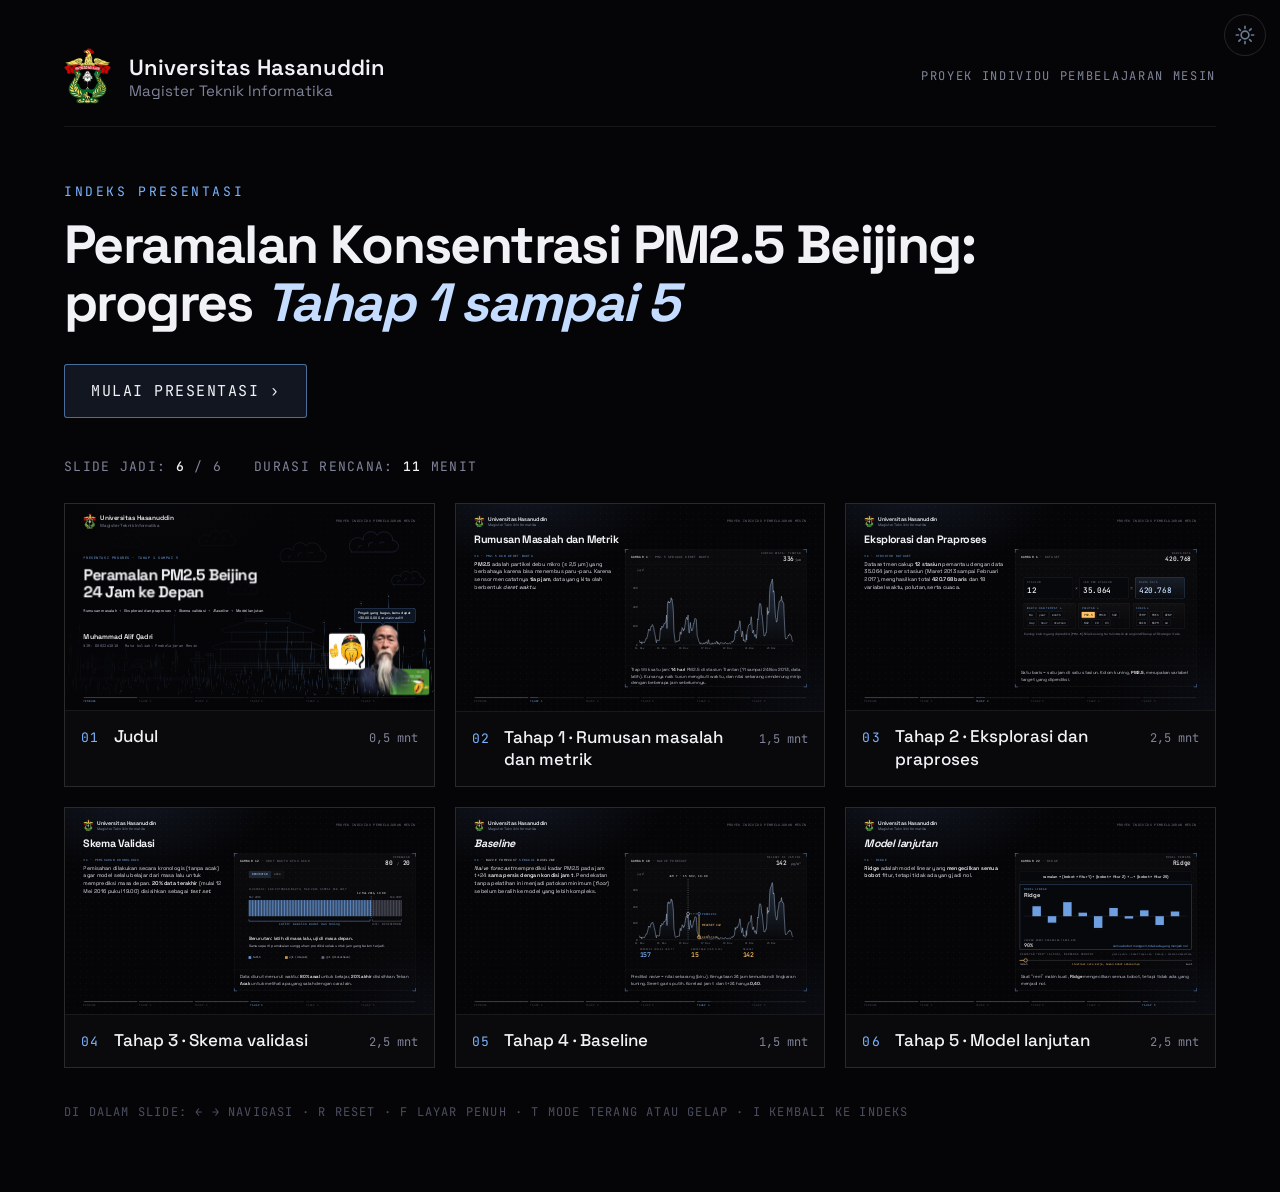
<file: Presentasi/Presentasi Tahap 1-4/INDEX.html>
<!doctype html>
<html lang="id">
<head>
<meta charset="utf-8">
<meta name="viewport" content="width=device-width, initial-scale=1">
<title>Presentasi Proyek ML PM2.5 Beijing · Indeks</title>
<link rel="preconnect" href="https://fonts.googleapis.com">
<link rel="preconnect" href="https://fonts.gstatic.com" crossorigin>
<link href="https://fonts.googleapis.com/css2?family=JetBrains+Mono:wght@400;500&family=Space+Grotesk:wght@400;500;600;700&display=swap" rel="stylesheet">
<style>
:root{
  --bg:#050507;--line:rgba(255,255,255,.13);--line2:rgba(255,255,255,.07);
  --text:#f1f2f6;--body:#c4c7d4;--mute:#80849a;--accent:#7db4ff;--accent-bright:#c4dcff;
  --sans:'Space Grotesk','Segoe UI',system-ui,sans-serif;--mono:'JetBrains Mono','Cascadia Mono',Consolas,monospace;
}
*{box-sizing:border-box;margin:0;padding:0}
html{background:var(--bg)}
body{min-height:100vh;font-family:var(--sans);color:var(--text);padding:48px clamp(20px,5vw,96px) 72px;
  background:
    radial-gradient(1100px 600px at 18% -8%,rgba(110,140,220,.13),transparent 70%),
    radial-gradient(rgba(255,255,255,.055) 1px,transparent 1.2px) 0 0/32px 32px,var(--bg)}
.top{display:flex;align-items:center;justify-content:space-between;gap:24px;padding-bottom:22px;border-bottom:1px solid var(--line2);flex-wrap:wrap}
.brand{display:flex;align-items:center;gap:18px}
.brand img{height:56px;width:auto}
.brand b{display:block;font-size:22px;font-weight:600}
.brand span{display:block;font-size:15px;color:var(--mute)}
.tag{font-family:var(--mono);font-size:12px;letter-spacing:.14em;text-transform:uppercase;color:var(--mute)}
.hero{padding:56px 0 40px;display:flex;align-items:flex-end;justify-content:space-between;gap:32px;flex-wrap:wrap}
.hero .eyebrow{font-family:var(--mono);font-size:13px;letter-spacing:.2em;text-transform:uppercase;color:var(--accent);margin-bottom:16px}
h1{font-size:clamp(34px,4.2vw,60px);line-height:1.08;font-weight:700;letter-spacing:-.03em;max-width:1000px}
h1 em{font-style:italic;color:var(--accent-bright)}
.start{font-family:var(--mono);font-size:15px;letter-spacing:.1em;text-transform:uppercase;color:var(--text);text-decoration:none;border:1px solid rgba(125,180,255,.55);background:rgba(125,180,255,.1);padding:16px 26px;border-radius:3px;transition:background .2s,border-color .2s}
.start:hover{background:rgba(125,180,255,.2);border-color:var(--accent)}
.meta{display:flex;gap:32px;flex-wrap:wrap;font-family:var(--mono);font-size:13px;letter-spacing:.1em;color:var(--mute);text-transform:uppercase;margin-bottom:28px}
.meta b{color:var(--text);font-weight:500}
.grid{display:grid;grid-template-columns:repeat(auto-fill,minmax(300px,1fr));gap:20px}
.card{position:relative;display:block;text-decoration:none;color:inherit;border:1px solid var(--line);background:rgba(255,255,255,.02);transition:border-color .2s,transform .2s}
a.card:hover{border-color:var(--accent);transform:translateY(-3px)}
.thumb{position:relative;aspect-ratio:16/9;overflow:hidden;background:#07080b;border-bottom:1px solid var(--line2)}
.thumb iframe{position:absolute;left:0;top:0;width:1920px;height:1080px;border:0;transform-origin:0 0;pointer-events:none}
.thumb.empty{display:flex;align-items:center;justify-content:center;font-family:var(--mono);font-size:12px;letter-spacing:.14em;text-transform:uppercase;color:#4b4e60;background:repeating-linear-gradient(135deg,rgba(255,255,255,.02) 0 10px,transparent 10px 20px)}
.info{display:flex;align-items:baseline;gap:14px;padding:14px 16px 16px}
.no{font-family:var(--mono);font-size:13px;color:var(--accent);letter-spacing:.1em}
.ttl{font-size:17px;font-weight:500;line-height:1.3;flex:1}
.tm{font-family:var(--mono);font-size:12px;color:var(--mute);white-space:nowrap}
.card.todo{opacity:.55}
.card.todo .no{color:var(--mute)}
.foot{margin-top:36px;font-family:var(--mono);font-size:12px;letter-spacing:.1em;color:#4b4e60;text-transform:uppercase}
</style>
<link rel="stylesheet" href="ASET/tema.css">
<script src="ASET/tema.js"></script>
</head>
<body>
<div class="top">
  <div class="brand">
    <img src="ASET/LOGO-UNHAS.png" alt="Logo Universitas Hasanuddin">
    <div><b>Universitas Hasanuddin</b><span>Magister Teknik Informatika</span></div>
  </div>
  <div class="tag">Proyek Individu Pembelajaran Mesin</div>
</div>

<div class="hero">
  <div>
    <div class="eyebrow">Indeks presentasi</div>
    <h1>Peramalan Konsentrasi PM2.5 Beijing: progres <em>Tahap 1 sampai 5</em></h1>
  </div>
  <a class="start" href="SLIDE1.html" id="start">Mulai presentasi ›</a>
</div>

<div class="meta"><span>Slide jadi: <b id="done">0</b> / 6</span><span>Durasi rencana: <b id="dur">0</b> menit</span></div>
<div class="grid" id="grid"></div>
<div class="foot">Di dalam slide: ← → navigasi · R reset · F layar penuh · T mode terang atau gelap · I kembali ke indeks</div>

<script>
/* Daftar slide sesuai rencana. Setelah file SLIDEN.html dibuat, ubah ready menjadi true. */
const SLIDES=[
  {t:'Judul',m:0.5,f:'SLIDE1.html',ready:true},
  {t:'Tahap 1 · Rumusan masalah dan metrik',m:1.5,f:'SLIDE2.html',ready:true},
  {t:'Tahap 2 · Eksplorasi dan praproses',m:2.5,f:'SLIDE3.html',ready:true},
  {t:'Tahap 3 · Skema validasi',m:2.5,f:'SLIDE4.html',ready:true},
  {t:'Tahap 4 · Baseline',m:1.5,f:'SLIDE5.html',ready:true},
  {t:'Tahap 5 · Model lanjutan',m:2.5,f:'SLIDE6.html',ready:true}
];
const grid=document.getElementById('grid');
const fm=m=>String(m).replace('.',',')+' mnt';
SLIDES.forEach((s,i)=>{
  const el=document.createElement(s.ready?'a':'div');
  el.className='card'+(s.ready?'':' todo');
  if(s.ready) el.href=s.f;
  const no=String(i+1).padStart(2,'0');
  el.innerHTML=(s.ready?'<div class="thumb"><iframe src="'+s.f+'" tabindex="-1" loading="lazy" title="Pratinjau slide '+(i+1)+'"></iframe></div>':'<div class="thumb empty">Menyusul</div>')
    +'<div class="info"><span class="no">'+no+'</span><span class="ttl">'+s.t+'</span><span class="tm">'+fm(s.m)+'</span></div>';
  grid.appendChild(el);
});
document.getElementById('done').textContent=SLIDES.filter(s=>s.ready).length;
document.getElementById('dur').textContent=String(SLIDES.reduce((a,s)=>a+s.m,0)).replace('.',',');
function fitThumbs(){document.querySelectorAll('.thumb iframe').forEach(f=>{const w=f.parentElement.clientWidth;f.style.transform='scale('+(w/1920)+')';});}
addEventListener('resize',fitThumbs);fitThumbs();
function leave(url){if(window.TEMA)TEMA.leave(url);else location.href=url;}
document.querySelectorAll('a').forEach(a=>a.addEventListener('click',e=>{e.preventDefault();leave(a.getAttribute('href'));}));
addEventListener('keydown',e=>{if(e.key==='Enter'||e.key===' '){e.preventDefault();leave('SLIDE1.html');}});
</script>
</body>
</html>
</file>
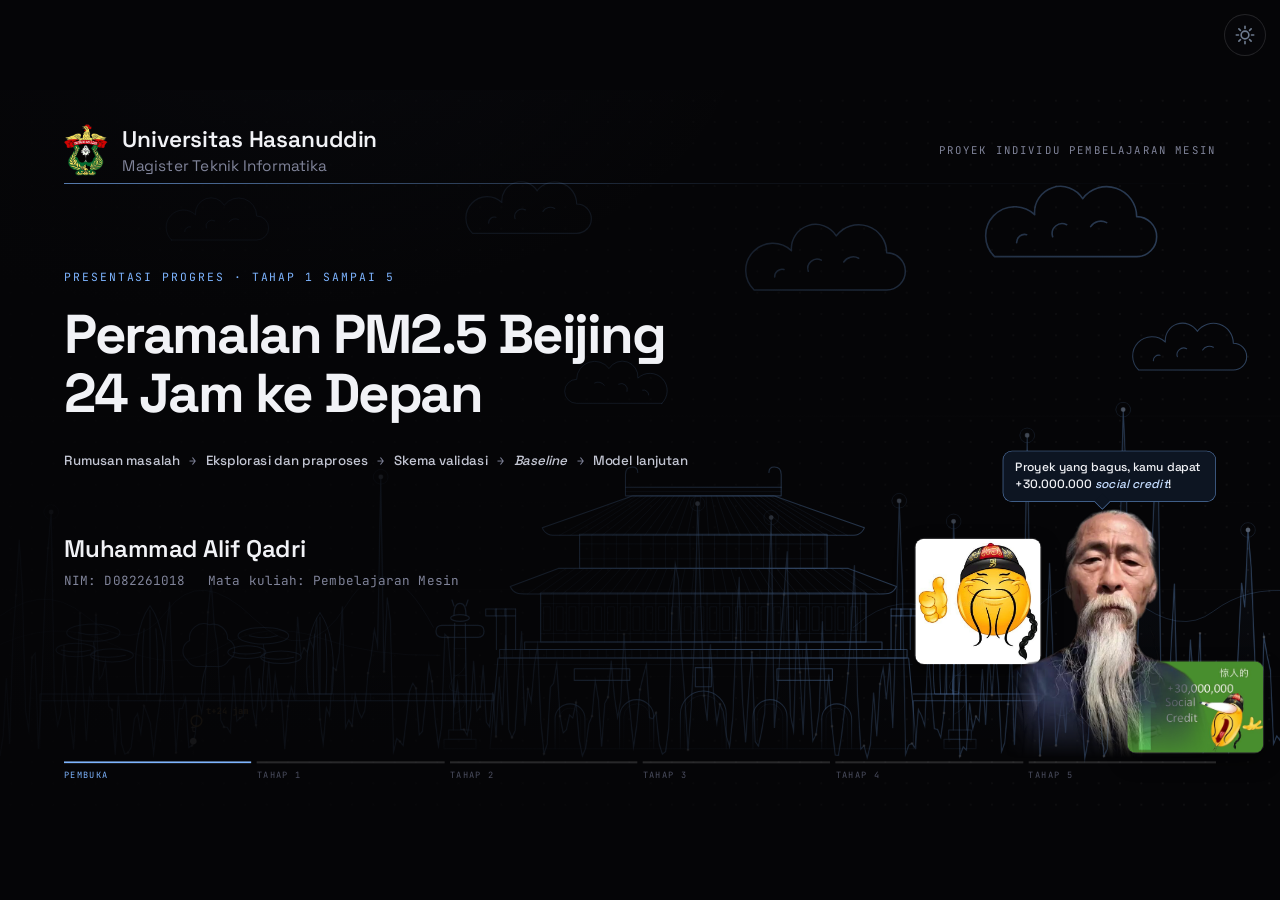
<file: Presentasi/Presentasi Tahap 1-4/SLIDE1.html>
<!doctype html>
<html lang="id">
<head>
<meta charset="utf-8">
<meta name="viewport" content="width=device-width, initial-scale=1">
<title>Slide 1 · Judul</title>
<link rel="preconnect" href="https://fonts.googleapis.com">
<link rel="preconnect" href="https://fonts.gstatic.com" crossorigin>
<link href="https://fonts.googleapis.com/css2?family=JetBrains+Mono:wght@400;500&family=Space+Grotesk:wght@400;500;600;700&display=swap" rel="stylesheet">
<style>
:root{
  --bg:#050507;
  --line:rgba(255,255,255,.13);
  --line2:rgba(255,255,255,.07);
  --text:#f1f2f6;
  --body:#c4c7d4;
  --mute:#80849a;
  --accent:#7db4ff;
  --accent-bright:#c4dcff;
  --sans:'Space Grotesk','Segoe UI',system-ui,sans-serif;
  --mono:'JetBrains Mono','Cascadia Mono',Consolas,monospace;
}
*{box-sizing:border-box;margin:0;padding:0}
html,body{width:100%;height:100%;background:#050507;overflow:hidden;font-family:var(--sans);color:var(--text)}

#stage{
  position:absolute;left:0;top:0;width:1920px;height:1080px;transform-origin:0 0;overflow:hidden;
  background:
    radial-gradient(1100px 600px at 18% -8%,rgba(110,140,220,.13),transparent 70%),
    radial-gradient(rgba(255,255,255,.055) 1px,transparent 1.2px) 0 0/32px 32px,
    var(--bg);
}
#net{position:absolute;inset:0;width:1920px;height:1080px;opacity:.5}
#city{position:absolute;inset:0;width:1920px;height:1080px;fill:none;-webkit-mask-image:linear-gradient(to bottom,#000 0,#000 84%,transparent 93%);mask-image:linear-gradient(to bottom,#000 0,#000 84%,transparent 93%);stroke:rgba(125,180,255,.55);stroke-width:2;stroke-linejoin:round;stroke-linecap:round;pointer-events:none}
#city .fl{stroke:rgba(125,180,255,.24);stroke-width:1.1}#city .x{stroke:rgba(125,180,255,.24);stroke-width:1.1}#city .sk{stroke:rgba(125,180,255,.4);stroke-width:1.6}#city .mt{stroke:rgba(125,180,255,.2);stroke-width:1.5}#city .mt .m2{stroke:rgba(125,180,255,.14)}#city .tr{stroke:rgba(125,180,255,.5);stroke-width:1.6}#city .hb{stroke:rgba(125,180,255,.55);stroke-width:1.8}

.veil{position:absolute;inset:0;background:linear-gradient(90deg,rgba(5,5,7,.92) 0%,rgba(5,5,7,.74) 48%,rgba(5,5,7,.1) 100%);pointer-events:none}

/* ───────── Isi ───────── */
.header{position:absolute;left:96px;right:96px;top:52px;height:76px;display:flex;align-items:center;justify-content:space-between}
.brand{display:flex;align-items:center;gap:22px}
.brand img{height:78px;width:auto;display:block}
.brand b{display:block;font-size:34px;font-weight:600;letter-spacing:-.01em}
.brand span{display:block;font-size:23px;color:var(--mute);margin-top:3px}
.tag{font-family:var(--mono);font-size:16px;letter-spacing:.14em;text-transform:uppercase;color:var(--mute)}
.rule{position:absolute;left:96px;top:140px;width:1728px;height:1px;background:linear-gradient(90deg,var(--accent),rgba(125,180,255,.1) 60%,transparent);transform-origin:left;transform:scaleX(0)}

.main{position:absolute;left:96px;top:270px;width:1560px}
.eyebrow{font-family:var(--mono);font-size:17px;letter-spacing:.2em;text-transform:uppercase;color:var(--accent);margin-bottom:30px;display:flex;align-items:center;gap:16px}
h1{font-size:82px;line-height:1.08;font-weight:700;letter-spacing:-.035em;color:var(--text)}
h1 em{font-style:italic;color:var(--accent-bright)}
h1 .w{display:inline-block;opacity:0}

.chips{display:flex;align-items:center;gap:14px;margin-top:44px}
.chip em{font-style:italic}
.chip{font-size:20px;font-weight:500;color:var(--body);letter-spacing:-.005em;opacity:0}
.plus{font-family:var(--mono);font-size:18px;color:var(--mute);opacity:0}
.sub em{font-style:italic;color:var(--body)}
.sub{margin-top:44px;max-width:1160px;font-size:26px;line-height:1.5;color:var(--mute);opacity:0}
.who{margin-top:96px;opacity:0}
.who b{display:block;font-size:36px;font-weight:600;letter-spacing:-.01em}
.who span{display:inline-block;margin-top:12px;margin-right:34px;font-family:var(--mono);font-size:19px;letter-spacing:.06em;color:var(--mute)}

/* ───────── Animasi masuk ───────── */
.play .rule{animation:draw 1.4s cubic-bezier(.3,.7,.2,1) .15s forwards}
.play .eyebrow{animation:rise .8s ease .35s both}
.play h1 .w{animation:word .9s cubic-bezier(.2,.7,.2,1) calc(.5s + var(--i)*70ms) forwards}
.play .chip,.play .plus{animation:rise .7s ease calc(1.5s + var(--j)*110ms) forwards}
.play .sub{animation:rise .8s ease 2.4s forwards}
.play .who{animation:rise .8s ease 2.7s forwards}
@keyframes draw{to{transform:scaleX(1)}}
@keyframes rise{from{opacity:0;transform:translateY(16px)}to{opacity:1;transform:none}}
@keyframes word{from{opacity:0;transform:translateY(26px);filter:blur(8px)}to{opacity:1;transform:none;filter:blur(0)}}

/* ───────── Meme pembuka ─────────
   Foto kakek di kanan (rata margin 1824). Dua kartu diletakkan di belakangnya, mengintip dari sisi kiri atas dan kanan bawah. */
.meme{position:absolute;opacity:0;display:block;transform:none}
.m-emoji,.m-credit{border-radius:14px;border:1px solid rgba(255,255,255,.2);box-shadow:0 12px 30px rgba(0,0,0,.45);object-fit:cover}
.m-emoji{left:1372px;top:672px;width:190px;height:190px}
.m-credit{left:1690px;top:856px;width:206px;height:139px}
.m-kakek{left:1503px;top:626px;width:321px;height:380px;-webkit-mask-image:linear-gradient(to bottom,#000 76%,transparent 99%);mask-image:linear-gradient(to bottom,#000 76%,transparent 99%)}
.m-bubble{left:1504px;bottom:462px;width:320px;padding:12px 18px 13px;border:1px solid rgba(125,180,255,.6);border-radius:14px;background:#0d1522;color:var(--text);font-size:18px;font-weight:500;line-height:1.38;letter-spacing:-.005em}
.m-bubble em{font-style:italic;color:var(--accent-bright)}
.m-bubble::after{content:"";position:absolute;left:140px;bottom:-9px;width:16px;height:16px;background:#0d1522;border-right:1px solid rgba(125,180,255,.6);border-bottom:1px solid rgba(125,180,255,.6);transform:rotate(45deg)}
.play .meme{animation:pop .6s cubic-bezier(.2,.75,.25,1) var(--d,2.4s) forwards}
@keyframes pop{from{opacity:0;transform:translateY(40px) scale(.94)}to{opacity:1;transform:none}}

/* ───────── Footer ───────── */
.footer{position:absolute;left:96px;right:96px;bottom:44px;height:62px;display:flex;align-items:flex-end;justify-content:space-between}
.prog{display:flex;gap:8px;width:1000px}
.seg{position:relative}
.seg .bar{height:3px;background:rgba(255,255,255,.14);position:relative;overflow:hidden}
.seg .bar i{position:absolute;left:0;top:0;bottom:0;width:0;background:var(--accent);transition:width 1.2s ease}
.seg span{display:block;margin-top:9px;font-family:var(--mono);font-size:13px;letter-spacing:.12em;text-transform:uppercase;color:#4b4e60;white-space:nowrap}
.seg.cur span{color:var(--accent)}
.ctrl{display:flex;align-items:center;gap:12px}
.cnt{font-family:var(--mono);font-size:17px;letter-spacing:.12em;color:var(--mute);margin-right:10px;min-width:70px;text-align:right}
.btn{font-family:var(--mono);font-size:17px;letter-spacing:.1em;text-transform:uppercase;color:var(--text);background:rgba(255,255,255,.03);border:1px solid var(--line);border-radius:3px;height:50px;padding:0 22px;cursor:pointer;transition:background .2s,border-color .2s,color .2s}
.btn:hover:not(:disabled){background:rgba(125,180,255,.12);border-color:var(--accent);color:var(--accent-bright)}
.btn.pri{border-color:rgba(125,180,255,.55);background:rgba(125,180,255,.1)}
.btn:disabled{opacity:.3;cursor:default}
.btn:focus-visible{outline:2px solid var(--accent);outline-offset:2px}
.hint{position:absolute;right:96px;bottom:12px;font-family:var(--mono);font-size:12px;letter-spacing:.1em;color:#4b4e60;text-transform:uppercase}

/* ───────── Dock navigasi (pop up, muncul saat kursor di bawah) ───────── */
.prog{width:100%}
#dock{position:absolute;left:50%;bottom:78px;transform:translate(-50%,28px);opacity:0;pointer-events:none;z-index:10;
  display:flex;flex-direction:column;align-items:center;gap:8px;padding:12px 16px 9px;
  background:#0a0b0f;border:1px solid rgba(255,255,255,.2);border-radius:6px;box-shadow:0 18px 50px rgba(0,0,0,.6);
  transition:opacity .35s ease,transform .35s ease}
#dock.show{opacity:1;transform:translate(-50%,0);pointer-events:auto}
#dock .hint{position:static}

#dock .btn{font-size:14px;height:36px;padding:0 16px;letter-spacing:.08em}
#dock .cnt{font-size:14px;min-width:54px;margin-right:6px}
#dock .ctrl{gap:8px}
#dock .hint{font-size:11px}
.edge-hint{position:fixed;top:0;bottom:0;width:7vw;pointer-events:none;opacity:0;transition:opacity .25s ease;z-index:5}
.edge-hint.l{left:0;background:linear-gradient(90deg,rgba(125,180,255,.14),transparent)}
.edge-hint.r{right:0;background:linear-gradient(270deg,rgba(125,180,255,.14),transparent)}
.edge-hint.on{opacity:1}
</style>
<link rel="stylesheet" href="ASET/tema.css">
<script src="ASET/tema.js"></script>
</head>
<body>
<div class="edge-hint l" id="eh-l"></div><div class="edge-hint r" id="eh-r"></div>
<div id="stage">
  <svg id="city" viewBox="0 0 1920 1080" aria-hidden="true"><defs><path id="cld" d="M8 0H150A20 20 0 0 0 150 -40A30 30 0 0 0 96 -58A26 26 0 0 0 48 -42A22 22 0 0 0 8 0Z"/><path id="cld2" d="M66 -20a10 10 0 0 1 14 -12M104 -30a12 12 0 0 1 16 -4M30 -14a8 8 0 0 1 10 -8"/><g id="pine"><path d="M0 0C-5 -26 6 -50 0 -78"/><ellipse cx="0" cy="-92" rx="40" ry="13"/><ellipse cx="-26" cy="-66" rx="30" ry="10"/><ellipse cx="28" cy="-58" rx="32" ry="10"/><path d="M-22 -92q22 6 44 0M-48 -66q22 6 44 0M-2 -58q24 6 50 0"/></g><g id="cyp"><path d="M0 -135C20 -108 26 -58 20 0H-20C-26 -58 -20 -108 0 -135Z"/><path d="M0 -128V0M-9 -100C-12 -70 -12 -35 -10 0M9 -100C12 -70 12 -35 10 0"/></g><g id="rnd"><path d="M-8 0C-8 -20 -4 -34 0 -44"/><path d="M-30 -52A18 18 0 0 1 -26 -82A22 22 0 0 1 4 -106A22 22 0 0 1 32 -84A18 18 0 0 1 34 -52A20 20 0 0 1 14 -42H-16A20 20 0 0 1 -30 -52Z"/></g><g id="hb"><rect x="-24" y="-14" width="48" height="14"/><rect x="-17" y="-28" width="34" height="14"/><path d="M-10 -28L-8 -188M10 -28L8 -188"/><path d="M-36 -176q0 -9 9 -9H27q9 0 9 9q0 9 -9 9H-27q-9 0 -9 -9Z"/><ellipse cx="0" cy="-196" rx="14" ry="5"/><path d="M-9 -200q0 -18 9 -18q9 0 9 18M-9 -214l-3 -9M9 -214l3 -9"/><path class="x" d="M-10 -70H10M-9 -110H9M-9 -150H9M-8 -52q16 -8 16 -20t-16 -14t-0 -22q16 -8 16 -20"/></g></defs><g id="scenery"><g class="sk"><use href="#cld" transform="translate(250 225) scale(0.9 0.9)"/><use href="#cld2" transform="translate(250 225) scale(0.9 0.9)"/><use href="#cld" transform="translate(700 215) scale(1.1 1.1)"/><use href="#cld2" transform="translate(700 215) scale(1.1 1.1)"/><use href="#cld" transform="translate(1120 300) scale(1.4 1.4)"/><use href="#cld2" transform="translate(1120 300) scale(1.4 1.4)"/><use href="#cld" transform="translate(1480 250) scale(1.5 1.5)"/><use href="#cld2" transform="translate(1480 250) scale(1.5 1.5)"/><use href="#cld" transform="translate(1700 420) scale(1 1)"/><use href="#cld2" transform="translate(1700 420) scale(1 1)"/><use href="#cld" transform="translate(1000 470) scale(-0.9 0.9)"/><use href="#cld2" transform="translate(1000 470) scale(-0.9 0.9)"/></g><g class="mt"><path d="M-20 806Q60 730 130 790T250 782T380 792T520 772T650 806"/><path d="M1280 806Q1350 744 1420 790T1560 772T1700 764T1820 782T1940 752"/><path d="M-20 842Q80 786 170 832T330 836T480 822T660 848" class="m2"/></g><g class="tr"><path d="M60 988V916H740M60 906H740V916M60 906V916"/><path d="M1370 988V916H1560M1370 906H1560V916M1560 906V916"/><g class="x"><line x1="80" y1="906" x2="80" y2="916"/><line x1="108" y1="906" x2="108" y2="916"/><line x1="136" y1="906" x2="136" y2="916"/><line x1="164" y1="906" x2="164" y2="916"/><line x1="192" y1="906" x2="192" y2="916"/><line x1="220" y1="906" x2="220" y2="916"/><line x1="248" y1="906" x2="248" y2="916"/><line x1="276" y1="906" x2="276" y2="916"/><line x1="304" y1="906" x2="304" y2="916"/><line x1="332" y1="906" x2="332" y2="916"/><line x1="360" y1="906" x2="360" y2="916"/><line x1="388" y1="906" x2="388" y2="916"/><line x1="416" y1="906" x2="416" y2="916"/><line x1="444" y1="906" x2="444" y2="916"/><line x1="472" y1="906" x2="472" y2="916"/><line x1="500" y1="906" x2="500" y2="916"/><line x1="528" y1="906" x2="528" y2="916"/><line x1="556" y1="906" x2="556" y2="916"/><line x1="584" y1="906" x2="584" y2="916"/><line x1="612" y1="906" x2="612" y2="916"/><line x1="640" y1="906" x2="640" y2="916"/><line x1="668" y1="906" x2="668" y2="916"/><line x1="696" y1="906" x2="696" y2="916"/><line x1="724" y1="906" x2="724" y2="916"/><line x1="1390" y1="906" x2="1390" y2="916"/><line x1="1418" y1="906" x2="1418" y2="916"/><line x1="1446" y1="906" x2="1446" y2="916"/><line x1="1474" y1="906" x2="1474" y2="916"/><line x1="1502" y1="906" x2="1502" y2="916"/><line x1="1530" y1="906" x2="1530" y2="916"/><line x1="1558" y1="906" x2="1558" y2="916"/></g><use href="#pine" transform="translate(140 906) scale(1 1)"/><use href="#cyp" transform="translate(225 906) scale(0.98 0.98)"/><use href="#rnd" transform="translate(310 906) scale(0.98 0.98)"/><use href="#pine" transform="translate(395 906) scale(0.95 0.95)"/><use href="#cyp" transform="translate(480 906) scale(0.9 0.9)"/><use href="#cyp" transform="translate(1420 906) scale(0.9 0.9)"/><use href="#pine" transform="translate(1430 906) scale(0.95 0.95)"/></g><g class="hb"><use href="#hb" transform="translate(690 988) scale(1 1)"/><use href="#hb" transform="translate(1440 988) scale(1 1)"/></g></g><g id="landmark" transform="translate(1055 988) scale(.8)"><path d="M-400 0L-385 -170H385L400 0Z"/><rect x="-382" y="-186" width="764" height="16"/><path d="M-278.0 0V-56.0A28.0 28.0 0 0 1 -222.0 -56.0V0"/><path d="M-157.0 0V-60.0A32.0 32.0 0 0 1 -93.0 -60.0V0"/><path d="M-43.0 0V-65.0A43.0 43.0 0 0 1 43.0 -65.0V0"/><path d="M93.0 0V-60.0A32.0 32.0 0 0 1 157.0 -60.0V0"/><path d="M222.0 0V-56.0A28.0 28.0 0 0 1 278.0 -56.0V0"/><rect x="-242" y="-150" width="104" height="22"/><rect x="138" y="-150" width="104" height="22"/><rect x="-15" y="-152" width="30" height="36"/><rect x="-335" y="-200" width="670" height="14"/><rect x="-305" y="-292" width="610" height="92"/><path d="M-362 -304C-356 -290 -346 -290 -330 -290H330C346 -290 356 -290 362 -304L272 -338H-272Z"/><rect x="-232" y="-402" width="464" height="64"/><path d="M-302 -414C-296 -400 -286 -400 -270 -400H270C286 -400 296 -400 302 -414L132 -474H-132Z"/><rect x="-146" y="-490" width="292" height="16"/><path d="M-146 -490v-24q0 -14 13 -14q10 0 10 10"/><path d="M146 -490v-24q0 -14 -13 -14q-10 0 -10 10"/><line x1="-146" y1="-482" x2="146" y2="-482" class="x"/><line x1="-352" y1="-186" x2="-352" y2="-262"/><path d="M-352 -262h-20v13h20"/><line x1="-370" y1="-186" x2="-370" y2="-262"/><path d="M-370 -262h-20v13h20"/><line x1="-388" y1="-186" x2="-388" y2="-262"/><path d="M-388 -262h-20v13h20"/><line x1="352" y1="-186" x2="352" y2="-262"/><path d="M352 -262h20v13h-20"/><line x1="370" y1="-186" x2="370" y2="-262"/><path d="M370 -262h20v13h-20"/><line x1="388" y1="-186" x2="388" y2="-262"/><path d="M388 -262h20v13h-20"/><g class="fl"><line x1="-392" y1="-158" x2="392" y2="-158"/><line x1="-374" y1="-186" x2="-374" y2="-170"/><line x1="-358" y1="-186" x2="-358" y2="-170"/><line x1="-342" y1="-186" x2="-342" y2="-170"/><line x1="-326" y1="-186" x2="-326" y2="-170"/><line x1="-310" y1="-186" x2="-310" y2="-170"/><line x1="-294" y1="-186" x2="-294" y2="-170"/><line x1="-278" y1="-186" x2="-278" y2="-170"/><line x1="-262" y1="-186" x2="-262" y2="-170"/><line x1="-246" y1="-186" x2="-246" y2="-170"/><line x1="-230" y1="-186" x2="-230" y2="-170"/><line x1="-214" y1="-186" x2="-214" y2="-170"/><line x1="-198" y1="-186" x2="-198" y2="-170"/><line x1="-182" y1="-186" x2="-182" y2="-170"/><line x1="-166" y1="-186" x2="-166" y2="-170"/><line x1="-150" y1="-186" x2="-150" y2="-170"/><line x1="-134" y1="-186" x2="-134" y2="-170"/><line x1="-118" y1="-186" x2="-118" y2="-170"/><line x1="-102" y1="-186" x2="-102" y2="-170"/><line x1="-86" y1="-186" x2="-86" y2="-170"/><line x1="-70" y1="-186" x2="-70" y2="-170"/><line x1="-54" y1="-186" x2="-54" y2="-170"/><line x1="-38" y1="-186" x2="-38" y2="-170"/><line x1="-22" y1="-186" x2="-22" y2="-170"/><line x1="-6" y1="-186" x2="-6" y2="-170"/><line x1="10" y1="-186" x2="10" y2="-170"/><line x1="26" y1="-186" x2="26" y2="-170"/><line x1="42" y1="-186" x2="42" y2="-170"/><line x1="58" y1="-186" x2="58" y2="-170"/><line x1="74" y1="-186" x2="74" y2="-170"/><line x1="90" y1="-186" x2="90" y2="-170"/><line x1="106" y1="-186" x2="106" y2="-170"/><line x1="122" y1="-186" x2="122" y2="-170"/><line x1="138" y1="-186" x2="138" y2="-170"/><line x1="154" y1="-186" x2="154" y2="-170"/><line x1="170" y1="-186" x2="170" y2="-170"/><line x1="186" y1="-186" x2="186" y2="-170"/><line x1="202" y1="-186" x2="202" y2="-170"/><line x1="218" y1="-186" x2="218" y2="-170"/><line x1="234" y1="-186" x2="234" y2="-170"/><line x1="250" y1="-186" x2="250" y2="-170"/><line x1="266" y1="-186" x2="266" y2="-170"/><line x1="282" y1="-186" x2="282" y2="-170"/><line x1="298" y1="-186" x2="298" y2="-170"/><line x1="314" y1="-186" x2="314" y2="-170"/><line x1="330" y1="-186" x2="330" y2="-170"/><line x1="346" y1="-186" x2="346" y2="-170"/><line x1="362" y1="-186" x2="362" y2="-170"/><path d="M-270.0 0V-56.0A20.0 20.0 0 0 1 -230.0 -56.0V0"/><path d="M-149.0 0V-60.0A24.0 24.0 0 0 1 -101.0 -60.0V0"/><path d="M-35.0 0V-65.0A35.0 35.0 0 0 1 35.0 -65.0V0"/><path d="M101.0 0V-60.0A24.0 24.0 0 0 1 149.0 -60.0V0"/><path d="M230.0 0V-56.0A20.0 20.0 0 0 1 270.0 -56.0V0"/><line x1="-305" y1="-292" x2="-305" y2="-200"/><line x1="-281" y1="-292" x2="-281" y2="-200"/><line x1="-257" y1="-292" x2="-257" y2="-200"/><line x1="-233" y1="-292" x2="-233" y2="-200"/><line x1="-209" y1="-292" x2="-209" y2="-200"/><line x1="-185" y1="-292" x2="-185" y2="-200"/><line x1="-161" y1="-292" x2="-161" y2="-200"/><line x1="-137" y1="-292" x2="-137" y2="-200"/><line x1="-113" y1="-292" x2="-113" y2="-200"/><line x1="-89" y1="-292" x2="-89" y2="-200"/><line x1="-65" y1="-292" x2="-65" y2="-200"/><line x1="-41" y1="-292" x2="-41" y2="-200"/><line x1="-17" y1="-292" x2="-17" y2="-200"/><line x1="7" y1="-292" x2="7" y2="-200"/><line x1="31" y1="-292" x2="31" y2="-200"/><line x1="55" y1="-292" x2="55" y2="-200"/><line x1="79" y1="-292" x2="79" y2="-200"/><line x1="103" y1="-292" x2="103" y2="-200"/><line x1="127" y1="-292" x2="127" y2="-200"/><line x1="151" y1="-292" x2="151" y2="-200"/><line x1="175" y1="-292" x2="175" y2="-200"/><line x1="199" y1="-292" x2="199" y2="-200"/><line x1="223" y1="-292" x2="223" y2="-200"/><line x1="247" y1="-292" x2="247" y2="-200"/><line x1="271" y1="-292" x2="271" y2="-200"/><line x1="295" y1="-292" x2="295" y2="-200"/><line x1="-305" y1="-272" x2="305" y2="-272"/><line x1="-305" y1="-216" x2="305" y2="-216"/><rect x="-299" y="-266" width="12" height="44"/><rect x="-275" y="-266" width="12" height="44"/><rect x="-251" y="-266" width="12" height="44"/><rect x="-227" y="-266" width="12" height="44"/><rect x="-203" y="-266" width="12" height="44"/><rect x="-179" y="-266" width="12" height="44"/><rect x="-155" y="-266" width="12" height="44"/><rect x="-131" y="-266" width="12" height="44"/><rect x="-107" y="-266" width="12" height="44"/><rect x="-83" y="-266" width="12" height="44"/><rect x="-59" y="-266" width="12" height="44"/><rect x="-35" y="-266" width="12" height="44"/><rect x="-11" y="-266" width="12" height="44"/><rect x="13" y="-266" width="12" height="44"/><rect x="37" y="-266" width="12" height="44"/><rect x="61" y="-266" width="12" height="44"/><rect x="85" y="-266" width="12" height="44"/><rect x="109" y="-266" width="12" height="44"/><rect x="133" y="-266" width="12" height="44"/><rect x="157" y="-266" width="12" height="44"/><rect x="181" y="-266" width="12" height="44"/><rect x="205" y="-266" width="12" height="44"/><rect x="229" y="-266" width="12" height="44"/><rect x="253" y="-266" width="12" height="44"/><rect x="277" y="-266" width="12" height="44"/><line x1="-330" y1="-290" x2="-257.4" y2="-338"/><line x1="-308" y1="-290" x2="-240.2" y2="-338"/><line x1="-286" y1="-290" x2="-223.1" y2="-338"/><line x1="-264" y1="-290" x2="-205.9" y2="-338"/><line x1="-242" y1="-290" x2="-188.8" y2="-338"/><line x1="-220" y1="-290" x2="-171.6" y2="-338"/><line x1="-198" y1="-290" x2="-154.4" y2="-338"/><line x1="-176" y1="-290" x2="-137.3" y2="-338"/><line x1="-154" y1="-290" x2="-120.1" y2="-338"/><line x1="-132" y1="-290" x2="-103.0" y2="-338"/><line x1="-110" y1="-290" x2="-85.8" y2="-338"/><line x1="-88" y1="-290" x2="-68.6" y2="-338"/><line x1="-66" y1="-290" x2="-51.5" y2="-338"/><line x1="-44" y1="-290" x2="-34.3" y2="-338"/><line x1="-22" y1="-290" x2="-17.2" y2="-338"/><line x1="0" y1="-290" x2="0.0" y2="-338"/><line x1="22" y1="-290" x2="17.2" y2="-338"/><line x1="44" y1="-290" x2="34.3" y2="-338"/><line x1="66" y1="-290" x2="51.5" y2="-338"/><line x1="88" y1="-290" x2="68.6" y2="-338"/><line x1="110" y1="-290" x2="85.8" y2="-338"/><line x1="132" y1="-290" x2="103.0" y2="-338"/><line x1="154" y1="-290" x2="120.1" y2="-338"/><line x1="176" y1="-290" x2="137.3" y2="-338"/><line x1="198" y1="-290" x2="154.4" y2="-338"/><line x1="220" y1="-290" x2="171.6" y2="-338"/><line x1="242" y1="-290" x2="188.8" y2="-338"/><line x1="264" y1="-290" x2="205.9" y2="-338"/><line x1="286" y1="-290" x2="223.1" y2="-338"/><line x1="308" y1="-290" x2="240.2" y2="-338"/><line x1="330" y1="-290" x2="257.4" y2="-338"/><line x1="-232" y1="-402" x2="-232" y2="-338"/><line x1="-209" y1="-402" x2="-209" y2="-338"/><line x1="-186" y1="-402" x2="-186" y2="-338"/><line x1="-163" y1="-402" x2="-163" y2="-338"/><line x1="-140" y1="-402" x2="-140" y2="-338"/><line x1="-117" y1="-402" x2="-117" y2="-338"/><line x1="-94" y1="-402" x2="-94" y2="-338"/><line x1="-71" y1="-402" x2="-71" y2="-338"/><line x1="-48" y1="-402" x2="-48" y2="-338"/><line x1="-25" y1="-402" x2="-25" y2="-338"/><line x1="-2" y1="-402" x2="-2" y2="-338"/><line x1="21" y1="-402" x2="21" y2="-338"/><line x1="44" y1="-402" x2="44" y2="-338"/><line x1="67" y1="-402" x2="67" y2="-338"/><line x1="90" y1="-402" x2="90" y2="-338"/><line x1="113" y1="-402" x2="113" y2="-338"/><line x1="136" y1="-402" x2="136" y2="-338"/><line x1="159" y1="-402" x2="159" y2="-338"/><line x1="182" y1="-402" x2="182" y2="-338"/><line x1="205" y1="-402" x2="205" y2="-338"/><line x1="228" y1="-402" x2="228" y2="-338"/><line x1="-232" y1="-384" x2="232" y2="-384"/><line x1="-232" y1="-356" x2="232" y2="-356"/><line x1="-270" y1="-400" x2="-135.0" y2="-474"/><line x1="-250" y1="-400" x2="-125.0" y2="-474"/><line x1="-230" y1="-400" x2="-115.0" y2="-474"/><line x1="-210" y1="-400" x2="-105.0" y2="-474"/><line x1="-190" y1="-400" x2="-95.0" y2="-474"/><line x1="-170" y1="-400" x2="-85.0" y2="-474"/><line x1="-150" y1="-400" x2="-75.0" y2="-474"/><line x1="-130" y1="-400" x2="-65.0" y2="-474"/><line x1="-110" y1="-400" x2="-55.0" y2="-474"/><line x1="-90" y1="-400" x2="-45.0" y2="-474"/><line x1="-70" y1="-400" x2="-35.0" y2="-474"/><line x1="-50" y1="-400" x2="-25.0" y2="-474"/><line x1="-30" y1="-400" x2="-15.0" y2="-474"/><line x1="-10" y1="-400" x2="-5.0" y2="-474"/><line x1="10" y1="-400" x2="5.0" y2="-474"/><line x1="30" y1="-400" x2="15.0" y2="-474"/><line x1="50" y1="-400" x2="25.0" y2="-474"/><line x1="70" y1="-400" x2="35.0" y2="-474"/><line x1="90" y1="-400" x2="45.0" y2="-474"/><line x1="110" y1="-400" x2="55.0" y2="-474"/><line x1="130" y1="-400" x2="65.0" y2="-474"/><line x1="150" y1="-400" x2="75.0" y2="-474"/><line x1="170" y1="-400" x2="85.0" y2="-474"/><line x1="190" y1="-400" x2="95.0" y2="-474"/><line x1="210" y1="-400" x2="105.0" y2="-474"/><line x1="230" y1="-400" x2="115.0" y2="-474"/><line x1="250" y1="-400" x2="125.0" y2="-474"/><line x1="270" y1="-400" x2="135.0" y2="-474"/></g></g></svg>
  <canvas id="net" width="1920" height="1080"></canvas>
  <div class="veil"></div>

  <div class="header">
    <div class="brand">
      <img src="ASET/LOGO-UNHAS.png" alt="Logo Universitas Hasanuddin">
      <div><b>Universitas Hasanuddin</b><span>Magister Teknik Informatika</span></div>
    </div>
    <div class="tag">Proyek Individu Pembelajaran Mesin</div>
  </div>
  <div class="rule"></div>

  <div class="main">
    <div class="eyebrow">Presentasi progres · Tahap 1 sampai 5</div>
    <h1 id="title">Peramalan PM2.5 Beijing<br>24 Jam ke Depan</h1>
    <div class="chips">
      <span class="chip" style="--j:0">Rumusan masalah</span><span class="plus" style="--j:1">→</span>
      <span class="chip" style="--j:2">Eksplorasi dan praproses</span><span class="plus" style="--j:3">→</span>
      <span class="chip" style="--j:4">Skema validasi</span><span class="plus" style="--j:5">→</span>
      <span class="chip" style="--j:6"><em>Baseline</em></span><span class="plus" style="--j:7">→</span>
      <span class="chip" style="--j:8">Model lanjutan</span>
    </div>
    <div class="who">
      <b>Muhammad Alif Qadri</b>
      <span id="nim">NIM: D082261018</span><span id="mk">Mata kuliah: Pembelajaran Mesin</span>
    </div>
  </div>

  <img class="meme m-emoji" style="--d:2.4s" src="ASET/meme-emoji-jempol.jpg" alt="Meme: emoji kuning berpeci hitam mengacungkan jempol">
  <img class="meme m-credit" style="--d:2.55s" src="ASET/meme-social-credit.jpg" alt="Meme: tambah 30.000.000 social credit">
  <img class="meme m-kakek" style="--d:2.7s" src="ASET/meme-kakek.png" alt="Meme: kakek berjanggut putih panjang, latar belakang dihapus">
  <div class="meme m-bubble" style="--d:3s">Proyek yang bagus, kamu dapat +30.000.000 <em>social credit</em>!</div>

  <div class="footer">
    <div class="prog" id="prog"></div>
  </div>
  <div id="dock">
    <div class="ctrl">
    <span class="cnt" id="cnt">1 / 1</span>
      <button class="btn" id="prev" disabled>Sebelumnya</button>
      <button class="btn" id="reset" title="Putar ulang animasi (R)">Reset</button>
      <button class="btn pri" id="next" title="Slide berikutnya (→ / Spasi)">Berikutnya</button>
    </div>
    <div class="hint">← → navigasi · R reset · F layar penuh · I indeks</div>
  </div>
</div>

<script>
const NEXT_SLIDE='SLIDE2.html';
const SLIDE_NO=1;
const $=s=>document.querySelector(s);

/* ═════════ Judul: pecah per kata untuk animasi ═════════ */
(function(){
  const h=$('#title'); let i=0;
  const walk=(node,parent)=>{
    [...node.childNodes].forEach(ch=>{
      if(ch.nodeType===3){
        const frag=document.createDocumentFragment();
        ch.textContent.split(/(\s+)/).forEach(tok=>{
          if(!tok)return;
          if(/^\s+$/.test(tok)){frag.appendChild(document.createTextNode(' '));return;}
          const s=document.createElement('span');s.className='w';s.style.setProperty('--i',i++);s.textContent=tok;frag.appendChild(s);
        });
        ch.replaceWith(frag);
      } else if(ch.nodeType===1) walk(ch);
    });
  };
  walk(h);
})();

/* ═════════ Latar: rata-rata PM2.5 harian Tiantan (data latih, nyata) bergeser perlahan; penanda t dan t+1 hari ═════════ */
const cv=$('#net'), cx=cv.getContext('2d');
const still=matchMedia('(prefers-reduced-motion: reduce)').matches;
const SER=[8.6, 31.7, 98.0, 22.3, 141.7, 193.7, 257.5, 198.9, 60.3, 38.3, 122.0, 127.0, 16.9, 83.9, 189.7, 247.8, 289.5, 72.9, 43.5, 57.5, 134.7, 76.7, 51.3, 15.9, 93.3, 173.0, 85.2, 26.0, 86.8, 74.0, 171.2, 96.5, 102.0, 117.3, 65.7, 61.8, 9.8, 78.0, 22.6, 10.6, 12.4, 18.4, 51.1, 57.3, 34.2, 66.3, 57.0, 46.1, 11.5, 45.8, 72.4, 115.2, 153.8, 186.0, 87.7, 12.2, 62.8, 63.2, 75.2, 18.2, 20.5, 33.4, 73.2, 58.1, 81.0, 174.0, 209.4, 156.5, 133.9, 49.6, 41.9, 41.5, 35.3, 101.2, 48.4, 52.3, 54.2, 108.7, 112.4, 63.3, 44.1, 98.1, 61.0, 66.1, 117.2, 59.9, 102.7, 72.1, 73.3, 16.2, 65.8, 88.5, 75.4, 168.9, 123.6, 132.6, 128.1, 141.3, 131.7, 167.7, 50.6, 22.1, 64.1, 55.0, 110.6, 107.5, 126.7, 180.8, 40.8, 50.1, 43.2, 79.6, 60.0, 52.5, 60.7, 104.0, 124.0, 153.8, 134.9, 330.0, 105.7, 191.0, 164.5, 13.6, 28.7, 25.2, 20.5, 51.4, 83.2, 92.4, 86.4, 32.7, 36.8, 71.6, 114.2, 94.6, 50.0, 20.4, 42.2, 148.9, 145.0, 99.8, 67.5, 91.8, 39.0, 39.1, 32.2, 52.6, 118.0, 60.2, 65.2, 113.5, 47.5, 42.0, 82.2, 30.8, 99.7, 44.0, 147.8, 39.0, 29.8, 37.7, 100.3, 152.2, 43.3, 85.5, 70.8, 113.8, 135.9, 49.0, 11.1, 22.0, 87.7, 92.3, 115.4, 54.4, 35.1, 38.8, 55.8, 52.2, 69.9, 27.1, 8.6, 17.2, 45.3, 54.4, 95.5, 73.5, 19.5, 69.1, 76.4, 118.3, 76.9, 53.0, 72.2, 148.8, 91.5, 56.2, 19.0, 44.4, 85.1, 100.3, 114.1, 52.6, 51.3, 58.3, 22.2, 10.6, 13.5, 41.3, 172.7, 230.5, 211.9, 126.7, 77.0, 15.5, 64.6, 140.0, 299.1, 184.8, 78.0, 48.9, 137.2, 81.7, 46.1, 68.2, 59.8, 31.6, 19.2, 52.7, 144.5, 214.8, 74.8, 24.2, 83.3, 128.2, 25.2, 19.9, 36.8, 58.9, 183.0, 283.1, 40.8, 82.3, 143.4, 194.2, 244.2, 56.0, 37.3, 165.3, 104.8, 32.7, 138.6, 90.6, 25.7, 33.2, 60.2, 163.5, 62.2, 102.5, 42.7, 9.5, 9.2, 31.9, 64.4, 103.7, 155.6, 228.2, 78.0, 16.3, 20.5, 6.2, 21.5, 81.5, 31.2, 91.5, 109.7, 73.6, 115.8, 40.6, 158.9, 302.4, 208.2, 10.2, 21.1, 23.0, 17.5, 62.1, 54.6, 43.0, 130.4, 84.8, 39.9, 39.0, 29.7, 58.0, 143.4, 128.5, 278.7, 168.6, 8.5, 19.1, 15.2, 69.4, 39.6, 54.1, 48.5, 108.6, 44.3, 125.5, 78.5, 133.8, 91.5, 13.5, 23.9, 68.2, 139.1, 21.2, 105.7, 99.9, 171.9, 377.8, 160.8, 107.3, 124.7, 9.0, 39.5, 125.7, 230.8, 130.4, 20.6, 47.5, 77.0, 35.2, 112.0, 62.7, 130.5, 124.3, 63.9, 5.5, 25.5, 81.8, 111.3, 85.5, 47.0, 8.4, 16.3, 111.5, 126.1, 189.2, 254.3, 407.5, 324.9, 72.7, 67.7, 56.4, 208.0, 227.6, 246.0, 191.1, 247.3, 334.5, 330.1, 16.9, 67.2, 65.9, 135.2, 207.0, 52.5, 19.0, 15.3, 53.2, 142.5, 92.1, 78.8, 149.9, 13.2, 22.7, 21.6, 100.2, 115.5, 83.2, 35.8, 47.2, 13.2, 25.2, 56.5, 133.1, 208.0, 179.5, 268.8, 225.4, 132.5, 43.9, 36.2, 145.5, 123.7, 107.3, 22.3, 31.7, 26.4, 55.4, 95.7, 163.5, 105.4, 75.5, 58.0, 97.1, 151.4, 212.8, 53.8, 47.5, 94.5, 138.6, 57.6, 61.2, 43.8, 63.4, 112.0, 107.3, 124.9, 33.5, 47.5, 58.9, 86.5, 99.1, 122.9, 19.8, 38.7, 31.5, 21.7, 74.6, 61.8, 79.0, 64.4, 52.8, 24.7, 30.6, 31.8, 21.2, 44.6, 59.1, 58.2, 93.7, 115.1, 86.2, 109.9, 143.5, 77.8, 84.8, 72.4, 22.1, 34.1, 36.3, 49.0, 97.4, 110.2, 46.6, 29.1, 37.3, 52.0, 65.7, 59.6, 11.1, 34.0, 34.6, 72.5, 41.7, 28.5, 59.5, 40.6, 117.3, 131.7, 94.2, 73.0, 134.5, 48.9, 64.1, 38.5, 26.4, 56.6, 101.6, 136.5, 27.2, 20.6, 58.2, 78.5, 109.7, 62.1, 202.5, 205.9, 117.6, 206.8, 170.0, 108.0, 23.1, 28.5, 31.6, 12.5, 19.2, 28.2, 46.7, 113.5, 149.3, 123.5, 64.8, 61.4, 26.9, 13.5, 25.5, 68.1, 71.9, 106.2, 107.1, 111.9, 120.8, 120.6, 192.0, 145.0, 108.7, 139.6, 9.3, 23.4, 30.1, 74.5, 61.2, 83.3, 35.8, 31.9, 28.6, 27.9, 32.3, 36.9, 70.2, 51.0, 63.2, 82.2, 97.5, 134.7, 56.5, 123.1, 19.3, 17.3, 25.2, 51.5, 84.9, 78.2, 141.2, 80.8, 102.2, 26.8, 14.1, 41.2, 94.1, 136.6, 141.8, 14.4, 40.4, 59.0, 89.3, 67.5, 58.2, 45.8, 18.3, 41.9, 34.8, 61.3, 92.5, 136.1, 104.7, 101.3, 61.2, 35.4, 113.9, 138.1, 32.4, 63.1, 56.6, 22.7, 75.0, 64.4, 112.9, 80.5, 29.7, 29.9, 123.6, 253.4, 293.4, 260.0, 163.6, 7.6, 11.9, 42.3, 51.8, 29.5, 90.5, 163.8, 225.4, 181.6, 35.3, 68.3, 120.2, 207.5, 282.0, 77.5, 24.3, 46.1, 97.2, 146.5, 153.7, 71.2, 8.5, 28.1, 97.2, 65.7, 9.8, 39.9, 63.0, 52.7, 69.3, 37.8, 5.4, 24.2, 33.1, 117.0, 81.8, 21.4, 65.2, 236.3, 284.1, 231.9, 28.2, 102.5, 72.3, 135.5, 231.3, 65.0, 74.6, 234.7, 79.1, 10.4, 36.7, 23.1, 6.6, 31.1, 55.7, 36.9, 47.7, 236.6, 124.2, 19.0, 8.7, 37.2, 78.2, 66.8, 6.5, 74.2, 130.0, 37.5, 7.4, 18.6, 98.5, 90.8, 11.8, 23.3, 138.9, 194.8, 190.0, 169.1, 44.8, 6.5, 38.3, 58.4, 172.8, 174.5, 85.0, 33.3, 68.0, 145.0, 90.3, 248.1, 36.4, 98.4, 157.4, 230.0, 339.4, 106.4, 64.9, 79.2, 42.0, 79.7, 18.2, 115.7, 218.3, 77.3, 124.0, 97.5, 15.9, 34.5, 67.1, 11.9, 31.0, 86.7, 155.6, 98.9, 9.9, 28.5, 85.3, 14.5, 24.9, 134.0, 146.2, 48.5, 29.8, 125.6, 259.3, 292.7, 108.3, 20.1, 50.0, 196.2, 134.2, 164.9, 40.7, 57.2, 157.1, 67.2, 13.7, 24.8, 131.2, 42.2, 65.0, 8.6, 24.7, 122.8, 193.8, 229.5, 118.5, 8.3, 35.2, 45.9, 73.7, 63.4, 95.5, 108.5, 219.4, 220.6, 42.5, 92.0, 42.5, 17.7, 19.8, 36.0, 79.1, 119.6, 93.2, 102.1, 60.7, 80.4, 144.3, 132.1, 50.9, 37.4, 28.1, 64.2, 57.9, 22.6, 24.8, 103.9, 162.5, 164.5, 151.0, 13.5, 26.8, 59.2, 107.0, 32.7, 73.6, 141.0, 59.4, 73.4, 56.1, 50.1, 58.6, 56.3, 71.8, 103.9, 75.5, 40.9, 106.1, 95.7, 115.6, 36.0, 35.1, 20.6, 41.7, 22.9, 45.9, 60.8, 34.5, 34.2, 25.2, 17.5, 57.3, 19.0, 22.2, 51.7, 122.9, 58.6, 8.6, 14.3, 38.2, 48.6, 88.7, 107.5, 92.0, 79.3, 81.0, 109.3, 61.3, 56.5, 53.9, 91.3, 28.6, 30.4, 56.0, 48.1, 24.7, 15.0, 18.3, 60.2, 83.4, 25.6, 7.3, 13.1, 19.4, 89.0, 103.8, 47.4, 20.8, 19.8, 24.4, 42.8, 90.2, 187.3, 103.7, 112.3, 119.3, 95.0, 148.6, 124.5, 13.5, 16.5, 8.3, 26.2, 29.0, 60.4, 64.9, 61.5, 126.9, 70.2, 50.7, 108.5, 118.6, 53.4, 40.2, 38.9, 44.2, 44.3, 52.0, 81.0, 94.5, 134.7, 62.1, 46.5, 61.6, 99.2, 116.8, 72.1, 56.4, 104.6, 21.8, 20.3, 67.2, 71.7, 74.2, 18.1, 80.5, 57.0, 95.6, 39.9, 60.3, 47.2, 103.3, 86.0, 117.4, 55.5, 26.2, 38.5, 80.2, 53.1, 53.8, 36.2, 13.0, 18.2, 25.5, 12.5, 15.7, 11.6, 10.4, 17.9, 25.3, 30.4, 24.0, 10.3, 9.3, 14.8, 57.4, 18.8, 17.8, 24.8, 53.7, 41.9, 10.0, 10.3, 8.7, 16.9, 65.6, 95.2, 123.7, 143.1, 80.3, 19.3, 94.5, 82.0, 130.9, 29.2, 100.9, 19.4, 31.5, 46.9, 42.2, 46.2, 25.5, 13.0, 26.5, 26.2, 105.9, 203.7, 285.1, 241.3, 8.1, 18.8, 7.3, 8.1, 12.1, 32.9, 109.6, 107.8, 209.0, 286.6, 66.8, 50.8, 77.9, 52.0, 30.7, 47.5, 50.9, 27.5, 28.5, 15.3, 8.9, 9.5, 22.6, 40.9, 75.9, 78.8, 141.5, 197.0, 117.8, 15.6, 14.5, 51.2, 119.1, 139.8, 110.8, 161.5, 188.9, 268.0, 206.9, 46.3, 55.0, 61.7, 75.0, 63.4, 44.1, 50.5, 28.0, 38.8, 54.6, 33.0, 253.5, 287.4, 254.2, 404.7, 451.4, 12.8, 10.2, 34.2, 56.7, 149.6, 167.9, 201.2, 256.8, 101.8, 40.0, 160.4, 194.0, 179.5, 7.4, 6.0, 56.1, 64.6, 126.0, 206.7, 248.1, 338.0, 275.5, 185.9, 499.3, 248.1, 45.7, 106.2, 317.6, 80.7, 56.6, 176.8, 274.1, 228.4, 43.8, 37.0, 34.7, 11.7, 34.3, 88.1, 60.6, 11.4, 12.5, 39.3, 86.0, 122.5, 121.5, 34.8, 8.1, 64.8, 129.0, 126.0, 17.4, 9.8, 10.8, 37.2, 32.8, 103.1, 136.3, 52.7, 46.3, 30.1, 11.8, 30.2, 36.0, 10.1, 10.5, 37.0, 45.0, 247.0, 43.4, 90.3, 145.3, 143.7, 12.2, 7.8, 6.1, 7.5, 46.2, 14.5, 11.6, 11.8, 87.8, 67.3, 11.7, 27.9, 20.8, 32.1, 19.1, 32.3, 30.9, 114.7, 173.9, 268.5, 291.5, 66.6, 78.2, 38.0, 10.0, 9.0, 9.7, 19.3, 98.6, 27.8, 75.4, 130.7, 231.5, 258.7, 184.5, 66.7, 58.5, 124.8, 107.0, 18.6, 10.3, 18.8, 12.8, 14.2, 80.5, 17.7, 29.2, 152.0, 38.0, 8.5, 15.5, 74.9, 122.2, 142.4, 96.9, 27.8, 76.1, 59.9, 39.3, 71.4, 130.7, 29.5, 62.7, 31.7, 21.8, 28.1, 70.3, 77.5, 143.2, 28.0, 13.4, 66.7, 64.8, 62.2, 73.4, 72.2, 102.0, 131.3, 151.5, 42.2, 17.8, 18.9, 45.1, 65.2, 19.7, 52.4, 28.5, 33.0, 119.1];            // PM2.5 harian, null = hari tanpa data
const NS=SER.length, W_DAYS=400, PXD=1920/W_DAYS, BASE=1010, SCL=560/430;
const Y=v=>BASE-v*SCL;
let tt=0;
function frame(){
  cx.clearRect(0,0,1920,1080);
  const off=still?260:(NS-W_DAYS-2)/2*(1-Math.cos(tt*0.000011));
  const i0=Math.floor(off), fr=off-i0;
  // garis kisi tipis
  cx.lineWidth=1;
  for(const g of [100,200,300,400]){cx.strokeStyle='rgba(255,255,255,.05)';cx.beginPath();cx.moveTo(0,Y(g));cx.lineTo(1920,Y(g));cx.stroke();}
  // area dan garis
  const pts=[];
  for(let k=0;k<=W_DAYS+1;k++){const v=SER[i0+k]; pts.push(v==null?null:[(k-fr)*PXD,Y(v)]);}
  let g=cx.createLinearGradient(0,Y(400),0,BASE); g.addColorStop(0,'rgba(125,180,255,.16)'); g.addColorStop(1,'rgba(125,180,255,0)');
  cx.fillStyle=g; cx.beginPath(); let open=false,lastX=0;
  pts.forEach(p=>{ if(!p){ if(open){cx.lineTo(lastX,BASE);cx.closePath();open=false;} return; } if(!open){cx.moveTo(p[0],BASE);cx.lineTo(p[0],p[1]);open=true;} else cx.lineTo(p[0],p[1]); lastX=p[0]; });
  if(open){cx.lineTo(lastX,BASE);cx.closePath();} cx.fill();
  cx.strokeStyle='rgba(125,180,255,.75)'; cx.lineWidth=1.6; cx.beginPath(); open=false;
  pts.forEach(p=>{ if(!p){open=false;return;} if(!open){cx.moveTo(p[0],p[1]);open=true;} else cx.lineTo(p[0],p[1]); }); cx.stroke();
  // titik tiap beberapa hari dan puncak sebagai simpul
  for(let k=2;k<W_DAYS;k++){ const p=pts[k]; if(!p)continue; const a=SER[i0+k-1],b=SER[i0+k],c=SER[i0+k+1];
    const peak=a!=null&&c!=null&&b>a&&b>c&&b>260;
    if(peak){ cx.strokeStyle='rgba(125,180,255,.4)';cx.lineWidth=1;cx.beginPath();cx.arc(p[0],p[1],11,0,6.283);cx.stroke();
      cx.fillStyle='rgba(196,220,255,.95)';cx.beginPath();cx.arc(p[0],p[1],3.4,0,6.283);cx.fill(); }
    else if(k%5===0){ cx.fillStyle='rgba(255,255,255,.5)';cx.beginPath();cx.arc(p[0],p[1],1.9,0,6.283);cx.fill(); } }
  // penanda t (putih) dan t+1 hari (kuning) berjalan di sepanjang garis
  const kt=60+((tt*0.0011)%(W_DAYS-140)); const ki=Math.floor(kt), pa=pts[ki], pb=pts[ki+1], pc=pts[ki+2];
  if(pa&&pb&&pc){ const x=pa[0]+(pb[0]-pa[0])*(kt-ki), y=pa[1]+(pb[1]-pa[1])*(kt-ki);
    cx.strokeStyle='rgba(255,255,255,.22)';cx.setLineDash([6,8]);cx.lineWidth=1;cx.beginPath();cx.moveTo(x,y);cx.lineTo(x,BASE);cx.stroke();cx.setLineDash([]);
    cx.fillStyle='#f1f2f6';cx.beginPath();cx.arc(x,y,5,0,6.283);cx.fill();
    const x2=x+PXD, y2=pb[1]+(pc[1]-pb[1])*(kt-ki);
    cx.strokeStyle='rgba(255,194,102,.9)';cx.lineWidth=2;cx.beginPath();cx.arc(x2,y2,8,0,6.283);cx.stroke();
    cx.font='500 13px "JetBrains Mono",Consolas,monospace';cx.fillStyle='rgba(255,194,102,.85)';cx.fillText('t+24 jam',x2+14,y2-10);
    cx.fillStyle='rgba(241,242,246,.8)';cx.fillText('t',x-4,y-14); }
  tt+=16;
  if(!still) requestAnimationFrame(frame);
}
frame();

/* ═════════ Progres, animasi masuk, kontrol ═════════ */
const GROUPS=[["Pembuka", 1], ["Tahap 1", 1], ["Tahap 2", 1], ["Tahap 3", 1], ["Tahap 4", 1], ["Tahap 5", 1]];
(function(){ const p=$('#prog'); GROUPS.forEach(([n,c])=>{const s=document.createElement('div');s.className='seg';s.style.flex=c;s.innerHTML='<div class="bar"><i></i></div><span>'+n+'</span>';p.appendChild(s);}); })();
function progress(frac){
  let start=0;
  document.querySelectorAll('.seg').forEach((s,gi)=>{
    const c=GROUPS[gi][1]; let done=0;
    if(SLIDE_NO>start+c) done=c; else if(SLIDE_NO>start) done=(SLIDE_NO-1-start)+frac;
    s.querySelector('i').style.width=(done/c*100)+'%';
    s.classList.toggle('cur',SLIDE_NO>start&&SLIDE_NO<=start+c);
    start+=c;
  });
}
const st=$('#stage');
function play(){
  st.classList.remove('play'); progress(0);
  void st.offsetWidth;
  st.classList.add('play');
  setTimeout(()=>progress(1),900);
}
function leave(url){if(window.TEMA)TEMA.leave(url);else location.href=url;}
$('#next').onclick=()=>leave(NEXT_SLIDE);
$('#reset').onclick=play;
addEventListener('keydown',e=>{
  if(e.metaKey||e.ctrlKey||e.altKey)return;
  const k=e.key;
  if(k==='ArrowRight'||k===' '||k==='PageDown'||k==='Enter'){e.preventDefault();leave(NEXT_SLIDE);}
  else if(k==='r'||k==='R'){play();}
  else if(k==='f'||k==='F'){ if(document.fullscreenElement)document.exitFullscreen(); else document.documentElement.requestFullscreen&&document.documentElement.requestFullscreen(); }
  else if(k==='i'||k==='I'){leave('INDEX.html');}
});
function fit(){
  const s=Math.min(innerWidth/1920,innerHeight/1080);
  st.style.transform='translate('+((innerWidth-1920*s)/2)+'px,'+((innerHeight-1080*s)/2)+'px) scale('+s+')';
}
addEventListener('resize',fit); fit();
setTimeout(play,350);

/* ═════════ Dock: muncul saat kursor di bawah, hilang 2 detik setelah dilepas ═════════ */
(function(){
  const dock=document.getElementById('dock'); let t=null, armed=false;
  const show=()=>{dock.classList.add('show');clearTimeout(t);armed=false;};
  const arm=()=>{ if(armed||!dock.classList.contains('show'))return; armed=true; t=setTimeout(()=>{dock.classList.remove('show');armed=false;},1000); };
  addEventListener('mousemove',e=>{ if(e.clientY>innerHeight*0.85||dock.matches(':hover')) show(); else arm(); });
  document.addEventListener('mouseleave',arm);
})();
const EDGE_PREV=null, EDGE_NEXT=()=>leave(NEXT_SLIDE);

/* ═════════ Zona tepi layar ala Canva: kiri jauh = mundur, kanan jauh = maju ═════════ */
(function(){
  const EDGE=0.07, mkCur=d=>'url("data:image/svg+xml;utf8,<svg xmlns=\'http://www.w3.org/2000/svg\' width=\'44\' height=\'44\'><circle cx=\'22\' cy=\'22\' r=\'20\' fill=\'%230a0b0f\' stroke=\'%237db4ff\' stroke-width=\'2\'/><path d=\''+d+'\' fill=\'none\' stroke=\'%23c4dcff\' stroke-width=\'3.2\' stroke-linecap=\'round\' stroke-linejoin=\'round\'/></svg>") 22 22, pointer';
  const CL=mkCur('M25 13l-9 9 9 9'), CR=mkCur('M19 13l9 9-9 9');
  const zoneOf=x=>{const r=x/innerWidth; const z=r<EDGE?-1:(r>1-EDGE?1:0); return (z===-1&&!EDGE_PREV)?0:z;};
  const L=document.getElementById('eh-l'), R=document.getElementById('eh-r');
  addEventListener('mousemove',e=>{ const z=zoneOf(e.clientX);
    document.documentElement.style.cursor = z<0?CL:(z>0?CR:'');
    L.classList.toggle('on',z<0); R.classList.toggle('on',z>0); });
  document.addEventListener('mouseleave',()=>{L.classList.remove('on');R.classList.remove('on');document.documentElement.style.cursor='';});
  addEventListener('click',e=>{ if(e.target.closest('#dock'))return; const z=zoneOf(e.clientX); if(z<0)EDGE_PREV(); else if(z>0)EDGE_NEXT(); });
})();
</script>
</body>
</html>
</file>
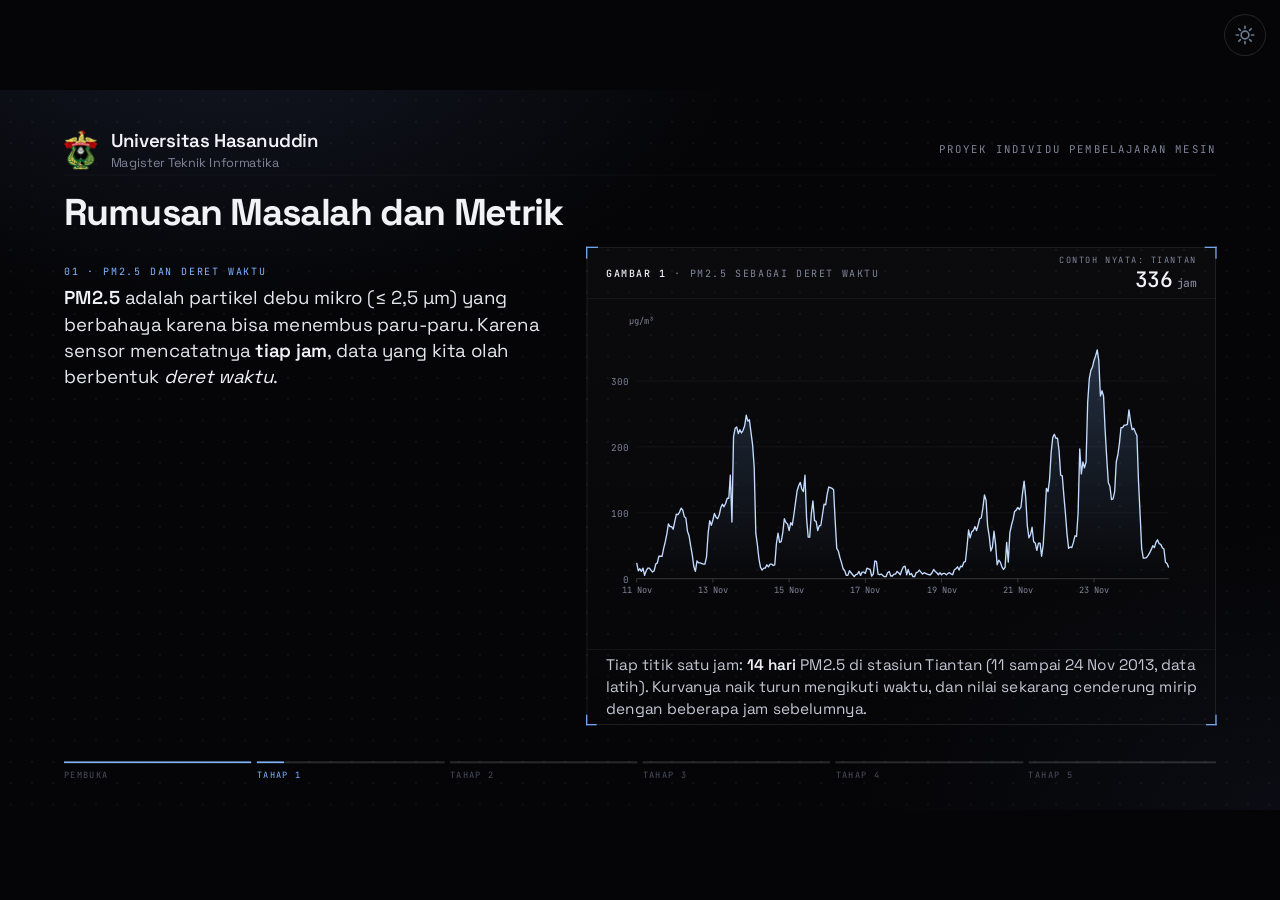
<file: Presentasi/Presentasi Tahap 1-4/SLIDE2.html>
<!doctype html>
<html lang="id">
<head>
<meta charset="utf-8">
<meta name="viewport" content="width=device-width, initial-scale=1">
<title>Slide 2 · Tahap 1 · Rumusan masalah dan metrik</title>
<link rel="preconnect" href="https://fonts.googleapis.com">
<link rel="preconnect" href="https://fonts.gstatic.com" crossorigin>
<link href="https://fonts.googleapis.com/css2?family=JetBrains+Mono:wght@400;500&family=Space+Grotesk:wght@400;500;600;700&display=swap" rel="stylesheet">
<style>

/* ───────── Token ───────── */
:root{
  --bg:#050507;
  --panel:#0a0b0f;
  --line:rgba(255,255,255,.13);
  --line2:rgba(255,255,255,.07);
  --text:#f1f2f6;
  --body:#c4c7d4;
  --mute:#80849a;
  --accent:#7db4ff;
  --accent-bright:#c4dcff;
  --amber:#ffc266;
  --sans:'Space Grotesk','Segoe UI',system-ui,sans-serif;
  --mono:'JetBrains Mono','Cascadia Mono',Consolas,monospace;
}
*{box-sizing:border-box;margin:0;padding:0}
html,body{width:100%;height:100%;background:#050507;overflow:hidden;font-family:var(--sans);color:var(--text)}

/* ───────── Panggung 1920×1080 ───────── */
#stage{
  position:absolute;left:0;top:0;width:1920px;height:1080px;transform-origin:0 0;overflow:hidden;
  background:
    radial-gradient(1100px 600px at 18% -8%,rgba(110,140,220,.13),transparent 70%),
    radial-gradient(900px 600px at 100% 100%,rgba(90,110,180,.07),transparent 70%),
    radial-gradient(rgba(255,255,255,.055) 1px,transparent 1.2px) 0 0/32px 32px,
    var(--bg);
}

/* ───────── Header ───────── */
.header{position:absolute;left:96px;right:96px;top:52px;height:76px;display:flex;align-items:center;justify-content:space-between;border-bottom:1px solid var(--line2)}
.brand{display:flex;align-items:center;gap:20px}
.brand img{height:60px;width:auto;display:block}
.brand b{display:block;font-size:28px;font-weight:600;letter-spacing:-.01em}
.brand span{display:block;font-size:19px;color:var(--mute);margin-top:2px}
.tag{font-family:var(--mono);font-size:16px;letter-spacing:.14em;text-transform:uppercase;color:var(--mute)}
.kicker{position:absolute;left:96px;top:152px}
.kicker h1{font-size:56px;line-height:1.1;font-weight:700;letter-spacing:-.03em;color:var(--text)}

/* ───────── Kolom teks ───────── */
.copy{position:absolute;left:96px;top:322px;width:740px;height:620px;display:flex;flex-direction:column;justify-content:flex-start;gap:18px}
.blk{opacity:0;transform:translateY(14px);max-height:0;overflow:hidden;margin-top:0;transition:opacity .6s ease,transform .6s ease,max-height .7s ease,margin-top .7s ease;position:relative}
.blk.show{opacity:1;transform:none;max-height:460px;margin-top:26px}
.blk.show:first-child{margin-top:0}
.blk .lbl{font-family:var(--mono);font-size:15px;letter-spacing:.18em;text-transform:uppercase;color:var(--mute);margin-bottom:10px;display:block;transition:color .4s}
.blk p{font-size:30px;line-height:1.45;color:var(--body);font-weight:400;transition:font-size .5s ease,color .5s ease}
.blk b{color:var(--text);font-weight:600}
.blk em{font-style:italic;color:var(--text)}
.blk.active .lbl{color:var(--accent)}
.blk.active p{color:#e4e6ee}
.blk.seen{opacity:.5}
.blk.seen p{font-size:23px}
.blk .more{display:inline;opacity:0;transition:opacity .7s ease .15s}
.blk .more.show{opacity:1}

/* ───────── Panel grafik ───────── */
.panel{position:absolute;left:880px;top:236px;width:944px;height:716px;border:1px solid var(--line);background:linear-gradient(180deg,rgba(255,255,255,.025),rgba(255,255,255,.005));}
.panel::before,.panel::after,.panel .c1,.panel .c2{content:"";position:absolute;width:16px;height:16px;border:2px solid var(--accent);opacity:.9}
.panel::before{left:-2px;top:-2px;border-right:0;border-bottom:0}
.panel::after{right:-2px;top:-2px;border-left:0;border-bottom:0}
.panel .c1{left:-2px;bottom:-2px;border-right:0;border-top:0}
.panel .c2{right:-2px;bottom:-2px;border-left:0;border-top:0}
.phead{height:76px;border-bottom:1px solid var(--line2);display:flex;align-items:center;justify-content:space-between;padding:0 28px}
.fig{font-family:var(--mono);font-size:15px;letter-spacing:.16em;text-transform:uppercase;color:var(--mute)}
.fig b{color:var(--text);font-weight:500}
.readout{text-align:right;transition:opacity .25s ease}
.readout.swap{opacity:0}
.readout small{display:block;font-family:var(--mono);font-size:13px;letter-spacing:.14em;text-transform:uppercase;color:var(--mute)}
.readout strong{display:block;font-family:var(--mono);font-size:32px;font-weight:500;color:var(--text);line-height:1.1;margin-top:2px;font-variant-numeric:tabular-nums}
.readout strong .u{font-size:17px;color:var(--mute);margin-left:6px}
.readout strong .ok{font-size:16px;letter-spacing:.14em;color:#06121f;background:var(--accent);padding:3px 9px;border-radius:3px;margin-left:12px;vertical-align:middle}
.readout strong .q{font-size:16px;letter-spacing:.1em;color:var(--amber);margin-left:12px}

svg#g{display:block;width:100%;height:auto;aspect-ratio:960/520;margin-top:0}
.pfoot{position:absolute;left:0;right:0;bottom:0;height:112px;border-top:1px solid var(--line2);padding:0 28px;display:flex;align-items:center}
.pf{position:absolute;left:28px;right:28px;top:50%;transform:translateY(-50%);opacity:0;transition:opacity .45s ease;pointer-events:none}
.pf.show{opacity:1}
.legend{display:flex;gap:34px;align-items:center;font-size:21px;color:var(--body)}
.legend span{display:flex;align-items:center;gap:12px}
.legend .d{width:16px;height:16px;border-radius:50%;border:2px solid rgba(255,255,255,.7)}
.legend .l{width:30px;height:0;border-top:2px solid rgba(255,255,255,.5)}
.legend .n{font-family:var(--mono);font-size:15px;border:1px solid var(--line);border-radius:3px;padding:2px 8px;background:#07080b}
.cap{font-size:23px;line-height:1.45;color:var(--body)}
.cap b{color:var(--text);font-weight:600}
.cay{display:grid;grid-template-columns:1fr 1fr 1fr;gap:18px}
.cay div{border:1px solid var(--line);background:#07080b;padding:7px 16px 8px;border-radius:3px}
.cay small{display:block;font-family:var(--mono);font-size:13px;letter-spacing:.12em;text-transform:uppercase;color:var(--mute)}
.cay strong{display:block;font-family:var(--mono);font-weight:500;font-size:24px;color:var(--amber);margin-top:2px}
.cay-note{font-size:13px;font-family:var(--mono);letter-spacing:.1em;color:var(--mute);text-transform:uppercase;margin-bottom:8px}

/* ───────── Footer ───────── */
.footer{position:absolute;left:96px;right:96px;bottom:44px;height:62px;display:flex;align-items:flex-end;justify-content:space-between}
.prog{display:flex;gap:8px;width:1000px}
.seg{position:relative}
.seg .bar{height:3px;background:rgba(255,255,255,.14);position:relative;overflow:hidden}
.seg .bar i{position:absolute;left:0;top:0;bottom:0;width:0;background:var(--accent);transition:width .6s ease}
.seg span{display:block;margin-top:9px;font-family:var(--mono);font-size:13px;letter-spacing:.12em;text-transform:uppercase;color:#4b4e60;white-space:nowrap}
.seg.cur span{color:var(--accent)}
.ctrl{display:flex;align-items:center;gap:12px}
.cnt{font-family:var(--mono);font-size:17px;letter-spacing:.12em;color:var(--mute);margin-right:10px;min-width:70px;text-align:right}
.btn{font-family:var(--mono);font-size:17px;letter-spacing:.1em;text-transform:uppercase;color:var(--text);background:rgba(255,255,255,.03);border:1px solid var(--line);border-radius:3px;height:50px;padding:0 22px;cursor:pointer;transition:background .2s,border-color .2s,color .2s}
.btn:hover:not(:disabled){background:rgba(125,180,255,.12);border-color:var(--accent);color:var(--accent-bright)}
.btn.pri{border-color:rgba(125,180,255,.55);background:rgba(125,180,255,.1)}
.btn:disabled{opacity:.3;cursor:default}
.btn:focus-visible{outline:2px solid var(--accent);outline-offset:2px}
.hint{position:absolute;right:96px;bottom:12px;font-family:var(--mono);font-size:12px;letter-spacing:.1em;color:#4b4e60;text-transform:uppercase}

/* ───────── Dock navigasi (pop up, muncul saat kursor di bawah) ───────── */
.prog{width:100%}
#dock{position:absolute;left:50%;bottom:78px;transform:translate(-50%,28px);opacity:0;pointer-events:none;z-index:10;
  display:flex;flex-direction:column;align-items:center;gap:8px;padding:12px 16px 9px;
  background:#0a0b0f;border:1px solid rgba(255,255,255,.2);border-radius:6px;box-shadow:0 18px 50px rgba(0,0,0,.6);
  transition:opacity .35s ease,transform .35s ease}
#dock.show{opacity:1;transform:translate(-50%,0);pointer-events:auto}
#dock .hint{position:static}

#dock .btn{font-size:14px;height:36px;padding:0 16px;letter-spacing:.08em}
#dock .cnt{font-size:14px;min-width:54px;margin-right:6px}
#dock .ctrl{gap:8px}
#dock .hint{font-size:11px}
.edge-hint{position:fixed;top:0;bottom:0;width:7vw;pointer-events:none;opacity:0;transition:opacity .25s ease;z-index:5}
.edge-hint.l{left:0;background:linear-gradient(90deg,rgba(125,180,255,.14),transparent)}
.edge-hint.r{right:0;background:linear-gradient(270deg,rgba(125,180,255,.14),transparent)}
.edge-hint.on{opacity:1}



.blk.old{opacity:0;max-height:0;margin-top:0;transform:translateY(-10px)}
.prog{width:100%}
.src{position:absolute;right:96px;top:176px;font-family:var(--mono);font-size:15px;letter-spacing:.12em;text-transform:uppercase;color:var(--mute)}
.blk code,.cap code{font-family:var(--mono);font-size:.82em;color:var(--accent-bright);background:rgba(125,180,255,.1);padding:1px 7px;border-radius:3px}
svg.vz{display:block;width:100%;height:526px}
.vwrap{position:absolute;left:0;right:0;top:76px;height:526px}
.view{position:absolute;inset:0;opacity:0;pointer-events:none;transition:opacity .5s ease}
.view.on{opacity:1;pointer-events:auto}
.tt{position:absolute;pointer-events:none;font-family:var(--mono);font-size:15px;background:#07080b;border:1px solid var(--accent);color:var(--text);padding:7px 12px;border-radius:3px;white-space:nowrap;opacity:0;transition:opacity .15s ease;z-index:6}
.tt.on{opacity:1}
.tt small{display:block;font-size:12px;letter-spacing:.1em;color:var(--mute);text-transform:uppercase}
.sw{display:flex;gap:0;border:1px solid var(--line);border-radius:3px;overflow:hidden}
.sw button{font-family:var(--mono);font-size:14px;letter-spacing:.08em;text-transform:uppercase;color:var(--mute);background:rgba(255,255,255,.02);border:0;border-right:1px solid var(--line);padding:9px 16px;cursor:pointer;transition:background .2s,color .2s}
.sw button:last-child{border-right:0}
.sw button:hover{color:var(--text)}
.sw button.on{background:rgba(125,180,255,.16);color:var(--accent-bright)}

.kicker{top:152px}
.copy{top:262px;height:690px}
.copy .blk p{font-size:28px;line-height:1.42}
.copy .blk.seen p{font-size:21px}
.copy .blk{flex-shrink:0}
.copy #b5.active p{font-size:25px;line-height:1.4}
.sent{position:absolute;left:44px;right:70px;top:44px;font-size:27px;line-height:2.6;color:var(--body)}
.sent .t{position:relative;display:inline;padding:2px 8px 3px;border-radius:3px;color:var(--text);font-weight:500;border-bottom:2px solid var(--accent);background:rgba(125,180,255,.1);box-decoration-break:clone;-webkit-box-decoration-break:clone}
.sent .t i{position:absolute;left:0;top:-23px;font-style:normal;font-family:var(--mono);font-size:11px;letter-spacing:.14em;text-transform:uppercase;color:var(--accent);white-space:nowrap}
.sent .t.am{border-bottom-color:var(--amber);background:rgba(255,194,102,.1)} .sent .t.am i{color:var(--amber)}
.sent .t.br{border-bottom-color:var(--accent-bright);background:rgba(196,220,255,.12)} .sent .t.br i{color:var(--accent-bright)}
.sent .w{opacity:0;transition:opacity .6s ease var(--d,0ms)}
.sent.go .w{opacity:1}
.tcard{fill:rgba(255,255,255,.02);stroke:rgba(255,255,255,.13)}

</style>
<link rel="stylesheet" href="ASET/tema.css">
<script src="ASET/tema.js"></script>
</head>
<body>
<div class="edge-hint l" id="eh-l"></div><div class="edge-hint r" id="eh-r"></div>
<div id="stage">
  <div class="header">
    <div class="brand"><img src="ASET/LOGO-UNHAS.png" alt="Logo Universitas Hasanuddin">
      <div><b>Universitas Hasanuddin</b><span>Magister Teknik Informatika</span></div></div>
    <div class="tag">Proyek Individu Pembelajaran Mesin</div>
  </div>

  <div class="kicker"><h1>Rumusan Masalah dan Metrik</h1></div>

  <div class="copy">
    <div class="blk" id="b1"><span class="lbl">01 · PM2.5 dan deret waktu</span>
      <p><b>PM2.5</b> adalah partikel debu mikro (≤ 2,5 µm) yang berbahaya karena bisa menembus paru-paru. Karena sensor mencatatnya <b>tiap jam</b>, data yang kita olah berbentuk <em>deret waktu</em>.</p></div>
    <div class="blk" id="b2"><span class="lbl">02 · Studi kasus</span>
      <p>Misalkan pukul 10.00 pagi ini, seseorang ingin memastikan apakah <b>besok di jam yang sama</b> udara cukup aman untuk lari pagi. Aplikasi hanya menampilkan kondisi saat ini, jadi ia butuh <b>prediksi</b>.</p></div>
    <div class="blk" id="b3"><span class="lbl">03 · Yang diprediksi</span>
      <p>Target kita adalah memprediksi kadar <b>PM2.5 pada jam t+24</b> berdasarkan riwayat data hingga jam t. Pendekatan ini masuk kategori <em>regresi deret waktu</em>, yaitu memproyeksikan nilai numerik dari pola historis.</p></div>
    <div class="blk" id="b4"><span class="lbl">04 · Satu kalimat</span>
      <p>Skenario tadi dirumuskan dalam <b>satu kalimat</b> yang memuat enam bagian: pengguna, keputusan, target, fitur, kesalahan yang paling merugikan, dan metrik evaluasi.</p></div>
    <div class="blk" id="b5"><span class="lbl">05 · RMSE dan MAE</span>
      <p><b>Galat</b> mengukur selisih antara prediksi dan kenyataan. <b>MAE</b> menghitung rata-rata selisih secara merata, sedangkan <b>RMSE</b> mengkuadratkan galatnya terlebih dahulu, sehingga satu prediksi yang meleset jauh mendapat penalti jauh lebih berat. <b>Semakin rendah nilai keduanya, semakin akurat model.</b> Selisih RMSE dan MAE yang kecil menandakan tidak ada prediksi yang meleset terlalu jauh (<em>outlier</em>).</p></div>
    <div class="blk" id="b6"><span class="lbl">06 · Pada data nyata</span>
      <p>Saat diuji dengan <em>naive forecast</em> pada data latih, <b>5% galat paling ekstrem</b> menyumbang hampir separuh total galat kuadrat (dasar RMSE), namun hanya seperlima total galat mutlak (dasar MAE). Karena itu, <b>RMSE</b> dipilih sebagai metrik utama.</p></div>
    <div class="blk" id="b7"><span class="lbl">07 · Tiga tantangan wajib</span>
      <p>Ada tiga kendala utama yang harus diselesaikan: menangani <b>data sensor yang kosong</b>, menjaga <b>validasi tetap berurutan waktu</b>, serta menguji generalisasi model pada <b>stasiun uji</b> (<em>distribution shift</em>).</p></div>
  </div>

  <div class="panel">
    <i class="c1"></i><i class="c2"></i>
    <div class="phead">
      <div class="fig" id="fig"></div>
      <div class="readout" id="readout"><small id="ro-l"></small><strong id="ro-v"></strong></div>
    </div>
    <div class="vwrap">
      <div class="view" id="v-time"><svg class="vz" id="svg-time" viewBox="0 0 942 526"></svg></div>
      <div class="view" id="v-met"><svg class="vz" id="svg-met" viewBox="0 0 942 526"></svg>
        <div class="sw" id="mpre" style="position:absolute;left:70px;top:480px"><button data-p="awal" class="on">Awal</button><button data-p="stabil">Stabil: 25 ×4</button><button data-p="ekstrem">Meleset ekstrem: 0, 0, 0, 100</button></div>
      </div>
      <div class="view" id="v-err"><svg class="vz" id="svg-err" viewBox="0 0 942 526"></svg></div>
      <div class="view" id="v-tan"><svg class="vz" id="svg-tan" viewBox="0 0 942 526"></svg></div>
      <div class="view" id="v-sent"><div class="sent" id="sent"></div></div>
    </div>
    <div class="pfoot"><div class="pf" id="pf-cap"><div class="cap" id="cap"></div></div></div>
  </div>
  <div class="footer"><div class="prog" id="prog"></div></div>
  <div id="dock"><div class="ctrl">
      <span class="cnt" id="cnt"></span>
      <button class="btn" id="prev">Sebelumnya</button><button class="btn" id="reset">Reset</button><button class="btn pri" id="next">Berikutnya</button>
    </div><div class="hint">← → navigasi · R reset · F layar penuh · I indeks</div></div>
</div>

<script>
const PREV_SLIDE="SLIDE1.html", NEXT_SLIDE="SLIDE3.html", SLIDE_NO=2;

const $ = s => document.querySelector(s);
const $$ = s => [...document.querySelectorAll(s)];
const SVGNS = 'http://www.w3.org/2000/svg';
const mk = (tag,attrs={},parent)=>{const e=document.createElementNS(SVGNS,tag);for(const k in attrs)e.setAttribute(k,attrs[k]);if(parent)parent.appendChild(e);return e;};
const fmt = n => String(Math.round(n)).replace(/\B(?=(\d{3})+(?!\d))/g,'.');
const fd = (v,n=1) => v.toFixed(n).replace('.',',');
let timers=[], ticker=null, runId=0;
const later=(fn,ms)=>{timers.push(setTimeout(fn,ms));};
function clearRuns(){timers.forEach(clearTimeout);timers=[];if(ticker){clearInterval(ticker);ticker=null;}runId++;}
function readout(label,html){
  const r=$('#readout'); if(!r)return; r.classList.add('swap');
  setTimeout(()=>{ $('#ro-l').textContent=label; $('#ro-v').innerHTML=html; r.classList.remove('swap'); },200);
}
function readoutNow(label,html){ if(!$('#readout'))return; $('#ro-l').textContent=label; $('#ro-v').innerHTML=html; }
function caption(html){ const c=$('#cap'); if(!c)return; c.innerHTML=html; $$('.pf').forEach(p=>p.classList.toggle('show',p.id==='pf-cap')); }
function showFoot(id){ $$('.pf').forEach(p=>p.classList.toggle('show',p.id==='pf-'+id)); }
/* blok teks bertahap: yang aktif terang, dua sebelumnya redup, yang lebih lama disembunyikan */
function blocks(active){
  $$('.copy .blk').forEach((el,i)=>{
    el.classList.toggle('show',i<=active && i>=active-2);
    el.classList.toggle('active',i===active);
    el.classList.toggle('seen',i<active && i>=active-2);
    el.classList.toggle('old',i<active-2);
  });
}
/* titik layar ke koordinat SVG */
function svgPt(svg,ev){const p=svg.createSVGPoint();p.x=ev.clientX;p.y=ev.clientY;return p.matrixTransform(svg.getScreenCTM().inverse());}


/* ═════════ Deret waktu nyata: 14 hari (336 jam) PM2.5 Tiantan, 11 sampai 24 Nov 2013, data latih ═════════ */
const EX=[24, 12, 15, 11, 16, 5, 12, 16, 16, 13, 10, 12, 22, 24, 34, 34, 34, 46, 56, 68, 83, 79, 79, 75, 87, 98, 97, 101, 107, 104, 94, 92, 72, 65, 50, 36, 18, 11, 27, 24, 24, 23, 22, 22, 33, 69, 88, 81, 89, 99, 93, 91, 97, 108, 113, 109, 114, 122, 122, 157, 86, 215, 228, 230, 220, 226, 221, 225, 232, 248, 239, 241, 222, 203, 169, 69, 52, 30, 17, 13, 16, 16, 21, 18, 22, 22, 20, 21, 53, 69, 55, 56, 70, 91, 85, 83, 73, 85, 81, 97, 115, 133, 141, 146, 136, 132, 157, 91, 63, 63, 99, 118, 88, 87, 73, 80, 81, 97, 113, 112, 129, 139, 138, 137, 135, 87, 46, 42, 32, 24, 15, 12, 5, 5, 12, 9, 6, 3, 6, 7, 11, 5, 10, 10, 8, 16, 15, 14, 4, 7, 27, 26, 7, 6, 7, 5, 3, 3, 9, 11, 4, 4, 7, 7, 11, 9, 6, 13, 18, 19, 6, 14, 6, 8, 3, 3, 9, 10, 13, 10, 7, 9, 8, 7, 6, 6, 9, 14, 11, 9, 6, 9, 6, 8, 8, 6, 8, 9, 7, 6, 13, 15, 18, 13, 19, 18, 25, 26, 48, 74, 62, 71, 73, 79, 73, 81, 91, 92, 107, 127, 119, 80, 65, 42, 48, 72, 52, 21, 28, 25, 18, 14, 17, 55, 25, 70, 81, 90, 102, 104, 108, 105, 109, 130, 148, 123, 80, 62, 67, 78, 56, 54, 43, 54, 54, 34, 51, 90, 137, 132, 150, 191, 214, 219, 213, 213, 194, 157, 156, 126, 98, 68, 46, 48, 47, 55, 65, 64, 100, 197, 159, 177, 168, 177, 267, 303, 316, 321, 331, 338, 347, 331, 277, 285, 277, 225, 183, 146, 140, 120, 121, 132, 177, 188, 206, 229, 229, 233, 233, 234, 256, 239, 226, 228, 222, 217, 149, 99, 46, 31, 31, 32, 35, 39, 44, 50, 47, 55, 59, 53, 52, 47, 45, 25, 23, 17];
const EX_START=new Date(2013,10,11,0,0);
const CX0=74, CX1=872, CY0=64, CY1=420, YMAX=360;
const DXH=(CX1-CX0)/(EX.length-1);
const xs=i=>CX0+i*DXH, ys=v=>CY1-v/YMAX*(CY1-CY0);
const T_MIN=0, T_MAX=EX.length-25;           // jam t harus punya jam t+24
const MON=['Jan','Feb','Mar','Apr','Mei','Jun','Jul','Agu','Sep','Okt','Nov','Des'];
const jamStr=i=>{const d=new Date(EX_START.getTime()+i*3600e3);return d.getDate()+' '+MON[d.getMonth()]+', '+String(d.getHours()).padStart(2,'0')+'.00';};
function drawAxes(g){
  for(const v of [0,100,200,300]){
    mk('line',{x1:CX0,x2:CX1,y1:ys(v),y2:ys(v),stroke:v===0?'rgba(255,255,255,.28)':'rgba(255,255,255,.07)','stroke-width':1},g);
    const t=mk('text',{x:CX0-12,y:ys(v)+1,'text-anchor':'end','dominant-baseline':'central',fill:'#80849a','font-size':14,'font-family':'JetBrains Mono,Consolas,monospace'},g);t.textContent=v;
  }
  const u=mk('text',{x:CX0-12,y:CY0-26,'text-anchor':'start',fill:'#80849a','font-size':13,'font-family':'JetBrains Mono,Consolas,monospace',},g);u.textContent='µg/m³';
  for(let i=0;i<EX.length;i+=48){
    const d=new Date(EX_START.getTime()+i*3600e3);
    const t=mk('text',{x:xs(i),y:CY1+22,'text-anchor':'middle',fill:'#80849a','font-size':13,'font-family':'JetBrains Mono,Consolas,monospace'},g);t.textContent=d.getDate()+' '+MON[d.getMonth()];
    mk('line',{x1:xs(i),x2:xs(i),y1:CY1,y2:CY1+6,stroke:'rgba(255,255,255,.28)'},g);
  }
}
const linePath=(a,b)=>{let d='';for(let i=a;i<=b;i++)d+=(i===a?'M':'L')+xs(i).toFixed(1)+' '+ys(EX[i]).toFixed(1);return d;};
const areaPath=(a,b)=>linePath(a,b)+'L'+xs(b).toFixed(1)+' '+CY1+'L'+xs(a).toFixed(1)+' '+CY1+'Z';

const PG = {"n_pasang": 242768, "top5_porsi_kuadrat": 48.7, "top5_porsi_mutlak": 22.1, "rmse": 88.1, "mae": 59.2};
let tIdx = 82;                         // 14 Nov, 10.00: PM2.5 21, besoknya 157
let futureOn = false;
let markOn = true;                     // false: kurva utuh tanpa penanda (langkah pertama)

/* ═════════ View 1: deret waktu, jam t dan jam t+24 ═════════ */
const sv = $('#svg-time');
const defs = mk('defs',{},sv);
const gr = mk('linearGradient',{id:'gA',x1:0,y1:0,x2:0,y2:1},defs);
mk('stop',{offset:'0%','stop-color':'#7db4ff','stop-opacity':.22},gr); mk('stop',{offset:'100%','stop-color':'#7db4ff','stop-opacity':0},gr);
const clip = mk('clipPath',{id:'clipF'},defs); const clipR = mk('rect',{x:0,y:0,height:526,width:xs(tIdx)},clip); clipR.style.transition='width .9s cubic-bezier(.3,.7,.2,1)';
const gAx = mk('g',{},sv); drawAxes(gAx);
const gS = mk('g',{'clip-path':'url(#clipF)'},sv);
mk('path',{d:areaPath(0,EX.length-1),fill:'url(#gA)'},gS);
mk('path',{d:linePath(0,EX.length-1),fill:'none',stroke:'#c4dcff','stroke-width':2,'stroke-linejoin':'round'},gS);
// zona masa depan (belum terjadi)
const fz = mk('rect',{x:xs(tIdx),y:CY0-6,width:CX1-xs(tIdx),height:CY1-CY0+6,fill:'url(#hatch)',opacity:.0},sv);
const pat = mk('pattern',{id:'hatch',width:12,height:12,patternUnits:'userSpaceOnUse',patternTransform:'rotate(45)'},defs); mk('rect',{width:12,height:12,fill:'none'},pat); mk('line',{x1:0,y1:0,x2:0,y2:12,stroke:'rgba(255,194,102,.35)','stroke-width':2},pat);
fz.style.transition='opacity .5s ease';
// jam t
const gT = mk('g',{},sv);
const tLine = mk('line',{y1:CY0-6,y2:CY1,stroke:'#f1f2f6','stroke-width':1.5,'stroke-dasharray':'5 6'},gT);
const tDot = mk('circle',{r:7.5,fill:'#0a0b10',stroke:'#f1f2f6','stroke-width':2.5},gT);
const tLab = mk('text',{'text-anchor':'middle',fill:'#f1f2f6','font-size':14,'font-family':'JetBrains Mono,Consolas,monospace','letter-spacing':'.12em'},gT);
const tLab2 = mk('text',{'text-anchor':'middle',fill:'#80849a','font-size':13,'font-family':'JetBrains Mono,Consolas,monospace'},gT);
// jam t+24 (target)
const gF = mk('g',{},sv);
const bk = mk('path',{fill:'none',stroke:'#ffc266','stroke-width':2},gF);
const bkT = mk('text',{'text-anchor':'middle',fill:'#ffc266','font-size':15,'font-family':'JetBrains Mono,Consolas,monospace','letter-spacing':'.1em'},gF); bkT.textContent='24 JAM';
const fRing = mk('circle',{r:10,fill:'rgba(255,194,102,.14)',stroke:'#ffc266','stroke-width':2.5},gF);
const fQ = mk('text',{'text-anchor':'middle','dominant-baseline':'central',fill:'#ffc266','font-size':16,'font-family':'JetBrains Mono,Consolas,monospace','font-weight':500},gF);
const fLab = mk('text',{'text-anchor':'middle',fill:'#ffc266','font-size':14,'font-family':'JetBrains Mono,Consolas,monospace','letter-spacing':'.12em'},gF);
const fLab2 = mk('text',{'text-anchor':'middle',fill:'#ffc266','font-size':13,'font-family':'JetBrains Mono,Consolas,monospace',opacity:.8},gF);
const hit = mk('rect',{x:CX0,y:CY0-30,width:CX1-CX0,height:CY1-CY0+60,fill:'transparent',style:'cursor:ew-resize'},sv);

function placeT(){
  const x=xs(tIdx), y=ys(EX[tIdx]), x2=xs(tIdx+24), y2=ys(EX[tIdx+24]);
  tLine.setAttribute('x1',x); tLine.setAttribute('x2',x);
  tDot.setAttribute('cx',x); tDot.setAttribute('cy',y);
  tLab.setAttribute('x',x); tLab.setAttribute('y',CY0-20); tLab.textContent='JAM T';
  tLab2.setAttribute('x',x); tLab2.setAttribute('y',CY1+46); tLab2.textContent=jamStr(tIdx);
  fz.setAttribute('x',x); fz.setAttribute('width',Math.max(0,CX1-x));
  const by=CY1+68;
  bk.setAttribute('d','M'+x+' '+(by-7)+'V'+by+'H'+x2+'V'+(by-7));
  bkT.setAttribute('x',(x+x2)/2); bkT.setAttribute('y',by+22);
  if(futureOn){
    fRing.setAttribute('cx',x2); fRing.setAttribute('cy',y2); fRing.style.opacity=1; fQ.textContent='';
    fLab.setAttribute('x',x2); fLab.setAttribute('y',y2-24); fLab.textContent='JAM T+24';
    fLab2.setAttribute('x',x2); fLab2.setAttribute('y',y2-42); fLab2.textContent=jamStr(tIdx+24);
  } else {
    fRing.setAttribute('cx',x2); fRing.setAttribute('cy',(CY0+CY1)/2); fRing.style.opacity=.9; fQ.setAttribute('x',x2); fQ.setAttribute('y',(CY0+CY1)/2+1); fQ.textContent='?';
    fLab.setAttribute('x',x2); fLab.setAttribute('y',(CY0+CY1)/2-26); fLab.textContent='JAM T+24';
    fLab2.setAttribute('x',x2); fLab2.setAttribute('y',(CY0+CY1)/2-44); fLab2.textContent='belum terjadi';
  }
  gT.style.display=markOn?'':'none'; gF.style.display=markOn?'':'none'; hit.style.pointerEvents=markOn?'':'none';
  clipR.style.width=((futureOn||!markOn)?942:xs(tIdx))+'px';
  fz.style.opacity=(futureOn||!markOn)?0:1;
  updRead();
}
function updRead(){
  if(!markOn||!$('#v-time').classList.contains('on'))return;
  if(futureOn) readoutNow('Jam t → jam t+24', EX[tIdx]+' <span class="u">→</span> '+EX[tIdx+24]+'<span class="u">µg/m³</span>');
  else readoutNow('PM2.5 pada jam t', EX[tIdx]+'<span class="u">µg/m³</span>');
}
let drag=false;
const setFromEv=ev=>{const p=svgPt(sv,ev);tIdx=Math.max(T_MIN,Math.min(T_MAX,Math.round((p.x-CX0)/DXH)));placeT();};
hit.addEventListener('pointerdown',e=>{drag=true;hit.setPointerCapture(e.pointerId);setFromEv(e);});
hit.addEventListener('pointermove',e=>{if(drag)setFromEv(e);});
hit.addEventListener('pointerup',()=>{drag=false;});
hit.addEventListener('pointercancel',()=>{drag=false;});

/* ═════════ View 2: galat besar mendominasi RMSE (hitungan nyata, data latih) ═════════ */
const se = $('#svg-err');
const MONO='JetBrains Mono,Consolas,monospace';
const tx=(g,t,a,s=14,fill='#80849a',ex={})=>{const e=mk('text',Object.assign({x:a[0],y:a[1],fill,'font-size':s,'font-family':MONO},ex),g);e.textContent=t;return e;};
const BARX=70, BARW=770;
const eg = mk('g',{},se);
tx(eg,'PREDIKSI NAIVE: PM2.5 JAM T+24 = PM2.5 JAM T',[BARX,52],14,'#80849a',{'letter-spacing':'.12em'});
function errBar(y,title,sub,share){
  tx(eg,title,[BARX,y-14],17,'#f1f2f6',{'font-family':'Space Grotesk,Segoe UI,sans-serif','font-weight':600});
  tx(eg,sub,[BARX+BARW,y-14],13,'#80849a',{'text-anchor':'end','letter-spacing':'.08em'});
  mk('rect',{x:BARX,y:y,width:BARW,height:54,fill:'rgba(255,255,255,.03)',stroke:'rgba(255,255,255,.13)'},eg);
  const rest=mk('rect',{x:BARX,y:y,width:0,height:54,fill:'#7db4ff','fill-opacity':.55},eg); rest.style.transition='width 1s cubic-bezier(.3,.7,.2,1)';
  const top=mk('rect',{x:BARX+BARW,y:y,width:0,height:54,fill:'#ffc266'},eg); top.style.transition='x 1s cubic-bezier(.3,.7,.2,1),width 1s cubic-bezier(.3,.7,.2,1)';
  const v1=tx(eg,'',[BARX+14,y+34],22,'#f1f2f6',{'font-weight':500,opacity:0}); v1.style.transition='opacity .5s ease .7s';
  const v2=tx(eg,'',[BARX+BARW-14,y+34],22,'#1c1305',{'text-anchor':'end','font-weight':500,opacity:0}); v2.style.transition='opacity .5s ease .7s';
  return {rest,top,v1,v2,share};
}
const BAR1=errBar(130,'Jumlah galat mutlak','dasar MAE',PG.top5_porsi_mutlak);
const BAR2=errBar(262,'Jumlah galat kuadrat','dasar RMSE',PG.top5_porsi_kuadrat);
function fillBar(b,on){
  const s=on?b.share/100:0, wTop=BARW*s;
  b.rest.style.width=(on?BARW-wTop:0)+'px'; b.top.setAttribute('x',on?BARX+BARW-wTop:BARX+BARW); b.top.style.width=wTop+'px';
  b.v1.textContent=on?fd(100-b.share)+'%':''; b.v2.textContent=on?fd(b.share)+'%':'';
  b.v1.style.opacity=on?1:0; b.v2.style.opacity=on?1:0;
}
mk('rect',{x:BARX+230,y:366,width:16,height:16,fill:'#ffc266'},eg); tx(eg,'5% galat terbesar',[BARX+256,379],17,'#c4c7d4',{'font-family':'Space Grotesk,Segoe UI,sans-serif'});
mk('rect',{x:BARX,y:366,width:16,height:16,fill:'#7db4ff','fill-opacity':.55},eg); tx(eg,'95% galat lainnya',[BARX+26,379],17,'#c4c7d4',{'font-family':'Space Grotesk,Segoe UI,sans-serif'});
tx(eg,fmt(PG.n_pasang)+' pasangan jam (t, t+24), 9 stasiun latih, seluruh data latih. Bukan hasil per fold.',[BARX,430],14,'#80849a');
tx(eg,'Porsi = jumlah galat kelompok itu dibagi jumlah seluruh galat, pada ukuran masing-masing.',[BARX,454],14,'#80849a');


/* ═════════ View: RMSE dan MAE pada contoh hipotetis (bukan data) ═════════ */
const sm = $('#svg-met'); const mg = mk('g',{},sm);
const MB={x0:70,x1:300,y0:84,y1:414,vmax:160};
const myv=v=>MB.y1-v/MB.vmax*(MB.y1-MB.y0);
const GAL=[10,10,10,100];
const PRESET={awal:[10,10,10,100],stabil:[25,25,25,25],ekstrem:[0,0,0,100]};
const bx=i=>MB.x0+12+i*56;                  // posisi x batang
const SQK=0.72;                              // piksel per satuan galat untuk sisi persegi
const SQW=[36,36,36,110], SQ0=372;           // lebar slot persegi
const sqc=i=>SQ0+SQW.slice(0,i).reduce((a,b)=>a+b,0)+SQW[i]/2;
tx(mg,'TINGGI BATANG = GALAT',[MB.x0,46],14,'#80849a',{'letter-spacing':'.12em'});
tx(mg,'LUAS = GALAT KUADRAT',[SQ0,46],14,'#80849a',{'letter-spacing':'.12em'});
tx(mg,'CONTOH HIPOTETIS',[606,46],14,'#ffc266',{'letter-spacing':'.12em'});
for(const v of [0,50,100,150]){
  mk('line',{x1:MB.x0,x2:MB.x1,y1:myv(v),y2:myv(v),stroke:v===0?'rgba(255,255,255,.28)':'rgba(255,255,255,.07)'},mg);
  tx(mg,v,[MB.x0-12,myv(v)+1],14,'#80849a',{'text-anchor':'end','dominant-baseline':'central'});
}
mk('line',{x1:SQ0,x2:SQ0+SQW.reduce((a,b)=>a+b,0),y1:MB.y1,y2:MB.y1,stroke:'rgba(255,255,255,.28)'},mg);
// arsiran selisih RMSE dan MAE
const mZone=mk('rect',{x:MB.x0,width:MB.x1-MB.x0,fill:'#ffc266','fill-opacity':.2},mg);
const mZoneT=mk('text',{x:MB.x0+8,fill:'#ffc266','font-size':12,'font-family':MONO,'letter-spacing':'.06em','dominant-baseline':'central'},mg);
mZoneT.appendChild(document.createTextNode('+ PENALTI '));
const mZoneI=document.createElementNS('http://www.w3.org/2000/svg','tspan'); mZoneI.setAttribute('font-style','italic'); mZoneI.textContent='OUTLIER'; mZoneT.appendChild(mZoneI);
const mBar=[], mVal=[], mSq=[], mSqV=[];
GAL.forEach((v,i)=>{
  const x=bx(i), c=i===3?'#ffc266':'#7db4ff';
  mBar.push(mk('rect',{x:x,width:40,fill:c,'fill-opacity':i===3?.9:.55},mg));
  mVal.push(tx(mg,'',[x+20,0],18,'#f1f2f6',{'text-anchor':'middle','font-weight':500}));
  tx(mg,'ke-'+(i+1),[x+20,MB.y1+26],14,'#80849a',{'text-anchor':'middle'});
  mSq.push(mk('rect',{fill:c,'fill-opacity':i===3?.6:.4,stroke:c,'stroke-width':1.5},mg));
  mSqV.push(tx(mg,'',[sqc(i),MB.y1+26],14,i===3?'#ffc266':'#80849a',{'text-anchor':'middle'}));
});
const mHandle=mk('circle',{r:11,fill:'#0a0b10',stroke:'#ffc266','stroke-width':3,style:'cursor:ns-resize'},mg);
tx(mg,'SERET UJUNG BATANG KUNING KE ATAS ATAU BAWAH',[MB.x0,466],13,'#ffc266',{'letter-spacing':'.1em'});
const mLnR=mk('line',{x1:MB.x0,x2:MB.x1,stroke:'#ffc266','stroke-width':2,'stroke-dasharray':'7 6'},mg);
const mLnA=mk('line',{x1:MB.x0,x2:MB.x1,stroke:'#c4dcff','stroke-width':2,'stroke-dasharray':'7 6'},mg);
const mTR=tx(mg,'RMSE',[MB.x1+8,0],15,'#ffc266',{'font-weight':500,'dominant-baseline':'auto'});
const mTA=tx(mg,'MAE',[MB.x1+8,0],15,'#c4dcff',{'font-weight':500,'dominant-baseline':'hanging'});
// kartu rumus (diperbarui langsung saat batang diseret)
const FS=16, CW=FS*0.6, CX=606, CWD=294, IX=CX+24;
const mAy=66, mRy=242;
function mCard(y,h,name,rules,col){
  mk('rect',{x:CX,y:y,width:CWD,height:h,rx:4,class:'tcard'},mg); mk('rect',{x:CX,y:y,width:4,height:h,fill:col},mg);
  tx(mg,name,[IX,y+34],16,col,{'letter-spacing':'.16em','font-weight':500});
  rules.forEach((r,k)=>tx(mg,r,[IX,y+58+k*21],16,'#c4c7d4',{'font-family':'Space Grotesk,Segoe UI,sans-serif'}));
}
function mFrac(col){
  const num=tx(mg,'',[0,0],FS,'#f1f2f6',{'text-anchor':'middle'});
  const den=tx(mg,'',[0,0],FS,'#f1f2f6',{'text-anchor':'middle'});
  const bar=mk('line',{stroke:col,'stroke-width':1.8},mg);
  return {set(x,yt,ns,ds){
    const w=Math.max(ns.length,ds.length)*CW+10;
    num.textContent=ns; den.textContent=ds;
    num.setAttribute('x',x+w/2); num.setAttribute('y',yt+14);
    den.setAttribute('x',x+w/2); den.setAttribute('y',yt+40);
    bar.setAttribute('x1',x); bar.setAttribute('x2',x+w); bar.setAttribute('y1',yt+22); bar.setAttribute('y2',yt+22);
    return w;
  }};
}
mCard(mAy,166,'MAE',['rata-rata dari galat'],'#c4dcff');
mCard(mRy,226,'RMSE',['akar dari rata-rata','galat kuadrat'],'#ffc266');
const fracA=mFrac('#c4dcff'), fracR=mFrac('#ffc266');
const mvA=tx(mg,'',[IX,mAy+154],40,'#f1f2f6',{'font-weight':500});
const mRad=mk('path',{fill:'none',stroke:'#ffc266','stroke-width':1.8,'stroke-linejoin':'round'},mg);
const mSub=tx(mg,'',[IX,mRy+170],16,'#c4c7d4');
const mvR=tx(mg,'',[IX,mRy+212],40,'#f1f2f6',{'font-weight':500});
function updMet(){
  GAL.forEach((v,i)=>{
    const x=bx(i), y=myv(v);
    mBar[i].setAttribute('x',x); mBar[i].setAttribute('y',y); mBar[i].setAttribute('height',Math.max(0,MB.y1-y));
    mVal[i].setAttribute('x',x+20); mVal[i].setAttribute('y',y-10); mVal[i].textContent=v;
    if(i===3){ mVal[i].setAttribute('y',y-24); mHandle.setAttribute('cx',x+20); mHandle.setAttribute('cy',y); }
    const sd=v*SQK;
    mSq[i].setAttribute('x',sqc(i)-sd/2); mSq[i].setAttribute('y',MB.y1-sd); mSq[i].setAttribute('width',sd); mSq[i].setAttribute('height',sd);
    mSqV[i].textContent=fmt(v*v);
  });
  const mae=GAL.reduce((a,b)=>a+b,0)/GAL.length, rmse=Math.sqrt(GAL.reduce((a,b)=>a+b*b,0)/GAL.length);
  mLnA.setAttribute('y1',myv(mae)); mLnA.setAttribute('y2',myv(mae)); mLnR.setAttribute('y1',myv(rmse)); mLnR.setAttribute('y2',myv(rmse));
  mTA.setAttribute('y',myv(mae)+5); mTR.setAttribute('y',myv(rmse)-5);
  const gap=myv(mae)-myv(rmse);
  mZone.setAttribute('y',myv(rmse)); mZone.setAttribute('height',Math.max(0,gap));
  mZoneT.setAttribute('y',myv(rmse)+gap/2); mZoneT.style.opacity=gap>=22?1:0;
  const nm=GAL.join('+'), nr=GAL.map(v=>v+'²').join('+'), sq=GAL.reduce((a,b)=>a+b*b,0)/GAL.length;
  fracA.set(IX,mAy+68,nm,String(GAL.length)); mvA.textContent='= '+fd(mae);
  const yt=mRy+96, w=fracR.set(IX+20,yt,nr,String(GAL.length));
  mRad.setAttribute('d','M'+IX+' '+(yt+24)+' L'+(IX+4)+' '+(yt+21)+' L'+(IX+10)+' '+(yt+46)+' L'+(IX+18)+' '+(yt-6)+' L'+(IX+20+w+4)+' '+(yt-6));
  mSub.textContent='= √'+(Number.isInteger(sq)?fmt(sq):fd(sq,2)); mvR.textContent='= '+fd(rmse);
  $$('#mpre button').forEach(b=>b.classList.toggle('on',PRESET[b.dataset.p].every((v,i)=>v===GAL[i])));
}
let mDrag=false;
const mSet=ev=>{const p=svgPt(sm,ev);GAL[3]=Math.max(0,Math.min(150,Math.round((MB.y1-p.y)/(MB.y1-MB.y0)*MB.vmax)));updMet();};
const mHit=mk('rect',{x:bx(3)-8,y:MB.y0-30,width:56,height:MB.y1-MB.y0+40,fill:'transparent',style:'cursor:ns-resize'},sm);
mHit.addEventListener('pointerdown',e=>{mDrag=true;mHit.setPointerCapture(e.pointerId);mSet(e);});
mHit.addEventListener('pointermove',e=>{if(mDrag)mSet(e);});
mHit.addEventListener('pointerup',()=>{mDrag=false;}); mHit.addEventListener('pointercancel',()=>{mDrag=false;});
$$('#mpre button').forEach(b=>b.addEventListener('click',()=>{PRESET[b.dataset.p].forEach((v,i)=>{GAL[i]=v;});updMet();}));
updMet();

/* ═════════ View 3: tiga tantangan ═════════ */
const st3 = $('#svg-tan'); const tg = mk('g',{},st3);
const CARDS=[
  {n:'01',t:'Nilai hilang',d:'Data sensor sering terputus di jam tertentu. Proses pengisian (imputasi) tidak boleh mengambil informasi dari jam masa depan.',ic:g=>{
    mk('path',{d:'M16 78 L40 50 L62 66 L86 30',fill:'none',stroke:'#c4dcff','stroke-width':3,'stroke-linejoin':'round'},g);
    mk('path',{d:'M96 28 L120 54 L140 40 L164 70',fill:'none',stroke:'#c4dcff','stroke-width':3,'stroke-linejoin':'round'},g);
    mk('line',{x1:86,y1:30,x2:96,y2:28,stroke:'#ffc266','stroke-width':3,'stroke-dasharray':'3 5'},g);
    tx(g,'NA',[90,17],13,'#ffc266',{'text-anchor':'middle','font-weight':500});}},
  {n:'02',t:'Validasi berurutan',d:'Data tidak boleh diacak. Model harus dilatih menggunakan masa lalu untuk menguji kemampuannya di masa depan.',ic:g=>{
    mk('rect',{x:14,y:44,width:100,height:30,fill:'#7db4ff','fill-opacity':.55},g);
    mk('rect',{x:114,y:44,width:50,height:30,fill:'none',stroke:'#c4dcff','stroke-width':2,'stroke-dasharray':'4 4'},g);
    mk('path',{d:'M14 92H164M156 86l8 6-8 6',fill:'none',stroke:'#80849a','stroke-width':2},g);
    tx(g,'WAKTU',[14,26],12,'#80849a',{'letter-spacing':'.12em'});}},
  {n:'03',t:'Uji di stasiun lain',d:'Model dievaluasi pada stasiun uji, yaitu stasiun yang tidak dipakai untuk melatih, untuk melihat seberapa jauh performanya turun.',ic:g=>{
    mk('circle',{cx:44,cy:56,r:16,fill:'#0f1c31',stroke:'#7db4ff','stroke-width':2.5},g);
    mk('circle',{cx:134,cy:56,r:16,fill:'none',stroke:'#ffc266','stroke-width':2.5,'stroke-dasharray':'4 4'},g);
    mk('path',{d:'M66 56H110M102 50l8 6-8 6',fill:'none',stroke:'#c4dcff','stroke-width':2.5},g);
    tx(g,'LATIH',[44,92],12,'#80849a',{'text-anchor':'middle'}); tx(g,'UJI',[134,92],12,'#ffc266',{'text-anchor':'middle'});}}
];
CARDS.forEach((c,i)=>{
  const x=24+i*288, og=mk('g',{transform:'translate('+x+',30)'},tg), g=mk('g',{class:'tc'},og); g.style.opacity=0; g.style.transform='translateY(18px)';
  g.style.transition='opacity .6s ease '+(i*180)+'ms,transform .6s ease '+(i*180)+'ms';
  mk('rect',{class:'tcard',width:266,height:440,rx:4},g); mk('rect',{width:266,height:4,fill:i===2?'#ffc266':'#7db4ff'},g);
  tx(g,c.n,[22,46],14,'#7db4ff',{'letter-spacing':'.14em'});
  const ig=mk('g',{transform:'translate(36,70)'},g); c.ic(ig);
  const t=tx(g,c.t,[22,222],25,'#f1f2f6',{'font-family':'Space Grotesk,Segoe UI,sans-serif','font-weight':600});
  // keterangan: bungkus manual per kata
  const words=c.d.split(' '); let line='',ly=258; const lines=[];
  words.forEach(w=>{ if((line+" "+w).trim().length>25){lines.push(line.trim());line=w;} else line+=' '+w; }); lines.push(line.trim());
  lines.forEach((l,k)=>tx(g,l,[22,ly+k*28],18,'#c4c7d4',{'font-family':'Space Grotesk,Segoe UI,sans-serif'}));
});

/* ═════════ View 4: rumusan satu kalimat ═════════ */
$('#sent').innerHTML =
 'Model ini membantu <span class="t"><i>pengguna</i>warga dan otoritas kesehatan lingkungan</span> untuk <span class="t br"><i>keputusan</i>membatasi paparan</span>, '
 +'dengan memprediksi <span class="t am"><i>target</i>PM2.5 pada jam t+24</span> dari <span class="t"><i>fitur</i>riwayat PM2.5, polutan lain, dan cuaca sampai jam t</span>. '
 +'Kesalahan yang paling merugikan adalah <span class="t am"><i>jenis kesalahan</i>galat besar, terutama terlalu rendah saat polusi tinggi</span>, sehingga metrik utama adalah <span class="t br"><i>metrik</i>RMSE</span>.';
$$('#sent .t').forEach((e,i)=>{e.classList.add('w');e.style.setProperty('--d',(i*420)+'ms');});

/* ═════════ Langkah ═════════ */
const FIG=['Gambar 1 · PM2.5 sebagai deret waktu','Gambar 1 · Studi kasus: dari jam t ke jam t+24','Gambar 1 · Studi kasus: dari jam t ke jam t+24','Gambar 2 · Rumusan satu kalimat','Gambar 3 · RMSE dan MAE, contoh sederhana','Gambar 4 · Siapa yang menentukan RMSE','Gambar 5 · Tiga tantangan wajib'];
const VIEWS=['v-time','v-time','v-time','v-sent','v-met','v-err','v-tan'];
function setView(i){
  $$('.view').forEach(v=>v.classList.toggle('on',v.id===VIEWS[i]));
  $('#fig').innerHTML=FIG[i].replace(/^(Gambar \d+)/,'<b>$1</b>');
  $('#sent').classList.toggle('go',i===3);
  $$('#svg-tan .tc').forEach(g=>{const on=i===6;g.style.opacity=on?1:0;g.style.transform=on?'none':'translateY(18px)';});
  fillBar(BAR1,i===5); fillBar(BAR2,i===5);
}
const STEPS=[
  ()=>{ blocks(0); setView(0); markOn=false; futureOn=false; placeT(); readoutNow('Contoh nyata: Tiantan','336<span class="u">jam</span>'); caption('Tiap titik satu jam: <b>14 hari</b> PM2.5 di stasiun Tiantan (11 sampai 24 Nov 2013, data latih). Kurvanya naik turun mengikuti waktu, dan nilai sekarang cenderung mirip dengan beberapa jam sebelumnya.'); },
  ()=>{ blocks(1); setView(1); markOn=true; futureOn=false; placeT(); caption('Geser garis putih untuk menentukan jam <b>t</b>. Data yang tersedia hanya di sisi kiri; kondisi di sisi kanan <b>belum terjadi</b> dan menjadi fokus prediksi.'); },
  ()=>{ blocks(2); setView(2); markOn=true; futureOn=true; placeT(); caption('Cincin kuning menandai <b>target</b> (24 jam ke depan). Pada titik awal, udara terpantau bersih (21 µg/m³), namun melonjak ke 157 keesokan harinya. Silakan geser garis untuk melihat pola jam lainnya.'); },
  ()=>{ blocks(3); setView(3); readoutNow('Metrik utama','RMSE<span class="u">+ MAE</span>'); caption('Tiap bagian kasus punya tempat di kalimat: <b>warga</b> memutuskan <b>membatasi paparan</b>, target <b>PM2.5 jam t+24</b>. Metrik dipilih dari <b>biaya kesalahan</b>, bukan dari kebiasaan.'); },
  ()=>{ blocks(4); setView(4); readoutNow('Contoh hipotetis','RMSE<span class="u">lawan MAE</span>'); caption('Seret batang kuning atau pilih skenario, rumus di kanan ikut berubah. Luas persegi adalah galat dikuadratkan, sehingga <b>satu galat besar membuat RMSE naik jauh</b>. Contoh hipotetis, bukan data.'); },
  ()=>{ blocks(5); setView(5); readoutNow('Porsi 5% galat terbesar', fd(PG.top5_porsi_kuadrat)+'%<span class="u">dari galat kuadrat</span>'); caption('Hanya <b>5%</b> galat terbesar menyumbang <b>'+fd(PG.top5_porsi_kuadrat)+'%</b> dari galat kuadrat (dasar RMSE), tetapi <b>'+fd(PG.top5_porsi_mutlak)+'%</b> dari galat mutlak (dasar MAE). RMSE peka terhadap prediksi yang meleset jauh.'); },
  ()=>{ blocks(6); setView(6); readoutNow('Tantangan wajib','3'); caption('Tiga tantangan wajib dari dosen. Ketiganya menentukan rancangan di Tahap 2 dan Tahap 3.'); }
];
function RESET_HOOK(){ tIdx=82; futureOn=false; markOn=true; $$('.copy .blk').forEach(b=>b.classList.remove('show','active','seen','old')); $$('.view').forEach(v=>v.classList.remove('on')); fillBar(BAR1,false); fillBar(BAR2,false); $('#sent').classList.remove('go'); $$('#svg-tan .tc').forEach(g=>{g.style.opacity=0;}); }


/* ═════════ Progres bawah ═════════ */
const LAST = STEPS.length-1;
let step = 0;
const GROUPS=[["Pembuka", 1], ["Tahap 1", 1], ["Tahap 2", 1], ["Tahap 3", 1], ["Tahap 4", 1], ["Tahap 5", 1]];
(function(){ const p=$('#prog'); GROUPS.forEach(([n,c])=>{const s=document.createElement('div');s.className='seg';s.style.flex=c;s.innerHTML='<div class="bar"><i></i></div><span>'+n+'</span>';p.appendChild(s);}); })();
function progress(){
  let start=0;
  document.querySelectorAll('.seg').forEach((s,gi)=>{
    const c=GROUPS[gi][1]; let done=0;
    if(SLIDE_NO>start+c) done=c; else if(SLIDE_NO>start) done=(SLIDE_NO-1-start)+(step+1)/(LAST+1);
    s.querySelector('i').style.width=(done/c*100)+'%';
    s.classList.toggle('cur',SLIDE_NO>start&&SLIDE_NO<=start+c);
    start+=c;
  });
}
/* ═════════ Kontrol ═════════ */
function render(){
  clearRuns(); STEPS[step](); progress();
  $('#cnt').textContent=(step+1)+' / '+(LAST+1);
  $('#prev').disabled=false;
  $('#prev').textContent = step===0 ? (PREV_SLIDE?('Slide '+(SLIDE_NO-1)):'Sebelumnya') : 'Sebelumnya';
  $('#prev').disabled = (step===0 && !PREV_SLIDE);
  const nx=$('#next');
  if(step<LAST){ nx.disabled=false; nx.textContent='Berikutnya'; }
  else if(NEXT_SLIDE){ nx.disabled=false; nx.textContent='Slide '+(SLIDE_NO+1); }
  else { nx.disabled=true; nx.textContent='Slide terakhir'; }
}
function leave(url){if(window.TEMA)TEMA.leave(url);else location.href=url;}
function next(){ if(step<LAST){step++;render();} else if(NEXT_SLIDE) leave(NEXT_SLIDE); }
function prev(){ if(step>0){step--;render();} else if(PREV_SLIDE) leave(PREV_SLIDE); }
function reset(){
  clearRuns(); step=0;
  if(typeof RESET_HOOK==='function') RESET_HOOK();
  setTimeout(render,120);
}
$('#next').onclick=next; $('#prev').onclick=prev; $('#reset').onclick=reset;
addEventListener('keydown',e=>{
  if(e.metaKey||e.ctrlKey||e.altKey)return;
  const k=e.key;
  if(k==='ArrowRight'||k===' '||k==='PageDown'||k==='Enter'){e.preventDefault();next();}
  else if(k==='ArrowLeft'||k==='PageUp'||k==='Backspace'){e.preventDefault();prev();}
  else if(k==='r'||k==='R'){reset();}
  else if(k==='f'||k==='F'){ if(document.fullscreenElement)document.exitFullscreen(); else document.documentElement.requestFullscreen&&document.documentElement.requestFullscreen(); }
  else if(k==='i'||k==='I'){leave('INDEX.html');}
});
function fit(){
  const s=Math.min(innerWidth/1920,innerHeight/1080), st=$('#stage');
  st.style.transform='translate('+((innerWidth-1920*s)/2)+'px,'+((innerHeight-1080*s)/2)+'px) scale('+s+')';
}
addEventListener('resize',fit); fit();
const q=new URLSearchParams(location.search).get('step');
if(q!==null){ step=Math.max(0,Math.min(LAST,+q||0)); render(); }
else setTimeout(render,500);

/* ═════════ Dock: muncul saat kursor di bawah, hilang 1 detik setelah dilepas ═════════ */
(function(){
  const dock=document.getElementById('dock'); let t=null, armed=false;
  const show=()=>{dock.classList.add('show');clearTimeout(t);armed=false;};
  const arm=()=>{ if(armed||!dock.classList.contains('show'))return; armed=true; t=setTimeout(()=>{dock.classList.remove('show');armed=false;},1000); };
  addEventListener('mousemove',e=>{ if(e.clientY>innerHeight*0.85||dock.matches(':hover')) show(); else arm(); });
  document.addEventListener('mouseleave',arm);
})();
const EDGE_PREV=PREV_SLIDE||step>0?()=>prev():null, EDGE_NEXT=()=>next();

/* ═════════ Zona tepi layar ala Canva: kiri jauh = mundur, kanan jauh = maju ═════════ */
(function(){
  const EDGE=0.07, mkCur=d=>'url("data:image/svg+xml;utf8,<svg xmlns=\'http://www.w3.org/2000/svg\' width=\'44\' height=\'44\'><circle cx=\'22\' cy=\'22\' r=\'20\' fill=\'%230a0b0f\' stroke=\'%237db4ff\' stroke-width=\'2\'/><path d=\''+d+'\' fill=\'none\' stroke=\'%23c4dcff\' stroke-width=\'3.2\' stroke-linecap=\'round\' stroke-linejoin=\'round\'/></svg>") 22 22, pointer';
  const CL=mkCur('M25 13l-9 9 9 9'), CR=mkCur('M19 13l9 9-9 9');
  const zoneOf=x=>{const r=x/innerWidth; const z=r<EDGE?-1:(r>1-EDGE?1:0); return (z===-1&&!EDGE_PREV)?0:z;};
  const L=document.getElementById('eh-l'), R=document.getElementById('eh-r');
  addEventListener('mousemove',e=>{ const z=zoneOf(e.clientX);
    document.documentElement.style.cursor = z<0?CL:(z>0?CR:'');
    L.classList.toggle('on',z<0); R.classList.toggle('on',z>0); });
  document.addEventListener('mouseleave',()=>{L.classList.remove('on');R.classList.remove('on');document.documentElement.style.cursor='';});
  addEventListener('click',e=>{ if(e.target.closest('#dock'))return; const z=zoneOf(e.clientX); if(z<0)EDGE_PREV(); else if(z>0)EDGE_NEXT(); });
})();

</script>
</body>
</html>
</file>
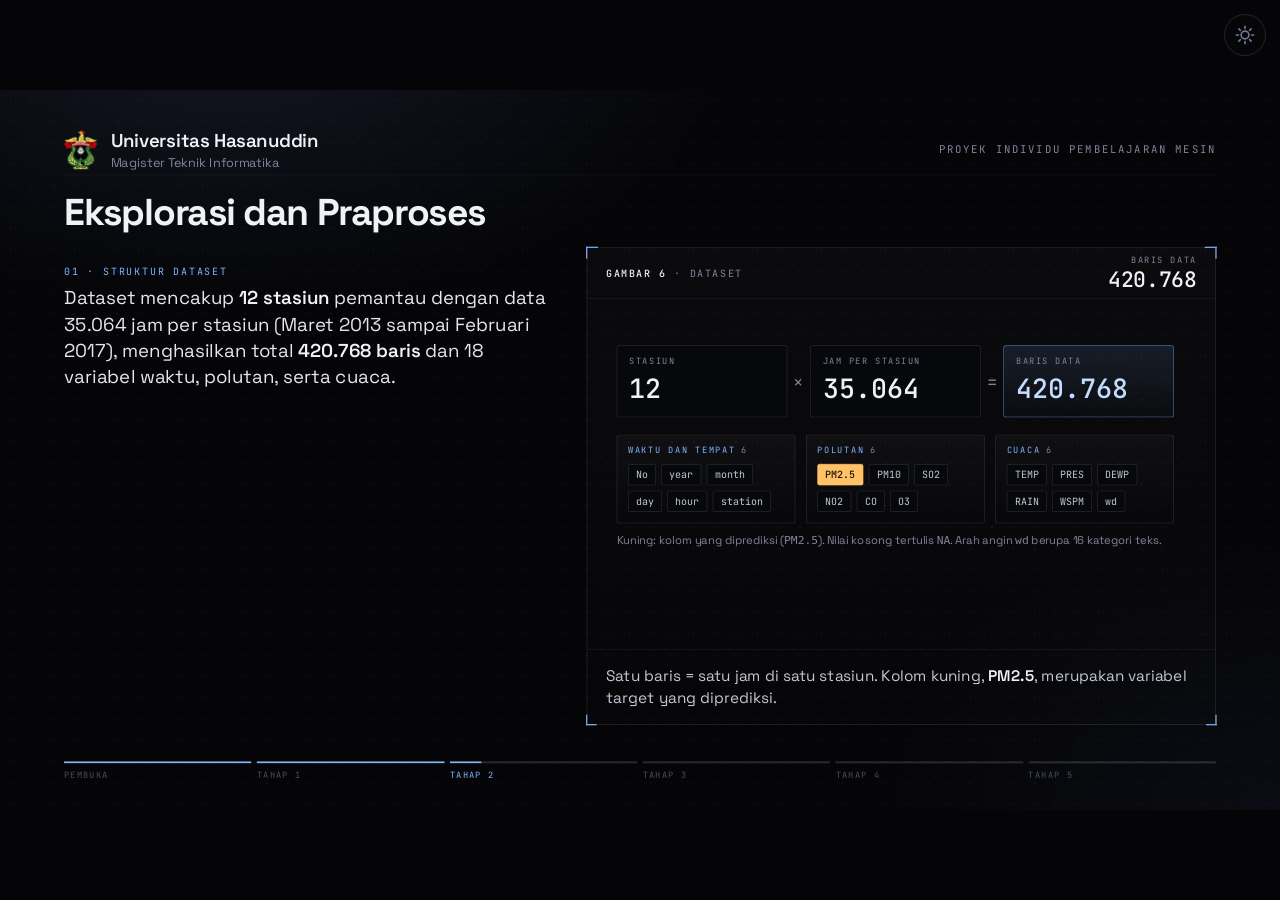
<file: Presentasi/Presentasi Tahap 1-4/SLIDE3.html>
<!doctype html>
<html lang="id">
<head>
<meta charset="utf-8">
<meta name="viewport" content="width=device-width, initial-scale=1">
<title>Slide 3 · Tahap 2 · Eksplorasi dan praproses</title>
<link rel="preconnect" href="https://fonts.googleapis.com">
<link rel="preconnect" href="https://fonts.gstatic.com" crossorigin>
<link href="https://fonts.googleapis.com/css2?family=JetBrains+Mono:wght@400;500&family=Space+Grotesk:wght@400;500;600;700&display=swap" rel="stylesheet">
<style>

/* ───────── Token ───────── */
:root{
  --bg:#050507;
  --panel:#0a0b0f;
  --line:rgba(255,255,255,.13);
  --line2:rgba(255,255,255,.07);
  --text:#f1f2f6;
  --body:#c4c7d4;
  --mute:#80849a;
  --accent:#7db4ff;
  --accent-bright:#c4dcff;
  --amber:#ffc266;
  --sans:'Space Grotesk','Segoe UI',system-ui,sans-serif;
  --mono:'JetBrains Mono','Cascadia Mono',Consolas,monospace;
}
*{box-sizing:border-box;margin:0;padding:0}
html,body{width:100%;height:100%;background:#050507;overflow:hidden;font-family:var(--sans);color:var(--text)}

/* ───────── Panggung 1920×1080 ───────── */
#stage{
  position:absolute;left:0;top:0;width:1920px;height:1080px;transform-origin:0 0;overflow:hidden;
  background:
    radial-gradient(1100px 600px at 18% -8%,rgba(110,140,220,.13),transparent 70%),
    radial-gradient(900px 600px at 100% 100%,rgba(90,110,180,.07),transparent 70%),
    radial-gradient(rgba(255,255,255,.055) 1px,transparent 1.2px) 0 0/32px 32px,
    var(--bg);
}

/* ───────── Header ───────── */
.header{position:absolute;left:96px;right:96px;top:52px;height:76px;display:flex;align-items:center;justify-content:space-between;border-bottom:1px solid var(--line2)}
.brand{display:flex;align-items:center;gap:20px}
.brand img{height:60px;width:auto;display:block}
.brand b{display:block;font-size:28px;font-weight:600;letter-spacing:-.01em}
.brand span{display:block;font-size:19px;color:var(--mute);margin-top:2px}
.tag{font-family:var(--mono);font-size:16px;letter-spacing:.14em;text-transform:uppercase;color:var(--mute)}
.kicker{position:absolute;left:96px;top:152px}
.kicker h1{font-size:56px;line-height:1.1;font-weight:700;letter-spacing:-.03em;color:var(--text)}

/* ───────── Kolom teks ───────── */
.copy{position:absolute;left:96px;top:322px;width:740px;height:620px;display:flex;flex-direction:column;justify-content:flex-start;gap:18px}
.blk{opacity:0;transform:translateY(14px);max-height:0;overflow:hidden;margin-top:0;transition:opacity .6s ease,transform .6s ease,max-height .7s ease,margin-top .7s ease;position:relative}
.blk.show{opacity:1;transform:none;max-height:460px;margin-top:26px}
.blk.show:first-child{margin-top:0}
.blk .lbl{font-family:var(--mono);font-size:15px;letter-spacing:.18em;text-transform:uppercase;color:var(--mute);margin-bottom:10px;display:block;transition:color .4s}
.blk p{font-size:30px;line-height:1.45;color:var(--body);font-weight:400;transition:font-size .5s ease,color .5s ease}
.blk b{color:var(--text);font-weight:600}
.blk em{font-style:italic;color:var(--text)}
.blk.active .lbl{color:var(--accent)}
.blk.active p{color:#e4e6ee}
.blk.seen{opacity:.5}
.blk.seen p{font-size:23px}
.copy{top:262px;height:690px}
.copy .blk p{font-size:28px;line-height:1.42}
.copy .blk.seen p{font-size:21px}
.blk .more{display:inline;opacity:0;transition:opacity .7s ease .15s}
.blk .more.show{opacity:1}

/* ───────── Panel grafik ───────── */
.panel{position:absolute;left:880px;top:236px;width:944px;height:716px;border:1px solid var(--line);background:linear-gradient(180deg,rgba(255,255,255,.025),rgba(255,255,255,.005));}
.panel::before,.panel::after,.panel .c1,.panel .c2{content:"";position:absolute;width:16px;height:16px;border:2px solid var(--accent);opacity:.9}
.panel::before{left:-2px;top:-2px;border-right:0;border-bottom:0}
.panel::after{right:-2px;top:-2px;border-left:0;border-bottom:0}
.panel .c1{left:-2px;bottom:-2px;border-right:0;border-top:0}
.panel .c2{right:-2px;bottom:-2px;border-left:0;border-top:0}
.phead{height:76px;border-bottom:1px solid var(--line2);display:flex;align-items:center;justify-content:space-between;padding:0 28px}
.fig{font-family:var(--mono);font-size:15px;letter-spacing:.16em;text-transform:uppercase;color:var(--mute)}
.fig b{color:var(--text);font-weight:500}
.readout{text-align:right;transition:opacity .25s ease}
.readout.swap{opacity:0}
.readout small{display:block;font-family:var(--mono);font-size:13px;letter-spacing:.14em;text-transform:uppercase;color:var(--mute)}
.readout strong{display:block;font-family:var(--mono);font-size:32px;font-weight:500;color:var(--text);line-height:1.1;margin-top:2px;font-variant-numeric:tabular-nums}
.readout strong .u{font-size:17px;color:var(--mute);margin-left:6px}
.readout strong .ok{font-size:16px;letter-spacing:.14em;color:#06121f;background:var(--accent);padding:3px 9px;border-radius:3px;margin-left:12px;vertical-align:middle}
.readout strong .q{font-size:16px;letter-spacing:.1em;color:var(--amber);margin-left:12px}

svg#g{display:block;width:100%;height:auto;aspect-ratio:960/520;margin-top:0}
.pfoot{position:absolute;left:0;right:0;bottom:0;height:112px;border-top:1px solid var(--line2);padding:0 28px;display:flex;align-items:center}
.pf{position:absolute;left:28px;right:28px;top:50%;transform:translateY(-50%);opacity:0;transition:opacity .45s ease;pointer-events:none}
.pf.show{opacity:1}
.legend{display:flex;gap:34px;align-items:center;font-size:21px;color:var(--body)}
.legend span{display:flex;align-items:center;gap:12px}
.legend .d{width:16px;height:16px;border-radius:50%;border:2px solid rgba(255,255,255,.7)}
.legend .l{width:30px;height:0;border-top:2px solid rgba(255,255,255,.5)}
.legend .n{font-family:var(--mono);font-size:15px;border:1px solid var(--line);border-radius:3px;padding:2px 8px;background:#07080b}
.cap{font-size:23px;line-height:1.45;color:var(--body)}
.cap b{color:var(--text);font-weight:600}
.cay{display:grid;grid-template-columns:1fr 1fr 1fr;gap:18px}
.cay div{border:1px solid var(--line);background:#07080b;padding:7px 16px 8px;border-radius:3px}
.cay small{display:block;font-family:var(--mono);font-size:13px;letter-spacing:.12em;text-transform:uppercase;color:var(--mute)}
.cay strong{display:block;font-family:var(--mono);font-weight:500;font-size:24px;color:var(--amber);margin-top:2px}
.cay-note{font-size:13px;font-family:var(--mono);letter-spacing:.1em;color:var(--mute);text-transform:uppercase;margin-bottom:8px}

/* ───────── Footer ───────── */
.footer{position:absolute;left:96px;right:96px;bottom:44px;height:62px;display:flex;align-items:flex-end;justify-content:space-between}
.prog{display:flex;gap:8px;width:1000px}
.seg{position:relative}
.seg .bar{height:3px;background:rgba(255,255,255,.14);position:relative;overflow:hidden}
.seg .bar i{position:absolute;left:0;top:0;bottom:0;width:0;background:var(--accent);transition:width .6s ease}
.seg span{display:block;margin-top:9px;font-family:var(--mono);font-size:13px;letter-spacing:.12em;text-transform:uppercase;color:#4b4e60;white-space:nowrap}
.seg.cur span{color:var(--accent)}
.ctrl{display:flex;align-items:center;gap:12px}
.cnt{font-family:var(--mono);font-size:17px;letter-spacing:.12em;color:var(--mute);margin-right:10px;min-width:70px;text-align:right}
.btn{font-family:var(--mono);font-size:17px;letter-spacing:.1em;text-transform:uppercase;color:var(--text);background:rgba(255,255,255,.03);border:1px solid var(--line);border-radius:3px;height:50px;padding:0 22px;cursor:pointer;transition:background .2s,border-color .2s,color .2s}
.btn:hover:not(:disabled){background:rgba(125,180,255,.12);border-color:var(--accent);color:var(--accent-bright)}
.btn.pri{border-color:rgba(125,180,255,.55);background:rgba(125,180,255,.1)}
.btn:disabled{opacity:.3;cursor:default}
.btn:focus-visible{outline:2px solid var(--accent);outline-offset:2px}
.hint{position:absolute;right:96px;bottom:12px;font-family:var(--mono);font-size:12px;letter-spacing:.1em;color:#4b4e60;text-transform:uppercase}

/* ───────── Dock navigasi (pop up, muncul saat kursor di bawah) ───────── */
.prog{width:100%}
#dock{position:absolute;left:50%;bottom:78px;transform:translate(-50%,28px);opacity:0;pointer-events:none;z-index:10;
  display:flex;flex-direction:column;align-items:center;gap:8px;padding:12px 16px 9px;
  background:#0a0b0f;border:1px solid rgba(255,255,255,.2);border-radius:6px;box-shadow:0 18px 50px rgba(0,0,0,.6);
  transition:opacity .35s ease,transform .35s ease}
#dock.show{opacity:1;transform:translate(-50%,0);pointer-events:auto}
#dock .hint{position:static}

#dock .btn{font-size:14px;height:36px;padding:0 16px;letter-spacing:.08em}
#dock .cnt{font-size:14px;min-width:54px;margin-right:6px}
#dock .ctrl{gap:8px}
#dock .hint{font-size:11px}
.edge-hint{position:fixed;top:0;bottom:0;width:7vw;pointer-events:none;opacity:0;transition:opacity .25s ease;z-index:5}
.edge-hint.l{left:0;background:linear-gradient(90deg,rgba(125,180,255,.14),transparent)}
.edge-hint.r{right:0;background:linear-gradient(270deg,rgba(125,180,255,.14),transparent)}
.edge-hint.on{opacity:1}



.blk.old{opacity:0;max-height:0;margin-top:0;transform:translateY(-10px)}
.prog{width:100%}
.src{position:absolute;right:96px;top:176px;font-family:var(--mono);font-size:15px;letter-spacing:.12em;text-transform:uppercase;color:var(--mute)}
.blk code,.cap code{font-family:var(--mono);font-size:.82em;color:var(--accent-bright);background:rgba(125,180,255,.1);padding:1px 7px;border-radius:3px}
svg.vz{display:block;width:100%;height:526px}
.vwrap{position:absolute;left:0;right:0;top:76px;height:526px}
.view{position:absolute;inset:0;opacity:0;pointer-events:none;transition:opacity .5s ease}
.view.on{opacity:1;pointer-events:auto}
.tt{position:absolute;pointer-events:none;font-family:var(--mono);font-size:15px;background:#07080b;border:1px solid var(--accent);color:var(--text);padding:7px 12px;border-radius:3px;white-space:nowrap;opacity:0;transition:opacity .15s ease;z-index:6}
.tt.on{opacity:1}
.tt .hs{display:block;margin-top:7px;font-size:14px;color:var(--body)}
.tt .hs b{color:var(--accent-bright);font-weight:600}
.tt small em{font-style:italic}
.tt small{display:block;font-size:12px;letter-spacing:.1em;color:var(--mute);text-transform:uppercase}
.sw{display:flex;gap:0;border:1px solid var(--line);border-radius:3px;overflow:hidden}
.sw button{font-family:var(--mono);font-size:14px;letter-spacing:.08em;text-transform:uppercase;color:var(--mute);background:rgba(255,255,255,.02);border:0;border-right:1px solid var(--line);padding:9px 16px;cursor:pointer;transition:background .2s,color .2s}
.sw button:last-child{border-right:0}
.sw button:hover{color:var(--text)}
.sw button.on{background:rgba(125,180,255,.16);color:var(--accent-bright)}

.kicker{top:152px}
.dgrid{position:absolute;left:44px;right:62px;top:70px}
.stats{display:grid;grid-template-columns:1fr 34px 1fr 34px 1fr;align-items:center}
.stats .op{font-family:var(--mono);font-size:26px;color:var(--mute);text-align:center}
.sbox{border:1px solid var(--line);background:#07080b;padding:14px 18px 16px;border-radius:4px;opacity:0;transform:translateY(14px);transition:opacity .6s ease var(--d,0ms),transform .6s ease var(--d,0ms)}
.sbox small{display:block;font-family:var(--mono);font-size:13px;letter-spacing:.14em;text-transform:uppercase;color:var(--mute)}
.sbox strong{display:block;font-family:var(--mono);font-weight:500;font-size:40px;color:var(--text);margin-top:6px;font-variant-numeric:tabular-nums}
.sbox.hl{border-color:rgba(125,180,255,.55);background:linear-gradient(180deg,rgba(125,180,255,.12),rgba(125,180,255,.02))}
.sbox.hl strong{color:var(--accent-bright)}
.cols{display:grid;grid-template-columns:repeat(3,1fr);gap:16px;margin-top:26px}
.col{border:1px solid var(--line);background:linear-gradient(180deg,rgba(255,255,255,.03),rgba(255,255,255,.005));border-radius:4px;padding:14px 16px 16px;opacity:0;transform:translateY(14px);transition:opacity .6s ease var(--d,0ms),transform .6s ease var(--d,0ms)}
.col h4{font-family:var(--mono);font-size:13px;letter-spacing:.16em;text-transform:uppercase;color:var(--accent);font-weight:400;margin-bottom:12px}
.col h4 span{color:var(--mute);margin-left:8px}
.col .cl{display:flex;flex-wrap:wrap;gap:8px}
.cc{font-family:var(--mono);font-size:15px;color:var(--body);border:1px solid var(--line);background:#07080b;padding:5px 11px;border-radius:3px}
.cc.tg{color:#1c1305;background:var(--amber);border-color:var(--amber);font-weight:500}
.note{margin-top:14px;font-size:17px;color:var(--mute);line-height:1.4;opacity:0;transition:opacity .6s ease .6s}
.on .sbox,.on .col,.on .note{opacity:1;transform:none}
.tabs{position:absolute;left:74px;top:14px;z-index:4}
.eda{position:absolute;left:0;right:0;top:56px;bottom:0}
.lk{opacity:0;transition:opacity .5s ease}
.lk.on{opacity:1}
svg .bar{transform-box:fill-box;transform-origin:50% 100%;transform:scaleY(0);transition:transform .8s cubic-bezier(.3,.7,.2,1) var(--d,0ms)}
svg.go .bar{transform:scaleY(1)}
.bar-h{cursor:default}

</style>
<link rel="stylesheet" href="ASET/tema.css">
<script src="ASET/tema.js"></script>
</head>
<body>
<div class="edge-hint l" id="eh-l"></div><div class="edge-hint r" id="eh-r"></div>
<div id="stage">
  <div class="header">
    <div class="brand"><img src="ASET/LOGO-UNHAS.png" alt="Logo Universitas Hasanuddin">
      <div><b>Universitas Hasanuddin</b><span>Magister Teknik Informatika</span></div></div>
    <div class="tag">Proyek Individu Pembelajaran Mesin</div>
  </div>

  <div class="kicker"><h1>Eksplorasi dan Praproses</h1></div>

  <div class="copy">
    <div class="blk" id="b1"><span class="lbl">01 · Struktur Dataset</span>
      <p>Dataset mencakup <b>12 stasiun</b> pemantau dengan data 35.064 jam per stasiun (Maret 2013 sampai Februari 2017), menghasilkan total <b>420.768 baris</b> dan 18 variabel waktu, polutan, serta cuaca.</p></div>
    <div class="blk" id="b2"><span class="lbl">02 · Penyusunan Sampel Latih</span>
      <p>Model regresi membaca data per baris. Karena itu, riwayat hingga jam t diringkas menjadi <b>29 fitur</b>: polutan dan cuaca saat ini, <em>lag</em> PM2.5, <em>rolling mean</em>, serta siklus waktu (sinus dan kosinus), untuk memprediksi <b>target</b> PM2.5 pada jam t+24.</p></div>
    <div class="blk" id="b3"><span class="lbl">03 · Pencegahan Kebocoran Data</span>
      <p>Seluruh fitur wajib berasal dari waktu ≤ jam t, termasuk <em>rolling mean</em> yang jendelanya berhenti di jam t. Median untuk imputasi dihitung dari data latih saja. Menggunakan informasi setelah jam t memicu <em>data leakage</em>, sehingga skor validasi tampak lebih baik daripada kenyataan dan model gagal saat diterapkan.</p></div>
    <div class="blk" id="b4"><span class="lbl">04 · Pola &amp; Distribusi Data</span>
      <p>Distribusi PM2.5 condong ke kanan (<em>right-skewed</em>) dengan <b>median 57</b> dan rata-rata 81,1 µg/m³. Lonjakan polusi ekstrem inilah yang menarik rata-rata dan mendominasi galat RMSE.</p></div>
    <div class="blk" id="b5"><span class="lbl">05 · Penanganan Data Hilang</span>
      <p>Terdapat <b>2,16%</b> jam dengan nilai PM2.5 kosong. Karena uji imputasi <em>forward fill</em> (0 sampai 24 jam) tidak memberi peningkatan yang dapat dibedakan dari <em>noise</em>, data dibiarkan <b>tanpa <em>forward fill</em></b>.</p></div>
    <div class="blk" id="b6"><span class="lbl">06 · Hasil Praproses</span>
      <p>Tahap ini menghasilkan <b>246.798</b> baris data latih (dari 9 stasiun, 29 fitur), sementara <b>82.151</b> baris data uji disisihkan dan tidak disentuh dalam proses eksplorasi.</p></div>
  </div>

  <div class="panel">
    <i class="c1"></i><i class="c2"></i>
    <div class="phead">
      <div class="fig" id="fig"></div>
      <div class="readout" id="readout"><small id="ro-l"></small><strong id="ro-v"></strong></div>
    </div>
    <div class="vwrap">
      <div class="view" id="v-data"><div class="dgrid" id="dgrid">
        <div class="stats">
          <div class="sbox" style="--d:0ms"><small>Stasiun</small><strong>12</strong></div><div class="op">×</div>
          <div class="sbox" style="--d:140ms"><small>Jam per stasiun</small><strong>35.064</strong></div><div class="op">=</div>
          <div class="sbox hl" style="--d:280ms"><small>Baris data</small><strong>420.768</strong></div>
        </div>
        <div class="cols">
          <div class="col" style="--d:420ms"><h4>Waktu dan tempat<span>6</span></h4><div class="cl"><span class="cc">No</span><span class="cc">year</span><span class="cc">month</span><span class="cc">day</span><span class="cc">hour</span><span class="cc">station</span></div></div>
          <div class="col" style="--d:560ms"><h4>Polutan<span>6</span></h4><div class="cl"><span class="cc tg">PM2.5</span><span class="cc">PM10</span><span class="cc">SO2</span><span class="cc">NO2</span><span class="cc">CO</span><span class="cc">O3</span></div></div>
          <div class="col" style="--d:700ms"><h4>Cuaca<span>6</span></h4><div class="cl"><span class="cc">TEMP</span><span class="cc">PRES</span><span class="cc">DEWP</span><span class="cc">RAIN</span><span class="cc">WSPM</span><span class="cc">wd</span></div></div>
        </div>
        <div class="note">Kuning: kolom yang diprediksi (<code>PM2.5</code>). Nilai kosong tertulis <code>NA</code>. Arah angin <code>wd</code> berupa 16 kategori teks.</div>
      </div></div>
      <div class="view" id="v-row">
        <svg class="vz" id="svg-row" viewBox="0 0 942 526"></svg>
        <div class="sw" id="lk" style="position:absolute;left:74px;top:456px;opacity:0;pointer-events:none;transition:opacity .4s ease"><button data-m="aman" class="on">Aman: hanya jam t ke kiri</button><button data-m="bocor">Bocor: pakai jam t+1</button></div>
      </div>
      <div class="view" id="v-eda">
        <div class="sw tabs" id="tabs"><button data-t="sebaran" class="on">Sebaran</button><button data-t="bulan">Per bulan</button><button data-t="jam">Per jam</button></div>
        <svg class="vz" id="svg-eda" viewBox="0 0 942 526" style="position:absolute;left:0;top:0"></svg>
      </div>
      <div class="view" id="v-gap"><svg class="vz" id="svg-gap" viewBox="0 0 942 526"></svg></div>
      <div class="view" id="v-flow"><svg class="vz" id="svg-flow" viewBox="0 0 942 526"></svg></div>
    </div>
    <div class="tt" id="tt"></div>
    <div class="pfoot"><div class="pf" id="pf-cap"><div class="cap" id="cap"></div></div></div>
  </div>
  <div class="footer"><div class="prog" id="prog"></div></div>
  <div id="dock"><div class="ctrl">
      <span class="cnt" id="cnt"></span>
      <button class="btn" id="prev">Sebelumnya</button><button class="btn" id="reset">Reset</button><button class="btn pri" id="next">Berikutnya</button>
    </div><div class="hint">← → navigasi · R reset · F layar penuh · I indeks</div></div>
</div>

<script>
const PREV_SLIDE="SLIDE2.html", NEXT_SLIDE="SLIDE4.html", SLIDE_NO=3;

const $ = s => document.querySelector(s);
const $$ = s => [...document.querySelectorAll(s)];
const SVGNS = 'http://www.w3.org/2000/svg';
const mk = (tag,attrs={},parent)=>{const e=document.createElementNS(SVGNS,tag);for(const k in attrs)e.setAttribute(k,attrs[k]);if(parent)parent.appendChild(e);return e;};
const fmt = n => String(Math.round(n)).replace(/\B(?=(\d{3})+(?!\d))/g,'.');
const fd = (v,n=1) => v.toFixed(n).replace('.',',');
let timers=[], ticker=null, runId=0;
const later=(fn,ms)=>{timers.push(setTimeout(fn,ms));};
function clearRuns(){timers.forEach(clearTimeout);timers=[];if(ticker){clearInterval(ticker);ticker=null;}runId++;}
function readout(label,html){
  const r=$('#readout'); if(!r)return; r.classList.add('swap');
  setTimeout(()=>{ $('#ro-l').textContent=label; $('#ro-v').innerHTML=html; r.classList.remove('swap'); },200);
}
function readoutNow(label,html){ if(!$('#readout'))return; $('#ro-l').textContent=label; $('#ro-v').innerHTML=html; }
function caption(html){ const c=$('#cap'); if(!c)return; c.innerHTML=html; $$('.pf').forEach(p=>p.classList.toggle('show',p.id==='pf-cap')); }
function showFoot(id){ $$('.pf').forEach(p=>p.classList.toggle('show',p.id==='pf-'+id)); }
/* blok teks bertahap: yang aktif terang, dua sebelumnya redup, yang lebih lama disembunyikan */
function blocks(active){
  $$('.copy .blk').forEach((el,i)=>{
    el.classList.toggle('show',i<=active && i>=active-2);
    el.classList.toggle('active',i===active);
    el.classList.toggle('seen',i<active && i>=active-2);
    el.classList.toggle('old',i<active-2);
  });
}
/* titik layar ke koordinat SVG */
function svgPt(svg,ev){const p=svg.createSVGPoint();p.x=ev.clientX;p.y=ev.clientY;return p.matrixTransform(svg.getScreenCTM().inverse());}


/* ═════════ Deret waktu nyata: 14 hari (336 jam) PM2.5 Tiantan, 11 sampai 24 Nov 2013, data latih ═════════ */
const EX=[24, 12, 15, 11, 16, 5, 12, 16, 16, 13, 10, 12, 22, 24, 34, 34, 34, 46, 56, 68, 83, 79, 79, 75, 87, 98, 97, 101, 107, 104, 94, 92, 72, 65, 50, 36, 18, 11, 27, 24, 24, 23, 22, 22, 33, 69, 88, 81, 89, 99, 93, 91, 97, 108, 113, 109, 114, 122, 122, 157, 86, 215, 228, 230, 220, 226, 221, 225, 232, 248, 239, 241, 222, 203, 169, 69, 52, 30, 17, 13, 16, 16, 21, 18, 22, 22, 20, 21, 53, 69, 55, 56, 70, 91, 85, 83, 73, 85, 81, 97, 115, 133, 141, 146, 136, 132, 157, 91, 63, 63, 99, 118, 88, 87, 73, 80, 81, 97, 113, 112, 129, 139, 138, 137, 135, 87, 46, 42, 32, 24, 15, 12, 5, 5, 12, 9, 6, 3, 6, 7, 11, 5, 10, 10, 8, 16, 15, 14, 4, 7, 27, 26, 7, 6, 7, 5, 3, 3, 9, 11, 4, 4, 7, 7, 11, 9, 6, 13, 18, 19, 6, 14, 6, 8, 3, 3, 9, 10, 13, 10, 7, 9, 8, 7, 6, 6, 9, 14, 11, 9, 6, 9, 6, 8, 8, 6, 8, 9, 7, 6, 13, 15, 18, 13, 19, 18, 25, 26, 48, 74, 62, 71, 73, 79, 73, 81, 91, 92, 107, 127, 119, 80, 65, 42, 48, 72, 52, 21, 28, 25, 18, 14, 17, 55, 25, 70, 81, 90, 102, 104, 108, 105, 109, 130, 148, 123, 80, 62, 67, 78, 56, 54, 43, 54, 54, 34, 51, 90, 137, 132, 150, 191, 214, 219, 213, 213, 194, 157, 156, 126, 98, 68, 46, 48, 47, 55, 65, 64, 100, 197, 159, 177, 168, 177, 267, 303, 316, 321, 331, 338, 347, 331, 277, 285, 277, 225, 183, 146, 140, 120, 121, 132, 177, 188, 206, 229, 229, 233, 233, 234, 256, 239, 226, 228, 222, 217, 149, 99, 46, 31, 31, 32, 35, 39, 44, 50, 47, 55, 59, 53, 52, 47, 45, 25, 23, 17];
const EX_START=new Date(2013,10,11,0,0);
const CX0=74, CX1=872, CY0=64, CY1=372, YMAX=360;
const DXH=(CX1-CX0)/(EX.length-1);
const xs=i=>CX0+i*DXH, ys=v=>CY1-v/YMAX*(CY1-CY0);
const T_MIN=48, T_MAX=EX.length-25;           // jam t harus punya jam t+24
const MON=['Jan','Feb','Mar','Apr','Mei','Jun','Jul','Agu','Sep','Okt','Nov','Des'];
const jamStr=i=>{const d=new Date(EX_START.getTime()+i*3600e3);return d.getDate()+' '+MON[d.getMonth()]+', '+String(d.getHours()).padStart(2,'0')+'.00';};
function drawAxes(g){
  for(const v of [0,100,200,300]){
    mk('line',{x1:CX0,x2:CX1,y1:ys(v),y2:ys(v),stroke:v===0?'rgba(255,255,255,.28)':'rgba(255,255,255,.07)','stroke-width':1},g);
    const t=mk('text',{x:CX0-12,y:ys(v)+1,'text-anchor':'end','dominant-baseline':'central',fill:'#80849a','font-size':14,'font-family':'JetBrains Mono,Consolas,monospace'},g);t.textContent=v;
  }
  const u=mk('text',{x:CX0-12,y:CY0-26,'text-anchor':'start',fill:'#80849a','font-size':13,'font-family':'JetBrains Mono,Consolas,monospace',},g);u.textContent='µg/m³';
  for(let i=0;i<EX.length;i+=48){
    const d=new Date(EX_START.getTime()+i*3600e3);
    const t=mk('text',{x:xs(i),y:CY1+22,'text-anchor':'middle',fill:'#80849a','font-size':13,'font-family':'JetBrains Mono,Consolas,monospace'},g);t.textContent=d.getDate()+' '+MON[d.getMonth()];
    mk('line',{x1:xs(i),x2:xs(i),y1:CY1,y2:CY1+6,stroke:'rgba(255,255,255,.28)'},g);
  }
}
const linePath=(a,b)=>{let d='';for(let i=a;i<=b;i++)d+=(i===a?'M':'L')+xs(i).toFixed(1)+' '+ys(EX[i]).toFixed(1);return d;};
const areaPath=(a,b)=>linePath(a,b)+'L'+xs(b).toFixed(1)+' '+CY1+'L'+xs(a).toFixed(1)+' '+CY1+'Z';

const HIST={"tepi": [0, 20, 40, 60, 80, 100, 120, 140, 160, 180, 200, 220, 240, 260, 280, 300, 320, 340, 360, 380, 400], "jumlah": [57039, 39525, 30467, 25708, 21014, 16244, 12664, 9752, 7620, 5724, 4488, 3807, 2962, 2386, 1814, 1430, 1063, 728, 589, 1990], "lebih_dari_400": 1550}, BULAN=[88, 94, 95, 73, 67, 73, 73, 57, 65, 96, 94, 99], JAM=[89, 88, 86, 84, 81, 78, 76, 75, 77, 78, 79, 79, 78, 77, 77, 75, 75, 76, 78, 83, 88, 90, 90, 89], RING=null;
const MONO='JetBrains Mono,Consolas,monospace', SANS='Space Grotesk,Segoe UI,sans-serif';
const tx=(g,t,a,s=14,fill='#80849a',ex={})=>{const e=mk('text',Object.assign({x:a[0],y:a[1],fill,'font-size':s,'font-family':MONO},ex),g);e.textContent=t;return e;};
const tt=$('#tt');
function tip(html,ev){ const r=$('.panel').getBoundingClientRect(); const sc=r.width/944; tt.innerHTML=html; tt.classList.add('on');
  tt.style.left=((ev.clientX-r.left)/sc+14)+'px'; tt.style.top=((ev.clientY-r.top)/sc-12)+'px'; }
const tipOff=()=>tt.classList.remove('on');
let tIdx=106, leak=false;

/* ═════════ View baris latihan: fitur di kiri jam t, target di jam t+24 ═════════ */
const sv=$('#svg-row'); const defs=mk('defs',{},sv);
const gr=mk('linearGradient',{id:'gA',x1:0,y1:0,x2:0,y2:1},defs); mk('stop',{offset:'0%','stop-color':'#7db4ff','stop-opacity':.22},gr); mk('stop',{offset:'100%','stop-color':'#7db4ff','stop-opacity':0},gr);
const pat=mk('pattern',{id:'hatch',width:12,height:12,patternUnits:'userSpaceOnUse',patternTransform:'rotate(45)'},defs); mk('line',{x1:0,y1:0,x2:0,y2:12,stroke:'rgba(255,194,102,.4)','stroke-width':2},pat);
const past=mk('rect',{y:CY0-6,height:CY1-CY0+6,fill:'rgba(125,180,255,.06)'},sv);
const fz=mk('rect',{y:CY0-6,height:CY1-CY0+6,fill:'url(#hatch)'},sv); fz.style.transition='opacity .5s ease';
drawAxes(mk('g',{},sv));
mk('path',{d:areaPath(0,EX.length-1),fill:'url(#gA)'},sv);
mk('path',{d:linePath(0,EX.length-1),fill:'none',stroke:'#c4dcff','stroke-width':2,'stroke-linejoin':'round'},sv);
const labPast=tx(sv,'FITUR: SUDAH TERUKUR',[CX0+10,CY0+8],13,'#7db4ff',{'letter-spacing':'.12em'});
const labFut=tx(sv,'',[0,CY0+8],13,'#ffc266',{'letter-spacing':'.12em','text-anchor':'end'});
const gHi=mk('g',{},sv); gHi.style.pointerEvents='none';
const hiCyc=mk('rect',{y:CY0-6,height:CY1-CY0+6,fill:'#c4dcff','fill-opacity':.13},gHi);
const hiDays=mk('g',{},gHi);
const hiCycLab=tx(gHi,'POLA BERULANG: TIAP 24 JAM',[CX0+10,CY0+30],12,'#c4dcff',{'letter-spacing':'.1em','stroke':'#0a0b0f','stroke-width':4,'paint-order':'stroke'});
const ROLLS=[72,24,6];
const hiRoll=ROLLS.map(()=>mk('rect',{y:CY0-6,height:CY1-CY0+6,fill:'#7db4ff','fill-opacity':.12,stroke:'#7db4ff','stroke-width':1,'stroke-dasharray':'4 4'},gHi));
const hiRollLab=ROLLS.map(w=>tx(gHi,w+' JAM',[0,0],12,'#7db4ff',{'letter-spacing':'.08em','text-anchor':'end','stroke':'#0a0b0f','stroke-width':4,'paint-order':'stroke'}));
const hiLagLn=[1,2,3,6,12,24,48].map(()=>mk('line',{stroke:'#7db4ff','stroke-width':1.5,'stroke-dasharray':'3 4'},gHi));
const hiHalo=mk('circle',{r:17,fill:'rgba(241,242,246,.22)'},gHi);
gHi.style.transition='opacity .25s ease';
const gLag=mk('g',{},sv); const LAGS=[1,2,3,6,12,24,48]; const lagDots=LAGS.map(()=>mk('circle',{r:5,fill:'#0f1c31',stroke:'#7db4ff','stroke-width':2.2},gLag));
const tLine=mk('line',{y1:CY0-6,y2:CY1,stroke:'#f1f2f6','stroke-width':1.5,'stroke-dasharray':'5 6'},sv);
const tDot=mk('circle',{r:7.5,fill:'#0a0b10',stroke:'#f1f2f6','stroke-width':2.5},sv);
const tLab=tx(sv,'JAM T',[0,CY0-20],14,'#f1f2f6',{'text-anchor':'middle','letter-spacing':'.12em'});

const fRing=mk('circle',{r:10,fill:'rgba(255,194,102,.14)',stroke:'#ffc266','stroke-width':2.5},sv);
const fLab=tx(sv,'TARGET',[0,0],14,'#ffc266',{'text-anchor':'middle','letter-spacing':'.12em','stroke':'#0a0b0f','stroke-width':5,'paint-order':'stroke'});
const leakDot=mk('circle',{r:8,fill:'rgba(255,194,102,.25)',stroke:'#ffc266','stroke-width':2.5},sv);
const leakLab=tx(sv,'JAM T+1',[0,0],13,'#ffc266',{'text-anchor':'middle','letter-spacing':'.1em','stroke':'#0a0b0f','stroke-width':5,'paint-order':'stroke'});
const leakMsg=tx(sv,'',[CX0,CY1+60],15,'#ffc266');
// batang komposisi 29 fitur
const COMP=[[11,['kondisi jam t']],[7,['lag PM2.5']],[3,['rolling','mean']],[2,['arah','angin']],[6,['kalender']]];
const gC=mk('g',{},sv); const BX=CX0, BW=CX1-CX0, BY=428; let acc=0; const compEls=[];
const OP=[.85,.68,.52,.4,.3];
COMP.forEach(([n,name],i)=>{ const w=BW*n/29, x=BX+BW*acc/29; acc+=n;
  const r=mk('rect',{x:x+1,y:BY,width:Math.max(0,w-2),height:34,fill:'#7db4ff','fill-opacity':OP[i]},gC); compEls.push(r);
  tx(gC,n,[x+w/2,BY+23],19,'#06121f',{'text-anchor':'middle','font-weight':500});
  name.forEach((ln,j)=>tx(gC,ln,[x+w/2,BY+56+j*15],12,'#c4c7d4',{'text-anchor':'middle'})); });
tx(gC,'29 FITUR',[BX,BY-12],13,'#80849a',{'letter-spacing':'.14em'});
tx(gC,'ARAHKAN KURSOR KE TIAP KELOMPOK',[CX1,BY-12],13,'#7db4ff',{'letter-spacing':'.1em','text-anchor':'end'});
const KEYS=['now','lag','roll','wind','cal'];
const HTIP={
  now:'<small>11 fitur · kondisi jam t</small>6 polutan (PM2.5, PM10, SO2, NO2, CO, O3)<br>dan 5 cuaca (suhu, tekanan, titik embun,<br>hujan, kecepatan angin) pada jam t<br><span class="hs"><b>Peran:</b> gambaran langsung situasi<br>atmosfer saat prediksi dibuat</span>',
  lag:'<small>7 fitur · <em>lag</em> PM2.5</small>Nilai PM2.5 dari 1, 2, 3, 6, 12, 24, dan 48 jam<br>sebelum jam t, dijadikan kolom baru<br><span class="hs"><b>Peran:</b> memberi tahu arah gerak,<br>polusi sedang menanjak atau melandai</span>',
  roll:'<small>3 fitur · <em>rolling mean</em></small>Rata-rata PM2.5 selama 6, 24, dan 72 jam<br>terakhir (berhenti di jam t)<br><span class="hs"><b>Peran:</b> meredam fluktuasi sesaat dan<br>menangkap tren beberapa hari terakhir</span>',
  wind:'<small>2 fitur · arah angin</small>Kolom teks <em>wd</em> (16 arah, N, NE, SW, dst.)<br>diubah jadi sudut 0° sampai 360°,<br>lalu dipecah menjadi sinus dan kosinus<br><span class="hs"><b>Peran:</b> agar 359° dekat dengan 1°,<br>bukan berjauhan seperti angka 359 dan 1</span>',
  cal:'<small>6 fitur · kalender</small>Jam, hari dalam pekan, dan bulan,<br>masing-masing menjadi sinus dan kosinus<br><span class="hs"><b>Peran:</b> agar pukul 23.00 bersebelahan dengan<br>00.00 dan pola musim bulanan tertangkap</span>'
};
let hov=null;
const compHit=[];
COMP.forEach(([n,name],i)=>{ const w=BW*COMP.slice(0,i+1).reduce((a,b)=>a+b[0],0)/29-BW*COMP.slice(0,i).reduce((a,b)=>a+b[0],0)/29;
  const x=BX+BW*COMP.slice(0,i).reduce((a,b)=>a+b[0],0)/29;
  const h=mk('rect',{x:x,y:BY-4,width:w,height:80,fill:'transparent',style:'cursor:pointer'},gC);
  h.addEventListener('mousemove',ev=>{ hov=KEYS[i]; applyHi(); tipRow(HTIP[hov],ev); });
  h.addEventListener('mouseleave',()=>{ hov=null; applyHi(); tipOff(); }); });
gC.style.transition='opacity .5s ease';
const hit=mk('rect',{x:CX0,y:CY0-30,width:CX1-CX0,height:CY1-CY0+60,fill:'transparent',style:'cursor:ew-resize'},sv);
let mode=1;   // 1 = baris latihan, 2 = aturan
function tipRow(html,ev){ const r=$('.panel').getBoundingClientRect(); const sc=r.width/944; tt.innerHTML=html; tt.classList.add('on');
  const w=tt.offsetWidth, h=tt.offsetHeight; let l=(ev.clientX-r.left)/sc+14; l=Math.min(l,944-w-8);
  tt.style.left=l+'px'; tt.style.top=((ev.clientY-r.top)/sc-h-16)+'px'; }
function applyHi(){
  const t=tIdx, x=xs(t), y=ys(EX[t]); const on=k=>mode===1&&hov===k;
  // 11 kondisi jam t
  tDot.setAttribute('r',on('now')?11:7.5); tDot.setAttribute('fill',on('now')?'#f1f2f6':'#0a0b10');
  hiHalo.setAttribute('cx',x); hiHalo.setAttribute('cy',y); hiHalo.style.opacity=on('now')?1:0;
  // 7 lag
  LAGS.forEach((k,i)=>{ const L=hiLagLn[i]; L.setAttribute('x1',xs(t-k)); L.setAttribute('y1',ys(EX[t-k])); L.setAttribute('x2',x); L.setAttribute('y2',y); L.style.opacity=on('lag')?.9:0;
    lagDots[i].setAttribute('r',on('lag')?7.5:5); lagDots[i].setAttribute('fill',on('lag')?'#7db4ff':'#0f1c31'); });
  // 3 rolling mean
  ROLLS.forEach((w,i)=>{ const x0=Math.max(CX0,xs(t-w)); hiRoll[i].setAttribute('x',x0); hiRoll[i].setAttribute('width',Math.max(0,x-x0)); hiRoll[i].style.opacity=on('roll')?1:0;
    const lab=hiRollLab[i], edge=xs(t-w)<CX0+56; lab.setAttribute('x',edge?x0+6:x0-5); lab.setAttribute('text-anchor',edge?'start':'end'); lab.setAttribute('y',CY1-12-i*18); lab.style.opacity=on('roll')?1:0; });
  // 2 arah angin atau 6 kalender: sorotan siklik
  const cyc=on('wind')||on('cal');
  hiCyc.setAttribute('x',CX0); hiCyc.setAttribute('width',Math.max(0,x-CX0)); hiCyc.style.opacity=cyc?1:0; hiCycLab.style.opacity=cyc?1:0;
  hiDays.innerHTML=''; if(cyc){ for(let k=1;t-24*k>=0;k++){ mk('line',{x1:xs(t-24*k),x2:xs(t-24*k),y1:CY0-6,y2:CY1,stroke:'#c4dcff','stroke-width':1.2,'stroke-dasharray':'2 5',opacity:.7},hiDays); } }
  compEls.forEach((r,i)=>r.setAttribute('fill-opacity',hov===KEYS[i]&&mode===1?1:OP[i]));
}
function placeT(){
  const x=xs(tIdx), y=ys(EX[tIdx]), x2=xs(tIdx+24), y2=ys(EX[tIdx+24]);
  tLine.setAttribute('x1',x); tLine.setAttribute('x2',x); tDot.setAttribute('cx',x); tDot.setAttribute('cy',y);
  tLab.setAttribute('x',x); tLab.textContent='JAM T · '+jamStr(tIdx).toUpperCase();
  past.setAttribute('x',CX0); past.setAttribute('width',x-CX0);
  fz.setAttribute('x',x); fz.setAttribute('width',CX1-x); fz.style.opacity=mode===2?1:0;
  labFut.setAttribute('x',CX1-10); labFut.textContent=mode===2?'MASA DEPAN (TERLARANG UNTUK FITUR)':'';
  LAGS.forEach((k,i)=>{lagDots[i].setAttribute('cx',xs(tIdx-k)); lagDots[i].setAttribute('cy',ys(EX[tIdx-k]));});
  fRing.setAttribute('cx',x2); fRing.setAttribute('cy',y2); fLab.setAttribute('x',x2); fLab.setAttribute('y',y2-22);
  const lk=mode===2&&leak;
  leakDot.setAttribute('cx',xs(tIdx+1)); leakDot.setAttribute('cy',ys(EX[tIdx+1])); leakDot.style.opacity=lk?1:0;
  leakLab.setAttribute('x',xs(tIdx+1)); leakLab.setAttribute('y',ys(EX[tIdx+1])+(EX[tIdx+1]>EX[tIdx]?-16:30)); leakLab.style.opacity=lk?1:0;
  if(mode===2){ leakMsg.textContent=lk?'BOCOR: jam t+1 belum ada saat prediksi dibuat. Skor terlalu optimistis.':'AMAN: semua fitur berasal dari jam t ke kiri.'; leakMsg.setAttribute('fill',lk?'#ffc266':'#7db4ff'); }
  else leakMsg.textContent='';
  [leakDot,leakLab].forEach(e=>e.style.transition='opacity .3s ease');
  applyHi();
}
let drag=false;
const setFromEv=ev=>{const p=svgPt(sv,ev);tIdx=Math.max(T_MIN,Math.min(T_MAX,Math.round((p.x-CX0)/DXH)));placeT();};
hit.addEventListener('pointerdown',e=>{drag=true;hit.setPointerCapture(e.pointerId);setFromEv(e);});
hit.addEventListener('pointermove',e=>{if(drag)setFromEv(e);});
hit.addEventListener('pointerup',()=>{drag=false;}); hit.addEventListener('pointercancel',()=>{drag=false;});
$$('#lk button').forEach(b=>b.addEventListener('click',e=>{e.stopPropagation();leak=b.dataset.m==='bocor';$$('#lk button').forEach(x=>x.classList.toggle('on',x===b));placeT();}));

/* ═════════ View EDA: sebaran, bulan, jam ═════════ */
const se=$('#svg-eda'); const EG={sebaran:mk('g',{},se),bulan:mk('g',{},se),jam:mk('g',{},se)};
const EX0=74, EX1=872, EY1=400, EY0=70;
function axisY(g,max,ticks,fmtv){ ticks.forEach(v=>{ const y=EY1-v/max*(EY1-EY0);
  mk('line',{x1:EX0,x2:EX1,y1:y,y2:y,stroke:v===0?'rgba(255,255,255,.28)':'rgba(255,255,255,.07)'},g);
  tx(g,fmtv(v),[EX0-12,y+1],14,'#80849a',{'text-anchor':'end','dominant-baseline':'central'}); }); }
// sebaran
(function(){ const g=EG.sebaran, N=HIST.jumlah.length+1, bw=(EX1-EX0)/N; const cnt=HIST.jumlah.concat([HIST.lebih_dari_400]); const max=Math.ceil(Math.max(...cnt)/10000)*10000;
  axisY(g,max,[0,10000,20000,30000,40000,50000].filter(v=>v<=max),v=>v===0?'0':(v/1000)+' rb');
  tx(g,'JUMLAH JAM-STASIUN',[EX1,EY0-26],13,'#80849a',{'letter-spacing':'.1em','text-anchor':'end'});
  cnt.forEach((c,i)=>{ const h=c/max*(EY1-EY0), x=EX0+i*bw; const tail=i===cnt.length-1;
    const r=mk('rect',{class:'bar bar-h',x:x+2,y:EY1-h,width:bw-4,height:h,fill:tail?'#ffc266':'#7db4ff','fill-opacity':tail?.9:.7},g); r.style.setProperty('--d',(i*25)+'ms');
    const lo=tail?400:HIST.tepi[i], hi=tail?null:HIST.tepi[i+1];
    const hit=mk('rect',{x:x,y:EY0,width:bw,height:EY1-EY0,fill:'transparent'},g);
    hit.addEventListener('mousemove',ev=>tip('<small>PM2.5 '+(tail?'400 atau lebih':lo+' sampai '+hi)+'</small>'+fmt(c)+' jam-stasiun',ev)); hit.addEventListener('mouseleave',tipOff); });
  [0,100,200,300,400].forEach(v=>tx(g,v===400?'400+':v,[EX0+v/20*bw,EY1+24],14,'#80849a',{'text-anchor':'middle'}));
  tx(g,'PM2.5 (µg/m³)',[EX1,EY1+50],13,'#80849a',{'text-anchor':'end','letter-spacing':'.1em'});
  const xv=v=>EX0+v/20*bw;
  [[57,'MEDIAN 57','#f1f2f6',EY0+4],[81.1,'RATA-RATA '+fd(81.1),'#ffc266',EY0+30]].forEach(([v,l,c,yy])=>{
    mk('line',{x1:xv(v),x2:xv(v),y1:yy+8,y2:EY1,stroke:c,'stroke-width':1.6,'stroke-dasharray':'5 5'},g);
    tx(g,l,[xv(v)+8,yy+16],14,c,{'letter-spacing':'.08em'}); });
})();
// bulan
(function(){ const g=EG.bulan, N=12, bw=(EX1-EX0)/N, max=120, M=['Jan','Feb','Mar','Apr','Mei','Jun','Jul','Agu','Sep','Okt','Nov','Des'];
  axisY(g,max,[0,40,80,120],v=>v); tx(g,'RATA-RATA PM2.5 (µg/m³)',[EX1,EY0-26],13,'#80849a',{'letter-spacing':'.1em','text-anchor':'end'});
  const hi=BULAN.indexOf(Math.max(...BULAN)), lo=BULAN.indexOf(Math.min(...BULAN));
  BULAN.forEach((v,i)=>{ const h=v/max*(EY1-EY0), x=EX0+i*bw; const col=i===hi?'#ffc266':(i===lo?'#c4dcff':'#7db4ff');
    const r=mk('rect',{class:'bar',x:x+7,y:EY1-h,width:bw-14,height:h,fill:col,'fill-opacity':(i===hi||i===lo)?.95:.55},g); r.style.setProperty('--d',(i*50)+'ms');
    tx(g,M[i],[x+bw/2,EY1+24],14,'#80849a',{'text-anchor':'middle'});
    tx(g,v,[x+bw/2,EY1-h-10],16,(i===hi||i===lo)?col:'#c4c7d4',{'text-anchor':'middle','font-weight':500}); }); })();
// jam
(function(){ const g=EG.jam, N=24, bw=(EX1-EX0)/N, max=120;
  axisY(g,max,[0,40,80,120],v=>v); tx(g,'RATA-RATA PM2.5 (µg/m³)',[EX1,EY0-26],13,'#80849a',{'letter-spacing':'.1em','text-anchor':'end'});
  const hi=JAM.indexOf(Math.max(...JAM)), lo=JAM.indexOf(75);
  JAM.forEach((v,i)=>{ const h=v/max*(EY1-EY0), x=EX0+i*bw; const col=i===hi?'#ffc266':(i===16?'#c4dcff':'#7db4ff');
    const r=mk('rect',{class:'bar',x:x+3,y:EY1-h,width:bw-6,height:h,fill:col,'fill-opacity':(i===hi||i===16)?.95:.55},g); r.style.setProperty('--d',(i*22)+'ms');
    if((i%3===0&&Math.abs(i-16)>1)||i===hi||i===16) tx(g,String(i).padStart(2,'0')+'.00',[x+bw/2,EY1+24],12,(i===hi||i===16)?col:'#80849a',{'text-anchor':'middle'});
    if(i===hi||i===16) tx(g,v,[x+bw/2,EY1-h-10],16,col,{'text-anchor':'middle','font-weight':500}); }); })();
const TAB_CAP={
 sebaran:['Median · rata-rata','57 <span class="u">·</span> 81,1<span class="u">µg/m³</span>','Distribusi PM2.5 condong ke kanan: mayoritas jam berada di level rendah, namun sedikit lonjakan ekstrem akan <b>mendominasi RMSE</b>.'],
 bulan:['Tertinggi · terendah','Des 99 <span class="u">·</span> Agu 57<span class="u">µg/m³</span>','Pola musiman terlihat jelas: rata-rata tertinggi terjadi pada <b>Desember</b> (99 µg/m³) dan terendah pada <b>Agustus</b> (57 µg/m³).'],
 jam:['Tertinggi · terendah','21.00 <span class="u">·</span> 16.00','Variasi per jam dalam sehari cenderung landai: tertinggi pukul <b>21.00</b> (90) dan terendah pukul <b>16.00</b> (75), jauh lebih kecil dibanding fluktuasi antarmusim.']};
let tab='sebaran';
function setTab(t,animate){ tab=t; $$('#tabs button').forEach(b=>b.classList.toggle('on',b.dataset.t===t));
  Object.keys(EG).forEach(k=>{EG[k].style.display=k===t?'':'none';});
  se.classList.remove('go'); void se.getBoundingClientRect(); setTimeout(()=>se.classList.add('go'),60);
  readoutNow(TAB_CAP[t][0],TAB_CAP[t][1]); caption(TAB_CAP[t][2]); }
$$('#tabs button').forEach(b=>b.addEventListener('click',e=>{e.stopPropagation();setTab(b.dataset.t);}));

/* ═════════ View nilai hilang ═════════ */
const sg=$('#svg-gap'); const GAPS=[['1 jam',996],['2 sampai 3 jam',505],['4 sampai 6 jam',127],['7 sampai 24 jam',80],['lebih dari 24 jam',22]];
(function(){ const g=mk('g',{},sg), GX0=74, GX1=872, GY1=380, GY0=84, bw=(GX1-GX0)/5, max=1200;
  [0,300,600,900,1200].forEach(v=>{ const y=GY1-v/max*(GY1-GY0); mk('line',{x1:GX0,x2:GX1,y1:y,y2:y,stroke:v===0?'rgba(255,255,255,.28)':'rgba(255,255,255,.07)'},g); tx(g,fmt(v),[GX0-12,y+1],14,'#80849a',{'text-anchor':'end','dominant-baseline':'central'}); });
  tx(g,'JUMLAH KEJADIAN KOSONG',[GX1,GY0-48],13,'#80849a',{'letter-spacing':'.1em','text-anchor':'end'});
  GAPS.forEach(([nm,c],i)=>{ const h=c/max*(GY1-GY0), x=GX0+i*bw, short=i<2;
    const r=mk('rect',{class:'bar',x:x+16,y:GY1-h,width:bw-32,height:h,fill:short?'#7db4ff':'#ffc266','fill-opacity':short?.7:.9},g); r.style.setProperty('--d',(i*110)+'ms');
    tx(g,fmt(c),[x+bw/2,GY1-h-10],19,'#f1f2f6',{'text-anchor':'middle','font-weight':500});
    tx(g,nm,[x+bw/2,GY1+26],14,'#c4c7d4',{'text-anchor':'middle'}); });
  // kurung 87%
  const bx0=GX0+16, bx1=GX0+2*bw-16, by=GY0-8; 
  mk('path',{d:'M'+bx0+' '+(by+10)+'V'+by+'H'+bx1+'V'+(by+10),fill:'none',stroke:'#c4dcff','stroke-width':2},g);
  tx(g,'87% KEJADIAN',[(bx0+bx1)/2,by-10],15,'#c4dcff',{'text-anchor':'middle','letter-spacing':'.12em'});
  tx(g,'TERPANJANG: 343 JAM',[GX1-6,GY1-62],14,'#ffc266',{'text-anchor':'end','letter-spacing':'.1em'});
  tx(g,'Total 1.730 kejadian · median 1 jam · PM2.5, 9 stasiun latih',[GX0,GY1+64],14,'#80849a');
  tx(g,'Biru: nilai hilang 1 sampai 3 jam berturut-turut. Kuning: lebih lama.',[GX0,GY1+90],14,'#80849a');
  GAPS.forEach(([nm,c],i)=>{ const x=GX0+i*bw; const hit=mk('rect',{x:x,y:GY0,width:bw,height:GY1-GY0,fill:'transparent'},g);
    hit.addEventListener('mousemove',ev=>tip('<small>'+nm+'</small>'+fmt(c)+' kejadian ('+fd(c/1730*100)+'%)',ev)); hit.addEventListener('mouseleave',tipOff); });
  g.setAttribute('class','gapg'); })();

/* ═════════ View alur praproses ═════════ */
const sf=$('#svg-flow'); const gf=mk('g',{},sf);
const BOX=[['01 · DATA MENTAH',['12 stasiun','420.768 baris']],['02 · SISIHKAN UJI',['cutoff 12 Mei 2016','pukul 19.00','disisihkan sebelum EDA']],['03 · FITUR DAN TARGET',['29 fitur','sampai jam t','target: jam t+24']],['04 · BERSIHKAN',['buang baris','target kosong','24 jam terakhir']]];
const FB=[];
BOX.forEach((b,i)=>{ const x=44+i*214, g=mk('g',{transform:'translate('+x+',34)'},gf), ig=mk('g',{},g); ig.style.opacity=0; ig.style.transform='translateY(14px)'; ig.style.transition='opacity .6s ease '+(i*180)+'ms,transform .6s ease '+(i*180)+'ms'; FB.push(ig);
  mk('rect',{width:180,height:138,fill:'rgba(255,255,255,.025)',stroke:i===1?'rgba(255,255,255,.28)':'rgba(255,255,255,.13)'},ig); mk('rect',{width:180,height:3,fill:i===1?'#80849a':'#7db4ff'},ig);
  tx(ig,b[0],[14,30],11.5,'#7db4ff',{'letter-spacing':'.08em'});
  if(i===0){ tx(ig,b[1][0],[14,76],24,'#f1f2f6',{'font-family':SANS,'font-weight':600}); tx(ig,b[1][1],[14,112],24,'#c4dcff',{'font-family':SANS,'font-weight':600}); }
  else b[1].forEach((ln,j)=>tx(ig,ln,[14,66+j*27],j===0?16:15,j===0?'#f1f2f6':'#c4c7d4',{'font-family':SANS,'font-weight':j===0?600:400}));
  if(i<3){ const a=mk('path',{d:'M'+(x+184)+' 103h24m-7 -6 7 6 -7 6',fill:'none',stroke:'#80849a','stroke-width':2},gf); a.style.opacity=0; a.style.transition='opacity .5s ease '+(i*180+300)+'ms'; FB.push(a); } });
tx(gf,'Fitur kosong diisi median dari data latih, di dalam pipeline per fold.',[44,218],15,'#80849a');
const OUT=[['LATIH','246.798','baris, 29 fitur, 9 stasiun','dipakai di Tahap 3 sampai 5',false],['UJI · DISISIHKAN','82.151','baris disisihkan (tidak disentuh)','61.686 stasiun latih + 20.465 stasiun uji',true]];
OUT.forEach((o,i)=>{ const x=44+i*434, g=mk('g',{transform:'translate('+x+',260)'},gf), ig=mk('g',{},g); ig.style.opacity=0; ig.style.transform='translateY(14px)'; ig.style.transition='opacity .6s ease '+(900+i*200)+'ms,transform .6s ease '+(900+i*200)+'ms'; FB.push(ig);
  mk('rect',{width:396,height:190,fill:o[4]?'rgba(255,255,255,.02)':'rgba(125,180,255,.07)',stroke:o[4]?'rgba(255,255,255,.28)':'rgba(125,180,255,.55)','stroke-dasharray':o[4]?'6 5':'0'},ig); mk('rect',{width:396,height:4,fill:o[4]?'#80849a':'#7db4ff'},ig);
  tx(ig,o[0],[22,40],14,o[4]?'#80849a':'#7db4ff',{'letter-spacing':'.14em'}); tx(ig,o[1],[22,102],58,o[4]?'#c4c7d4':'#c4dcff',{'font-weight':500}); tx(ig,o[2],[22,134],18,'#c4c7d4',{'font-family':SANS}); tx(ig,o[3],[22,164],15,'#80849a',{'font-family':SANS}); });
[[134,'M134 172V230H242V256'],[560,'M560 172V230H242V256']].forEach(()=>{});
const conn=mk('path',{d:'M776 172V232H242V256M776 232H676V256',fill:'none',stroke:'#80849a','stroke-width':2,'stroke-dasharray':'5 5'},gf); conn.style.opacity=0; conn.style.transition='opacity .5s ease .8s'; FB.push(conn);

/* ═════════ Langkah ═════════ */
const FIG=['Gambar 6 · Dataset','Gambar 7 · Satu baris latihan','Gambar 8 · Aturan fitur','Gambar 9 · Apa yang tampak di data','Gambar 10 · Nilai hilang','Gambar 11 · Alur praproses'];
const VIEWS=['v-data','v-row','v-row','v-eda','v-gap','v-flow'];
function setView(i){
  $$('.view').forEach(v=>v.classList.toggle('on',v.id===VIEWS[i]));
  $('#fig').innerHTML=FIG[i].replace(/^(Gambar \d+)/,'<b>$1</b>');
  $('#v-data').classList.toggle('on',i===0); $('#dgrid').classList.toggle('on',i===0);
  const lk=$('#lk'); lk.style.opacity=i===2?1:0; lk.style.pointerEvents=i===2?'auto':'none';
  gC.style.opacity=i===1?1:0; gC.style.pointerEvents=i===1?'auto':'none'; hov=null;
  se.classList.toggle('go',i===3); sg.classList.toggle('go',i===4);
  FB.forEach(e=>{ const on=i===5; if(e.tagName==='path'){e.style.opacity=on?1:0;} else {e.style.opacity=on?1:0;e.style.transform=on?'none':'translateY(14px)';} });
  tipOff();
}
const STEPS=[
  ()=>{ blocks(0); setView(0); readoutNow('Baris data','420.768'); caption('Satu baris = satu jam di satu stasiun. Kolom kuning, <b>PM2.5</b>, merupakan variabel target yang diprediksi.'); },
  ()=>{ blocks(1); mode=1; leak=false; setView(1); placeT(); readoutNow('Satu baris latihan','29 fitur <span class="u">→</span> 1 target'); caption('<b>Fitur</b> (biru): yang sudah terukur sampai jam t, termasuk riwayat PM2.5 (titik biru). <b>Target</b> (kuning): PM2.5 24 jam kemudian. Seret garis putih, lalu arahkan kursor ke tiap kelompok fitur di bawah.'); },
  ()=>{ blocks(2); mode=2; setView(2); placeT(); readoutNow('Fitur boleh dari','≤ jam t'); caption('Fitur <b>tidak boleh</b> memakai data sesudah jam t. Seret garis putih, lalu coba tombol <b>Bocor</b> di kiri bawah.'); },
  ()=>{ blocks(3); setView(3); setTab('sebaran'); },
  ()=>{ blocks(4); setView(4); readoutNow('Rentang nilai hilang PM2.5','1.730'); caption('<b>87%</b> rentang nilai hilang hanya berdurasi 1 sampai 3 jam (terpanjang 343 jam). Strategi yang diambil: tanpa <em>forward fill</em>, menghapus baris dengan target kosong, serta mengisi fitur kosong memakai median di dalam <em>pipeline</em>.'); },
  ()=>{ blocks(5); setView(5); readoutNow('Baris latih','246.798'); caption('Hasil Tahap 2: <b>246.798</b> baris latih dengan 29 fitur. <b>82.151</b> baris uji disisihkan, belum pernah disentuh.'); }
];
function RESET_HOOK(){ tIdx=106; leak=false; mode=1; $$('#lk button').forEach((b,i)=>b.classList.toggle('on',i===0)); $$('.copy .blk').forEach(b=>b.classList.remove('show','active','seen','old')); $$('.view').forEach(v=>v.classList.remove('on')); $('#dgrid').classList.remove('on'); FB.forEach(e=>{e.style.opacity=0;}); se.classList.remove('go'); sg.classList.remove('go'); }


/* ═════════ Progres bawah ═════════ */
const LAST = STEPS.length-1;
let step = 0;
const GROUPS=[["Pembuka", 1], ["Tahap 1", 1], ["Tahap 2", 1], ["Tahap 3", 1], ["Tahap 4", 1], ["Tahap 5", 1]];
(function(){ const p=$('#prog'); GROUPS.forEach(([n,c])=>{const s=document.createElement('div');s.className='seg';s.style.flex=c;s.innerHTML='<div class="bar"><i></i></div><span>'+n+'</span>';p.appendChild(s);}); })();
function progress(){
  let start=0;
  document.querySelectorAll('.seg').forEach((s,gi)=>{
    const c=GROUPS[gi][1]; let done=0;
    if(SLIDE_NO>start+c) done=c; else if(SLIDE_NO>start) done=(SLIDE_NO-1-start)+(step+1)/(LAST+1);
    s.querySelector('i').style.width=(done/c*100)+'%';
    s.classList.toggle('cur',SLIDE_NO>start&&SLIDE_NO<=start+c);
    start+=c;
  });
}
/* ═════════ Kontrol ═════════ */
function render(){
  clearRuns(); STEPS[step](); progress();
  $('#cnt').textContent=(step+1)+' / '+(LAST+1);
  $('#prev').disabled=false;
  $('#prev').textContent = step===0 ? (PREV_SLIDE?('Slide '+(SLIDE_NO-1)):'Sebelumnya') : 'Sebelumnya';
  $('#prev').disabled = (step===0 && !PREV_SLIDE);
  const nx=$('#next');
  if(step<LAST){ nx.disabled=false; nx.textContent='Berikutnya'; }
  else if(NEXT_SLIDE){ nx.disabled=false; nx.textContent='Slide '+(SLIDE_NO+1); }
  else { nx.disabled=true; nx.textContent='Slide terakhir'; }
}
function leave(url){if(window.TEMA)TEMA.leave(url);else location.href=url;}
function next(){ if(step<LAST){step++;render();} else if(NEXT_SLIDE) leave(NEXT_SLIDE); }
function prev(){ if(step>0){step--;render();} else if(PREV_SLIDE) leave(PREV_SLIDE); }
function reset(){
  clearRuns(); step=0;
  if(typeof RESET_HOOK==='function') RESET_HOOK();
  setTimeout(render,120);
}
$('#next').onclick=next; $('#prev').onclick=prev; $('#reset').onclick=reset;
addEventListener('keydown',e=>{
  if(e.metaKey||e.ctrlKey||e.altKey)return;
  const k=e.key;
  if(k==='ArrowRight'||k===' '||k==='PageDown'||k==='Enter'){e.preventDefault();next();}
  else if(k==='ArrowLeft'||k==='PageUp'||k==='Backspace'){e.preventDefault();prev();}
  else if(k==='r'||k==='R'){reset();}
  else if(k==='f'||k==='F'){ if(document.fullscreenElement)document.exitFullscreen(); else document.documentElement.requestFullscreen&&document.documentElement.requestFullscreen(); }
  else if(k==='i'||k==='I'){leave('INDEX.html');}
});
function fit(){
  const s=Math.min(innerWidth/1920,innerHeight/1080), st=$('#stage');
  st.style.transform='translate('+((innerWidth-1920*s)/2)+'px,'+((innerHeight-1080*s)/2)+'px) scale('+s+')';
}
addEventListener('resize',fit); fit();
const q=new URLSearchParams(location.search).get('step');
if(q!==null){ step=Math.max(0,Math.min(LAST,+q||0)); render(); }
else setTimeout(render,500);

/* ═════════ Dock: muncul saat kursor di bawah, hilang 1 detik setelah dilepas ═════════ */
(function(){
  const dock=document.getElementById('dock'); let t=null, armed=false;
  const show=()=>{dock.classList.add('show');clearTimeout(t);armed=false;};
  const arm=()=>{ if(armed||!dock.classList.contains('show'))return; armed=true; t=setTimeout(()=>{dock.classList.remove('show');armed=false;},1000); };
  addEventListener('mousemove',e=>{ if(e.clientY>innerHeight*0.85||dock.matches(':hover')) show(); else arm(); });
  document.addEventListener('mouseleave',arm);
})();
const EDGE_PREV=PREV_SLIDE||step>0?()=>prev():null, EDGE_NEXT=()=>next();

/* ═════════ Zona tepi layar ala Canva: kiri jauh = mundur, kanan jauh = maju ═════════ */
(function(){
  const EDGE=0.07, mkCur=d=>'url("data:image/svg+xml;utf8,<svg xmlns=\'http://www.w3.org/2000/svg\' width=\'44\' height=\'44\'><circle cx=\'22\' cy=\'22\' r=\'20\' fill=\'%230a0b0f\' stroke=\'%237db4ff\' stroke-width=\'2\'/><path d=\''+d+'\' fill=\'none\' stroke=\'%23c4dcff\' stroke-width=\'3.2\' stroke-linecap=\'round\' stroke-linejoin=\'round\'/></svg>") 22 22, pointer';
  const CL=mkCur('M25 13l-9 9 9 9'), CR=mkCur('M19 13l9 9-9 9');
  const zoneOf=x=>{const r=x/innerWidth; const z=r<EDGE?-1:(r>1-EDGE?1:0); return (z===-1&&!EDGE_PREV)?0:z;};
  const L=document.getElementById('eh-l'), R=document.getElementById('eh-r');
  addEventListener('mousemove',e=>{ const z=zoneOf(e.clientX);
    document.documentElement.style.cursor = z<0?CL:(z>0?CR:'');
    L.classList.toggle('on',z<0); R.classList.toggle('on',z>0); });
  document.addEventListener('mouseleave',()=>{L.classList.remove('on');R.classList.remove('on');document.documentElement.style.cursor='';});
  addEventListener('click',e=>{ if(e.target.closest('#dock'))return; const z=zoneOf(e.clientX); if(z<0)EDGE_PREV(); else if(z>0)EDGE_NEXT(); });
})();

</script>
</body>
</html>
</file>
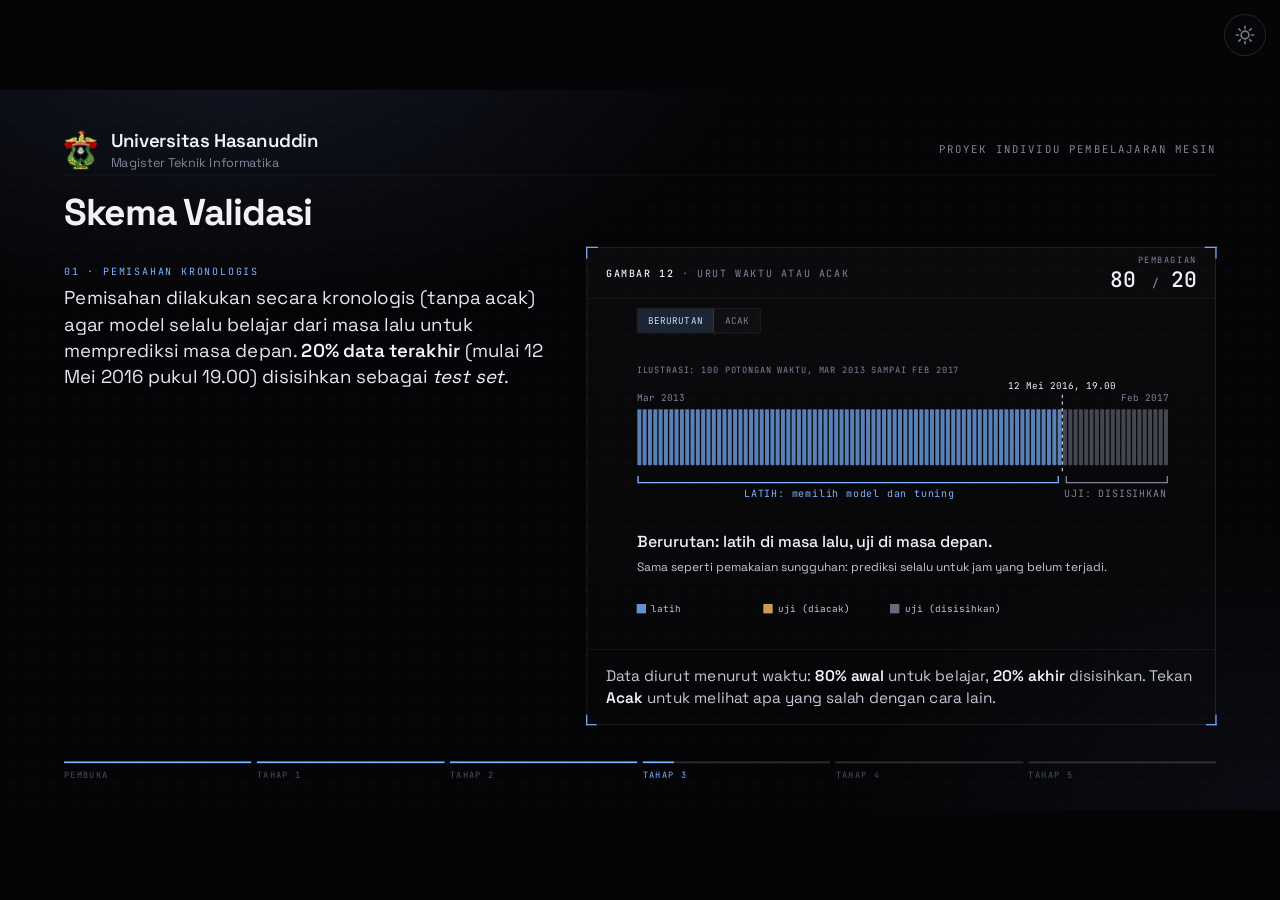
<file: Presentasi/Presentasi Tahap 1-4/SLIDE4.html>
<!doctype html>
<html lang="id">
<head>
<meta charset="utf-8">
<meta name="viewport" content="width=device-width, initial-scale=1">
<title>Slide 4 · Tahap 3 · Skema validasi</title>
<link rel="preconnect" href="https://fonts.googleapis.com">
<link rel="preconnect" href="https://fonts.gstatic.com" crossorigin>
<link href="https://fonts.googleapis.com/css2?family=JetBrains+Mono:wght@400;500&family=Space+Grotesk:wght@400;500;600;700&display=swap" rel="stylesheet">
<style>

/* ───────── Token ───────── */
:root{
  --bg:#050507;
  --panel:#0a0b0f;
  --line:rgba(255,255,255,.13);
  --line2:rgba(255,255,255,.07);
  --text:#f1f2f6;
  --body:#c4c7d4;
  --mute:#80849a;
  --accent:#7db4ff;
  --accent-bright:#c4dcff;
  --amber:#ffc266;
  --sans:'Space Grotesk','Segoe UI',system-ui,sans-serif;
  --mono:'JetBrains Mono','Cascadia Mono',Consolas,monospace;
}
*{box-sizing:border-box;margin:0;padding:0}
html,body{width:100%;height:100%;background:#050507;overflow:hidden;font-family:var(--sans);color:var(--text)}

/* ───────── Panggung 1920×1080 ───────── */
#stage{
  position:absolute;left:0;top:0;width:1920px;height:1080px;transform-origin:0 0;overflow:hidden;
  background:
    radial-gradient(1100px 600px at 18% -8%,rgba(110,140,220,.13),transparent 70%),
    radial-gradient(900px 600px at 100% 100%,rgba(90,110,180,.07),transparent 70%),
    radial-gradient(rgba(255,255,255,.055) 1px,transparent 1.2px) 0 0/32px 32px,
    var(--bg);
}

/* ───────── Header ───────── */
.header{position:absolute;left:96px;right:96px;top:52px;height:76px;display:flex;align-items:center;justify-content:space-between;border-bottom:1px solid var(--line2)}
.brand{display:flex;align-items:center;gap:20px}
.brand img{height:60px;width:auto;display:block}
.brand b{display:block;font-size:28px;font-weight:600;letter-spacing:-.01em}
.brand span{display:block;font-size:19px;color:var(--mute);margin-top:2px}
.tag{font-family:var(--mono);font-size:16px;letter-spacing:.14em;text-transform:uppercase;color:var(--mute)}
.kicker{position:absolute;left:96px;top:152px}
.kicker h1{font-size:56px;line-height:1.1;font-weight:700;letter-spacing:-.03em;color:var(--text)}

/* ───────── Kolom teks ───────── */
.copy{position:absolute;left:96px;top:322px;width:740px;height:620px;display:flex;flex-direction:column;justify-content:flex-start;gap:18px}
.blk{opacity:0;transform:translateY(14px);max-height:0;overflow:hidden;margin-top:0;transition:opacity .6s ease,transform .6s ease,max-height .7s ease,margin-top .7s ease;position:relative}
.blk.show{opacity:1;transform:none;max-height:460px;margin-top:26px}
.blk.show:first-child{margin-top:0}
.blk .lbl{font-family:var(--mono);font-size:15px;letter-spacing:.18em;text-transform:uppercase;color:var(--mute);margin-bottom:10px;display:block;transition:color .4s}
.blk p{font-size:30px;line-height:1.45;color:var(--body);font-weight:400;transition:font-size .5s ease,color .5s ease}
.blk b{color:var(--text);font-weight:600}
.blk em{font-style:italic;color:var(--text)}
.blk.active .lbl{color:var(--accent)}
.blk.active p{color:#e4e6ee}
.blk.seen{opacity:.5}
.blk.seen p{font-size:23px}
.copy{top:262px;height:690px}
.blk{flex-shrink:0}
.copy .blk p{font-size:28px;line-height:1.42}
.copy .blk.seen p{font-size:21px}
.blk .more{display:inline;opacity:0;transition:opacity .7s ease .15s}
.blk .more.show{opacity:1}

/* ───────── Panel grafik ───────── */
.panel{position:absolute;left:880px;top:236px;width:944px;height:716px;border:1px solid var(--line);background:linear-gradient(180deg,rgba(255,255,255,.025),rgba(255,255,255,.005));}
.panel::before,.panel::after,.panel .c1,.panel .c2{content:"";position:absolute;width:16px;height:16px;border:2px solid var(--accent);opacity:.9}
.panel::before{left:-2px;top:-2px;border-right:0;border-bottom:0}
.panel::after{right:-2px;top:-2px;border-left:0;border-bottom:0}
.panel .c1{left:-2px;bottom:-2px;border-right:0;border-top:0}
.panel .c2{right:-2px;bottom:-2px;border-left:0;border-top:0}
.phead{height:76px;border-bottom:1px solid var(--line2);display:flex;align-items:center;justify-content:space-between;padding:0 28px}
.fig{font-family:var(--mono);font-size:15px;letter-spacing:.16em;text-transform:uppercase;color:var(--mute)}
.fig b{color:var(--text);font-weight:500}
.readout{text-align:right;transition:opacity .25s ease}
.readout.swap{opacity:0}
.readout small{display:block;font-family:var(--mono);font-size:13px;letter-spacing:.14em;text-transform:uppercase;color:var(--mute)}
.readout strong{display:block;font-family:var(--mono);font-size:32px;font-weight:500;color:var(--text);line-height:1.1;margin-top:2px;font-variant-numeric:tabular-nums}
.readout strong .u{font-size:17px;color:var(--mute);margin-left:6px}
.readout strong .ok{font-size:16px;letter-spacing:.14em;color:#06121f;background:var(--accent);padding:3px 9px;border-radius:3px;margin-left:12px;vertical-align:middle}
.readout strong .q{font-size:16px;letter-spacing:.1em;color:var(--amber);margin-left:12px}

svg#g{display:block;width:100%;height:auto;aspect-ratio:960/520;margin-top:0}
.pfoot{position:absolute;left:0;right:0;bottom:0;height:112px;border-top:1px solid var(--line2);padding:0 28px;display:flex;align-items:center}
.pf{position:absolute;left:28px;right:28px;top:50%;transform:translateY(-50%);opacity:0;transition:opacity .45s ease;pointer-events:none}
.pf.show{opacity:1}
.legend{display:flex;gap:34px;align-items:center;font-size:21px;color:var(--body)}
.legend span{display:flex;align-items:center;gap:12px}
.legend .d{width:16px;height:16px;border-radius:50%;border:2px solid rgba(255,255,255,.7)}
.legend .l{width:30px;height:0;border-top:2px solid rgba(255,255,255,.5)}
.legend .n{font-family:var(--mono);font-size:15px;border:1px solid var(--line);border-radius:3px;padding:2px 8px;background:#07080b}
.cap{font-size:23px;line-height:1.45;color:var(--body)}
.cap b{color:var(--text);font-weight:600}
.cay{display:grid;grid-template-columns:1fr 1fr 1fr;gap:18px}
.cay div{border:1px solid var(--line);background:#07080b;padding:7px 16px 8px;border-radius:3px}
.cay small{display:block;font-family:var(--mono);font-size:13px;letter-spacing:.12em;text-transform:uppercase;color:var(--mute)}
.cay strong{display:block;font-family:var(--mono);font-weight:500;font-size:24px;color:var(--amber);margin-top:2px}
.cay-note{font-size:13px;font-family:var(--mono);letter-spacing:.1em;color:var(--mute);text-transform:uppercase;margin-bottom:8px}

/* ───────── Footer ───────── */
.footer{position:absolute;left:96px;right:96px;bottom:44px;height:62px;display:flex;align-items:flex-end;justify-content:space-between}
.prog{display:flex;gap:8px;width:1000px}
.seg{position:relative}
.seg .bar{height:3px;background:rgba(255,255,255,.14);position:relative;overflow:hidden}
.seg .bar i{position:absolute;left:0;top:0;bottom:0;width:0;background:var(--accent);transition:width .6s ease}
.seg span{display:block;margin-top:9px;font-family:var(--mono);font-size:13px;letter-spacing:.12em;text-transform:uppercase;color:#4b4e60;white-space:nowrap}
.seg.cur span{color:var(--accent)}
.ctrl{display:flex;align-items:center;gap:12px}
.cnt{font-family:var(--mono);font-size:17px;letter-spacing:.12em;color:var(--mute);margin-right:10px;min-width:70px;text-align:right}
.btn{font-family:var(--mono);font-size:17px;letter-spacing:.1em;text-transform:uppercase;color:var(--text);background:rgba(255,255,255,.03);border:1px solid var(--line);border-radius:3px;height:50px;padding:0 22px;cursor:pointer;transition:background .2s,border-color .2s,color .2s}
.btn:hover:not(:disabled){background:rgba(125,180,255,.12);border-color:var(--accent);color:var(--accent-bright)}
.btn.pri{border-color:rgba(125,180,255,.55);background:rgba(125,180,255,.1)}
.btn:disabled{opacity:.3;cursor:default}
.btn:focus-visible{outline:2px solid var(--accent);outline-offset:2px}
.hint{position:absolute;right:96px;bottom:12px;font-family:var(--mono);font-size:12px;letter-spacing:.1em;color:#4b4e60;text-transform:uppercase}

/* ───────── Dock navigasi (pop up, muncul saat kursor di bawah) ───────── */
.prog{width:100%}
#dock{position:absolute;left:50%;bottom:78px;transform:translate(-50%,28px);opacity:0;pointer-events:none;z-index:10;
  display:flex;flex-direction:column;align-items:center;gap:8px;padding:12px 16px 9px;
  background:#0a0b0f;border:1px solid rgba(255,255,255,.2);border-radius:6px;box-shadow:0 18px 50px rgba(0,0,0,.6);
  transition:opacity .35s ease,transform .35s ease}
#dock.show{opacity:1;transform:translate(-50%,0);pointer-events:auto}
#dock .hint{position:static}

#dock .btn{font-size:14px;height:36px;padding:0 16px;letter-spacing:.08em}
#dock .cnt{font-size:14px;min-width:54px;margin-right:6px}
#dock .ctrl{gap:8px}
#dock .hint{font-size:11px}
.edge-hint{position:fixed;top:0;bottom:0;width:7vw;pointer-events:none;opacity:0;transition:opacity .25s ease;z-index:5}
.edge-hint.l{left:0;background:linear-gradient(90deg,rgba(125,180,255,.14),transparent)}
.edge-hint.r{right:0;background:linear-gradient(270deg,rgba(125,180,255,.14),transparent)}
.edge-hint.on{opacity:1}



.blk.old{opacity:0;max-height:0;margin-top:0;transform:translateY(-10px)}
.prog{width:100%}
.src{position:absolute;right:96px;top:176px;font-family:var(--mono);font-size:15px;letter-spacing:.12em;text-transform:uppercase;color:var(--mute)}
.blk code,.cap code{font-family:var(--mono);font-size:.82em;color:var(--accent-bright);background:rgba(125,180,255,.1);padding:1px 7px;border-radius:3px}
svg.vz{display:block;width:100%;height:526px}
.vwrap{position:absolute;left:0;right:0;top:76px;height:526px}
.view{position:absolute;inset:0;opacity:0;pointer-events:none;transition:opacity .5s ease}
.view.on{opacity:1;pointer-events:auto}
.tt{position:absolute;pointer-events:none;font-family:var(--mono);font-size:15px;background:#07080b;border:1px solid var(--accent);color:var(--text);padding:7px 12px;border-radius:3px;white-space:nowrap;opacity:0;transition:opacity .15s ease;z-index:6}
.tt.on{opacity:1}
.tt small{display:block;font-size:12px;letter-spacing:.1em;color:var(--mute);text-transform:uppercase}
.sw{display:flex;gap:0;border:1px solid var(--line);border-radius:3px;overflow:hidden}
.sw button{font-family:var(--mono);font-size:14px;letter-spacing:.08em;text-transform:uppercase;color:var(--mute);background:rgba(255,255,255,.02);border:0;border-right:1px solid var(--line);padding:9px 16px;cursor:pointer;transition:background .2s,color .2s}
.sw button:last-child{border-right:0}
.sw button:hover{color:var(--text)}
.sw button.on{background:rgba(125,180,255,.16);color:var(--accent-bright)}

.src{max-width:700px;text-align:right}
.sw.pos{position:absolute;left:74px;top:14px;z-index:4}
svg .c0 rect, svg rect.cs{transition:fill .55s ease,fill-opacity .55s ease}
svg .fade{transition:opacity .45s ease}
svg .hov{cursor:pointer}

</style>
<link rel="stylesheet" href="ASET/tema.css">
<script src="ASET/tema.js"></script>
</head>
<body>
<div class="edge-hint l" id="eh-l"></div><div class="edge-hint r" id="eh-r"></div>
<div id="stage">
  <div class="header">
    <div class="brand"><img src="ASET/LOGO-UNHAS.png" alt="Logo Universitas Hasanuddin">
      <div><b>Universitas Hasanuddin</b><span>Magister Teknik Informatika</span></div></div>
    <div class="tag">Proyek Individu Pembelajaran Mesin</div>
  </div>

  <div class="kicker"><h1>Skema Validasi</h1></div>

  <div class="copy">
    <div class="blk" id="b1"><span class="lbl">01 · Pemisahan Kronologis</span>
      <p>Pemisahan dilakukan secara kronologis (tanpa acak) agar model selalu belajar dari masa lalu untuk memprediksi masa depan. <b>20% data terakhir</b> (mulai 12 Mei 2016 pukul 19.00) disisihkan sebagai <em>test set</em>.</p></div>
    <div class="blk" id="b2"><span class="lbl">02 · Validasi Silang 5 <em>Fold</em></span>
      <p>Pada <b>80% data awal</b>, pemilihan model menggunakan <code>TimeSeriesSplit</code> (<b>5 <em>fold</em></b>) dengan skema <em>expanding window</em>: jendela latih terus melebar sementara blok validasi selalu berada di periode berikutnya.</p></div>
    <div class="blk" id="b3"><span class="lbl">03 · <em>Gap</em> 24 Jam</span>
      <p>Karena target berjarak <b>24 jam</b> ke depan, tanpa <em>gap</em>, label dari 24 baris latih terakhir akan jatuh di blok validasi. <em>Gap</em> <b>24 jam</b> diterapkan untuk mencegah kebocoran label tersebut.</p></div>
    <div class="blk" id="b4"><span class="lbl">04 · Praproses di dalam <em>Pipeline</em></span>
      <p>Imputasi nilai hilang dan penskalaan fitur dijalankan di dalam <em>pipeline</em>, sehingga parameter statistiknya hanya dihitung dari <b>data latih</b> pada masing-masing <em>fold</em>.</p></div>
    <div class="blk" id="b5"><span class="lbl">05 · Evaluasi di Stasiun Uji</span>
      <p>Model dilatih pada <b>9 stasiun</b>, lalu diuji generalisasinya pada <b>3 stasiun uji</b> (Dingling, Wanliu, Shunyi) yang tidak dipakai untuk melatih, sebagai skema tambahan untuk menguji <em>spatial shift</em>.</p></div>
    <div class="blk" id="b6"><span class="lbl">06 · Mitigasi Kebocoran &amp; Batasan</span>
      <p>Lima potensi <em>data leakage</em> sudah dicegah. Tiga keterbatasan metodologis dicatat dan dijadikan bahan umpan balik.</p></div>
  </div>

  <div class="panel">
    <i class="c1"></i><i class="c2"></i>
    <div class="phead">
      <div class="fig" id="fig"></div>
      <div class="readout" id="readout"><small id="ro-l"></small><strong id="ro-v"></strong></div>
    </div>
    <div class="vwrap">
      <div class="view" id="v-urut">
        <div class="sw pos" id="sw-urut"><button data-m="seq" class="on">Berurutan</button><button data-m="rand">Acak</button></div>
        <svg class="vz" id="svg-urut" viewBox="0 0 942 526"></svg>
      </div>
      <div class="view" id="v-fold"><svg class="vz" id="svg-fold" viewBox="0 0 942 526"></svg></div>
      <div class="view" id="v-gap"><svg class="vz" id="svg-gap" viewBox="0 0 942 526"></svg></div>
      <div class="view" id="v-pipe">
        <div class="sw pos" id="sw-pipe"><button data-m="salah">Salah</button><button data-m="benar" class="on">Benar</button></div>
        <svg class="vz" id="svg-pipe" viewBox="0 0 942 526"></svg>
      </div>
      <div class="view" id="v-sta"><svg class="vz" id="svg-sta" viewBox="0 0 942 526"></svg></div>
      <div class="view" id="v-cek"><svg class="vz" id="svg-cek" viewBox="0 0 942 526"></svg></div>
    </div>
    <div class="tt" id="tt"></div>
    <div class="pfoot"><div class="pf" id="pf-cap"><div class="cap" id="cap"></div></div></div>
  </div>
  <div class="footer"><div class="prog" id="prog"></div></div>
  <div id="dock"><div class="ctrl">
      <span class="cnt" id="cnt"></span>
      <button class="btn" id="prev">Sebelumnya</button><button class="btn" id="reset">Reset</button><button class="btn pri" id="next">Berikutnya</button>
    </div><div class="hint">← → navigasi · R reset · F layar penuh · I indeks</div></div>
</div>

<script>
const PREV_SLIDE="SLIDE3.html", NEXT_SLIDE="SLIDE5.html", SLIDE_NO=4;

const $ = s => document.querySelector(s);
const $$ = s => [...document.querySelectorAll(s)];
const SVGNS = 'http://www.w3.org/2000/svg';
const mk = (tag,attrs={},parent)=>{const e=document.createElementNS(SVGNS,tag);for(const k in attrs)e.setAttribute(k,attrs[k]);if(parent)parent.appendChild(e);return e;};
const fmt = n => String(Math.round(n)).replace(/\B(?=(\d{3})+(?!\d))/g,'.');
const fd = (v,n=1) => v.toFixed(n).replace('.',',');
let timers=[], ticker=null, runId=0;
const later=(fn,ms)=>{timers.push(setTimeout(fn,ms));};
function clearRuns(){timers.forEach(clearTimeout);timers=[];if(ticker){clearInterval(ticker);ticker=null;}runId++;}
function readout(label,html){
  const r=$('#readout'); if(!r)return; r.classList.add('swap');
  setTimeout(()=>{ $('#ro-l').textContent=label; $('#ro-v').innerHTML=html; r.classList.remove('swap'); },200);
}
function readoutNow(label,html){ if(!$('#readout'))return; $('#ro-l').textContent=label; $('#ro-v').innerHTML=html; }
function caption(html){ const c=$('#cap'); if(!c)return; c.innerHTML=html; $$('.pf').forEach(p=>p.classList.toggle('show',p.id==='pf-cap')); }
function showFoot(id){ $$('.pf').forEach(p=>p.classList.toggle('show',p.id==='pf-'+id)); }
/* blok teks bertahap: yang aktif terang, dua sebelumnya redup, yang lebih lama disembunyikan */
function blocks(active){
  $$('.copy .blk').forEach((el,i)=>{
    el.classList.toggle('show',i<=active && i>=active-2);
    el.classList.toggle('active',i===active);
    el.classList.toggle('seen',i<active && i>=active-2);
    el.classList.toggle('old',i<active-2);
  });
}
/* titik layar ke koordinat SVG */
function svgPt(svg,ev){const p=svg.createSVGPoint();p.x=ev.clientX;p.y=ev.clientY;return p.matrixTransform(svg.getScreenCTM().inverse());}


const MONO='JetBrains Mono,Consolas,monospace', SANS='Space Grotesk,Segoe UI,sans-serif';
const tx=(g,t,a,s=14,fill='#80849a',ex={})=>{const e=mk('text',Object.assign({x:a[0],y:a[1],fill,'font-size':s,'font-family':MONO},ex),g);e.textContent=t;return e;};
const tt=$('#tt');
function tip(html,ev){ const r=$('.panel').getBoundingClientRect(), sc=r.width/944; tt.innerHTML=html; tt.classList.add('on');
  tt.style.left=((ev.clientX-r.left)/sc+14)+'px'; tt.style.top=((ev.clientY-r.top)/sc-12)+'px'; }
const tipOff=()=>tt.classList.remove('on');
const UTC0=Date.UTC(2013,2,1,0,0), MONID=['Jan','Feb','Mar','Apr','Mei','Jun','Jul','Agu','Sep','Okt','Nov','Des'];
const dstr=h=>{const d=new Date(UTC0+h*3600e3);return d.getUTCDate()+' '+MONID[d.getUTCMonth()]+' '+d.getUTCFullYear();};
const TRAIN=[4648, 9319, 13990, 18661, 23332], VAL=4671, GAPH=24, NTOT=35064, BND=28051;
const BLUE='#7db4ff', AMB='#ffc266', GREY='#80849a';

/* ═════════ V0: berurutan atau acak (ilustrasi, 100 potongan waktu) ═════════ */
const s0=$('#svg-urut'); const N0=100, PX0=798/N0, Y0=166, H0=84;
let seed=11; const rnd=()=>{seed=(seed*1664525+1013904223)>>>0;return seed/4294967296;};
const perm=[...Array(N0).keys()]; for(let i=N0-1;i>0;i--){const j=Math.floor(rnd()*(i+1));[perm[i],perm[j]]=[perm[j],perm[i]];}
const isTe=new Array(N0).fill(false); perm.slice(0,20).forEach(i=>isTe[i]=true);
let pick=-1; for(let i=30;i<70;i++){ if(isTe[i]&&!isTe[i-1]&&!isTe[i+1]){pick=i;break;} }
tx(s0,'ILUSTRASI: 100 POTONGAN WAKTU, MAR 2013 SAMPAI FEB 2017',[74,112],13,GREY,{'letter-spacing':'.1em'});
const g0=mk('g',{class:'c0'},s0);
const C0=[...Array(N0)].map((_,i)=>mk('rect',{x:74+i*PX0+1,y:Y0,width:PX0-2,height:H0,rx:1.5,fill:BLUE,'fill-opacity':.7},g0));
tx(s0,'Mar 2013',[74,Y0-12],14,GREY); tx(s0,'Feb 2017',[872,Y0-12],14,GREY,{'text-anchor':'end'});
const aSeq=mk('g',{class:'fade'},s0), aRnd=mk('g',{class:'fade'},s0);
const bx=74+80*PX0;
mk('line',{x1:bx,x2:bx,y1:Y0-22,y2:Y0+H0+10,stroke:'#f1f2f6','stroke-width':1.5,'stroke-dasharray':'5 5'},aSeq);
tx(aSeq,'12 Mei 2016, 19.00',[bx,Y0-30],14,'#f1f2f6',{'text-anchor':'middle'});
const brk=(g,x1,x2,y,col)=>mk('path',{d:'M'+x1+' '+y+'v10H'+x2+'v-10',fill:'none',stroke:col,'stroke-width':2},g);
brk(aSeq,74+2,bx-6,Y0+H0+16,BLUE); tx(aSeq,'LATIH: memilih model dan tuning',[(74+bx)/2,Y0+H0+48],15,BLUE,{'text-anchor':'middle','letter-spacing':'.08em'});
brk(aSeq,bx+6,872-2,Y0+H0+16,GREY); tx(aSeq,'UJI: DISISIHKAN',[(bx+872)/2,Y0+H0+48],15,GREY,{'text-anchor':'middle','letter-spacing':'.08em'});
if(pick>0){ const px=74+pick*PX0;
  [pick-1,pick+1].forEach(i=>mk('rect',{x:74+i*PX0,y:Y0-3,width:PX0,height:H0+6,fill:'none',stroke:'#c4dcff','stroke-width':1.8},aRnd));
  mk('rect',{x:px,y:Y0-3,width:PX0,height:H0+6,fill:'none',stroke:'#fff','stroke-width':2},aRnd);
  mk('path',{d:'M'+(px+PX0/2)+' '+(Y0+H0+8)+'v26',stroke:AMB,'stroke-width':1.6,fill:'none'},aRnd);
  tx(aRnd,'Satu jam diuji, jam di kiri dan kanannya sudah dipelajari',[px+PX0/2,Y0+H0+58],15,AMB,{'text-anchor':'middle'}); }
const m0a=tx(s0,'',[74,372],24,'#f1f2f6',{'font-family':SANS,'font-weight':500}), m0b=tx(s0,'',[74,408],18,'#c4c7d4',{'font-family':SANS});
const lg0=mk('g',{},s0); [[BLUE,'latih'],[AMB,'uji (diacak)'],[GREY,'uji (disisihkan)']].forEach(([c,t],i)=>{ mk('rect',{x:74+i*190,y:458,width:14,height:14,fill:c,'fill-opacity':.8},lg0); tx(lg0,t,[96+i*190,470],14,'#c4c7d4'); });
let m0='seq';
function setUrut(m){ m0=m;
  C0.forEach((r,i)=>{ const te=m==='seq'?i>=80:isTe[i];
    r.style.transitionDelay=(i*5)+'ms';
    r.setAttribute('fill',te?(m==='seq'?GREY:AMB):BLUE); r.setAttribute('fill-opacity',te?(m==='seq'?.5:.95):.7); });
  aSeq.style.opacity=m==='seq'?1:0; aRnd.style.opacity=m==='rand'?1:0;
  m0a.textContent=m==='seq'?'Berurutan: latih di masa lalu, uji di masa depan.':'Diacak: uji diselipkan di antara jam latih.';
  m0b.textContent=m==='seq'?'Sama seperti pemakaian sungguhan: prediksi selalu untuk jam yang belum terjadi.':'Jam yang berdekatan biasanya mirip, jadi jawaban data uji ikut terlihat oleh model.';
  $$('#sw-urut button').forEach(b=>b.classList.toggle('on',b.dataset.m===m));
  readoutNow('Pembagian',m==='seq'?'80 <span class="u">/</span> 20':'<span style="color:#ffc266">diacak</span>');
  caption(m==='seq'?'Data diurut menurut waktu: <b>80% awal</b> untuk belajar, <b>20% akhir</b> disisihkan. Tekan <b>Acak</b> untuk melihat apa yang salah dengan cara lain.':'Jika diacak, jam uji diselipkan di antara jam latih. Skor jadi terlalu optimistis, karena di dunia nyata masa depan belum pernah dilihat.'); }
$$('#sw-urut button').forEach(b=>b.addEventListener('click',e=>{e.stopPropagation();setUrut(b.dataset.m);}));

/* ═════════ V1: lima fold nyata ═════════ */
const sf=$('#svg-fold'); const FX=h=>74+h/NTOT*798, FY0=104, FP=54, FH=34;
tx(sf,'FOLD',[74,FY0-26],12,GREY,{'letter-spacing':'.1em'}); 
const hat=mk('defs',{},sf); const hp=mk('pattern',{id:'hG',width:10,height:10,patternUnits:'userSpaceOnUse',patternTransform:'rotate(45)'},hat); mk('line',{x1:0,y1:0,x2:0,y2:10,stroke:'rgba(128,132,154,.55)','stroke-width':2},hp);
mk('rect',{x:FX(BND),y:FY0-16,width:FX(NTOT)-FX(BND),height:5*FP-4,fill:'url(#hG)',stroke:'rgba(128,132,154,.5)'},sf);
tx(sf,'UJI 20% · DISISIHKAN',[FX(NTOT),FY0-26],12,GREY,{'text-anchor':'end','letter-spacing':'.06em'});
const FR=TRAIN.map((n,k)=>{ const y=FY0+k*FP, g=mk('g',{class:'fade'},sf), ig=mk('g',{},g);
  tx(g,String(k+1),[66,y+FH/2+5],16,'#c4c7d4',{'text-anchor':'end','font-weight':500});
  const rl=mk('rect',{x:FX(0),y:y,width:FX(n)-FX(0),height:FH,fill:BLUE,'fill-opacity':.7},ig);
  mk('rect',{x:FX(n),y:y,width:Math.max(2.5,GAPH/NTOT*798),height:FH,fill:'#fff','fill-opacity':.85},ig);
  mk('rect',{x:FX(n+GAPH),y:y,width:VAL/NTOT*798,height:FH,fill:AMB,'fill-opacity':.8},ig);
  tx(ig,fmt(n)+' jam',[(FX(0)+FX(n))/2,y+FH/2+4],12,'#06121f',{'text-anchor':'middle','font-weight':500});
  tx(ig,fmt(VAL)+' jam',[FX(n+GAPH)+VAL/NTOT*798/2,y+FH/2+4],12,'#1c1305',{'text-anchor':'middle','font-weight':500});
  const hit=mk('rect',{x:40,y:y-8,width:840,height:FH+16,fill:'transparent',class:'hov'},g);
  hit.addEventListener('click',e=>{e.stopPropagation();selFold(k);});
  hit.addEventListener('mousemove',ev=>tip('<small>Fold '+(k+1)+'</small>latih '+fmt(n)+' jam, validasi '+fmt(VAL)+' jam',ev)); hit.addEventListener('mouseleave',tipOff);
  ig.style.transformBox='fill-box'; ig.style.transformOrigin='0 50%'; ig.style.transition='transform .8s cubic-bezier(.3,.7,.2,1)'; 
  return {g,ig}; });
const AY=FY0+5*FP+8; mk('line',{x1:74,x2:872,y1:AY,y2:AY,stroke:'rgba(255,255,255,.28)'},sf);
[[0,'Mar 2013'],[8760,'Mar 2014'],[17520,'Mar 2015'],[26304,'Mar 2016']].forEach(([h,l])=>{mk('line',{x1:FX(h),x2:FX(h),y1:AY,y2:AY+6,stroke:'rgba(255,255,255,.28)'},sf);tx(sf,l,[FX(h),AY+24],13,GREY,{'text-anchor':'middle'});});
tx(sf,'Feb 2017',[872,AY+24],13,GREY,{'text-anchor':'end'});
const fd1=tx(sf,'',[74,AY+64],13,GREY,{'letter-spacing':'.1em'}), fd2=tx(sf,'',[74,AY+92],19,'#f1f2f6',{'font-family':SANS}), fd3=tx(sf,'',[74,AY+120],19,'#f1f2f6',{'font-family':SANS});
let fsel=-1;
function selFold(k){ fsel=(k===fsel)?-1:k;
  FR.forEach((r,i)=>{ r.g.style.opacity=(fsel<0||i===fsel)?1:.3; });
  if(fsel<0){ fd1.textContent='KLIK SATU FOLD'; fd2.textContent=''; fd3.textContent=''; readoutNow('Fold','5'); caption('Biru: belajar. Putih tipis: <em>gap</em> 24 jam. Kuning: validasi, selalu <b>lebih baru</b> dari biru. Tiap <em>fold</em> memvalidasi 4.671 jam di 9 stasiun. Klik satu <em>fold</em>.'); }
  else { const n=TRAIN[fsel]; fd1.textContent='FOLD '+(fsel+1);
    fd2.textContent='Latih: 1 Mar 2013 sampai '+dstr(n-1)+' ('+fmt(n)+' jam)';
    fd3.textContent='Validasi: '+dstr(n+GAPH)+' sampai '+dstr(n+GAPH+VAL-1)+' ('+fmt(VAL)+' jam)';
    readoutNow('Fold '+(fsel+1),fmt(n)+' <span class="u">jam latih</span>');
    caption('Fold '+(fsel+1)+': latih sampai <b>'+dstr(n-1)+'</b>, <em>gap</em> 24 jam, validasi <b>'+dstr(n+GAPH)+'</b> sampai <b>'+dstr(n+GAPH+VAL-1)+'</b>. Klik lagi untuk melepas.'); } }

/* ═════════ V2: gap 24 jam ═════════ */
const sg=$('#svg-gap'); const CP=7.7, CXS=79, CYY=146, CHH=54, NTR=36, NGP=36, NVL=30;
const cell=(i,col,op,g)=>mk('rect',{class:'cs',x:CXS+i*CP,y:CYY,width:CP-1.6,height:CHH,fill:col,'fill-opacity':op},g);
const gT=mk('g',{},sg), gG=mk('g',{},sg), gV=mk('g',{},sg);
const cT=[...Array(NTR)].map((_,i)=>cell(i,BLUE,.7,gT)), cG=[...Array(NGP)].map((_,i)=>cell(i,'#fff',.55,gG)), cV=[...Array(NVL)].map((_,i)=>cell(i,AMB,.45,gV));
const setX=(r,i)=>r.setAttribute('x',CXS+i*CP);
tx(sg,'LATIH',[CXS,CYY+CHH+22],13,BLUE,{'letter-spacing':'.1em'});
const lblV=tx(sg,'VALIDASI',[0,CYY+CHH+22],13,AMB,{'letter-spacing':'.1em'});
const lblG=tx(sg,'GAP',[0,CYY-12],13,'#fff',{'text-anchor':'middle','letter-spacing':'.1em','font-style':'italic'});
// 24 baris latih terakhir
const bx1=CXS+(NTR-24)*CP, bx2=CXS+NTR*CP-1.6;
mk('path',{d:'M'+bx1+' '+(CYY-12)+'v-9H'+bx2+'v9',fill:'none',stroke:BLUE,'stroke-width':2},sg);
tx(sg,'24 baris latih terakhir (jam t)',[(bx1+bx2)/2,CYY-34],14,BLUE,{'text-anchor':'middle'});
// label target jatuh
const TY=CYY+CHH+50; const gTg=mk('g',{},sg);
const tg=[...Array(24)].map((_,j)=>mk('rect',{class:'cs',x:CXS+(NTR+j)*CP,y:TY,width:CP-1.6,height:18,fill:BLUE,'fill-opacity':.35},gTg));
mk('path',{d:'M'+((bx1+bx2)/2)+' '+(CYY+CHH+6)+'v'+(TY+9-(CYY+CHH+6))+'H'+(CXS+NTR*CP-8),fill:'none',stroke:GREY,'stroke-width':1.5,'stroke-dasharray':'4 4'},sg);
mk('path',{d:'M'+(CXS+NTR*CP-8)+' '+(TY+9)+'l-6 -5v10z',fill:GREY},sg);
tx(sg,'+24 jam',[((bx1+bx2)/2)+8,TY+34],13,GREY);
tx(sg,'label target jatuh di sini',[CXS+(NTR+24)*CP+10,TY+14],14,'#c4c7d4',{'font-family':SANS});
// penggeser
const SX0=74, SXW=420, SY=392, GMAX=36;
mk('line',{x1:SX0,x2:SX0+SXW,y1:SY,y2:SY,stroke:'rgba(255,255,255,.28)','stroke-width':3,'stroke-linecap':'round'},sg);
const sFill=mk('line',{x1:SX0,x2:SX0,y1:SY,y2:SY,stroke:BLUE,'stroke-width':3,'stroke-linecap':'round'},sg);
const sx=g=>SX0+SXW*g/GMAX;
[0,24].forEach(g=>{mk('line',{x1:sx(g),x2:sx(g),y1:SY-8,y2:SY+8,stroke:GREY},sg);});
tx(sg,'0',[sx(0),SY+28],13,GREY,{'text-anchor':'middle'}); tx(sg,'24 jam = horizon prediksi',[sx(24),SY+28],13,'#c4dcff',{'text-anchor':'middle'}); tx(sg,'36',[sx(36),SY+28],13,GREY,{'text-anchor':'middle'});
tx(sg,'GAP (JAM)',[SX0,SY-24],13,GREY,{'letter-spacing':'.1em'});
const sH=mk('circle',{r:11,fill:'#0a0b10',stroke:'#c4dcff','stroke-width':3,style:'cursor:ew-resize'},sg);
const sArr=mk('path',{fill:'none',stroke:'#c4dcff','stroke-width':1.8,'stroke-linecap':'round','stroke-linejoin':'round',style:'pointer-events:none'},sg);
const sHit=mk('rect',{x:SX0-14,y:SY-22,width:SXW+28,height:44,fill:'transparent',style:'cursor:ew-resize'},sg);
sHit.addEventListener('pointerenter',()=>{sH.setAttribute('r',13);sH.setAttribute('stroke','#fff');}); sHit.addEventListener('pointerleave',()=>{if(!dragG){sH.setAttribute('r',11);sH.setAttribute('stroke','#c4dcff');}});
const rsV=tx(sg,'',[872,SY-4],44,AMB,{'text-anchor':'end','font-weight':500}), rsL=tx(sg,'',[872,SY+26],14,GREY,{'text-anchor':'end'});
let gGap=0;
function setGap(g){ gGap=g;
  cG.forEach((r,i)=>{ r.style.opacity=i<g?1:0; setX(r,NTR+i); });
  cV.forEach((r,i)=>setX(r,NTR+g+i));
  const leak=Math.max(0,24-g);
  tg.forEach((r,j)=>{ const lk=j>=g; r.setAttribute('fill',lk?AMB:BLUE); r.setAttribute('fill-opacity',lk?.95:.35); });
  lblV.setAttribute('x',CXS+(NTR+g)*CP); if(g>=13){lblG.setAttribute('text-anchor','middle'); lblG.setAttribute('x',CXS+(NTR+g/2)*CP);} else {lblG.setAttribute('text-anchor','start'); lblG.setAttribute('x',CXS+NTR*CP+10);} lblG.style.opacity=g>0?1:0;
  sH.setAttribute('cx',sx(g)); sH.setAttribute('cy',SY); { const c=sx(g); sArr.setAttribute('d','M'+(c-3)+' '+(SY-4)+'L'+(c-6.5)+' '+SY+'L'+(c-3)+' '+(SY+4)+'M'+(c+3)+' '+(SY-4)+'L'+(c+6.5)+' '+SY+'L'+(c+3)+' '+(SY+4)); } sFill.setAttribute('x2',sx(g));
  rsV.textContent=leak; rsV.setAttribute('fill',leak>0?AMB:BLUE); rsL.textContent=leak>0?'baris bocor ke validasi':'baris bocor · Zona aman';
  readoutNow('Target bocor ke validasi',leak+' <span class="u">baris</span>'); }
let dragG=false; const setG=ev=>{const p=svgPt(sg,ev);clearRuns();setGap(Math.max(0,Math.min(GMAX,Math.round((p.x-SX0)/SXW*GMAX))));};
sHit.addEventListener('pointerdown',e=>{dragG=true;sHit.setPointerCapture(e.pointerId);setG(e);});
sHit.addEventListener('pointermove',e=>{if(dragG)setG(e);}); sHit.addEventListener('pointerup',()=>{dragG=false;}); sHit.addEventListener('pointercancel',()=>{dragG=false;});

/* ═════════ V3: praproses di dalam pipeline ═════════ */
const sp=$('#svg-pipe'); const gS=mk('g',{class:'fade'},sp), gB=mk('g',{class:'fade'},sp);
const blk=(y,col,name,sub,dim)=>{ const g=mk('g',{},sp); mk('rect',{x:74,y:y,width:210,height:64,fill:col,'fill-opacity':.12,stroke:col,'stroke-opacity':.7},g); mk('rect',{x:74,y:y,width:4,height:64,fill:col},g); tx(g,name,[94,y+28],16,'#f1f2f6',{'font-family':SANS,'font-weight':600}); tx(g,sub,[94,y+50],13,'#c4c7d4'); return g; };
blk(120,BLUE,'LATIH','data belajar'); const bV=blk(230,AMB,'VALIDASI','satu fold'); const bU=blk(340,GREY,'UJI','disisihkan');
const mid=mk('g',{},sp); mk('rect',{x:410,y:196,width:250,height:128,fill:'rgba(125,180,255,.07)',stroke:BLUE,'stroke-opacity':.7},mid); mk('rect',{x:410,y:196,width:250,height:4,fill:BLUE},mid);
tx(mid,'IMPUTER + SCALER',[428,226],13,BLUE,{'letter-spacing':'.1em'});
const mt1=tx(mid,'',[428,262],19,'#f1f2f6',{'font-family':SANS,'font-weight':600}), mt2=tx(mid,'',[428,288],15,'#c4c7d4',{'font-family':SANS}), mt3=tx(mid,'',[428,310],15,'#c4c7d4',{'font-family':SANS});
const mdl=mk('g',{},sp); mk('rect',{x:760,y:226,width:112,height:68,fill:'rgba(255,255,255,.03)',stroke:'rgba(255,255,255,.28)'},mdl); tx(mdl,'MODEL',[816,266],16,'#f1f2f6',{'text-anchor':'middle','font-weight':500,'letter-spacing':'.1em'});
const arr=(g,d,col,dash)=>mk('path',{d:d,fill:'none',stroke:col,'stroke-width':2.4,'stroke-dasharray':dash||'0'},g);
const head=(g,x,y,col,dir)=>mk('path',{d:dir>0?'M'+x+' '+y+'l-9 -6v12z':'M'+x+' '+y+'l9 -6v12z',fill:col},g);
// LATIH selalu masuk (tetap di kedua mode)
arr(sp,'M284 152H350V240H404',BLUE); head(sp,408,240,BLUE,1);
// Salah: validasi dan uji ikut masuk
arr(gS,'M284 262H404',AMB); head(gS,408,262,AMB,1);
arr(gS,'M284 372H350V284H404',AMB); head(gS,408,284,AMB,1);
tx(gS,'BOCOR: validasi dan uji ikut dihitung',[428,356],15,AMB,{'font-weight':500});
// Benar: validasi hanya menerima hasilnya
arr(gB,'M404 276H294',AMB,'6 5'); head(gB,288,276,AMB,-1);
tx(gB,'terapkan saja',[296,300],13,AMB);
tx(gB,'DIHITUNG ULANG TIAP FOLD',[428,356],14,BLUE,{'letter-spacing':'.08em'});
arr(sp,'M660 260H752',GREY); head(sp,756,260,GREY,1);
const lockT=tx(sp,'tidak disentuh',[179,418],14,GREY,{'text-anchor':'middle'});
let pm='benar';
function setPipe(m){ pm=m; gS.style.opacity=m==='salah'?1:0; gB.style.opacity=m==='benar'?1:0; bU.style.opacity=m==='salah'?1:.45; lockT.style.opacity=m==='benar'?1:0;
  if(m==='salah'){ mt1.textContent='median dan skala'; mt2.textContent='dari SEMUA baris'; mt3.textContent='latih + validasi + uji'; }
  else { mt1.textContent='median dan skala'; mt2.textContent='dari LATIH saja'; mt3.textContent='fold itu saja'; }
  $$('#sw-pipe button').forEach(b=>b.classList.toggle('on',b.dataset.m===m));
  readoutNow('Dihitung dari',m==='salah'?'<span style="color:#ffc266">semua baris</span>':'latih saja');
  caption(m==='salah'?'<b>Salah:</b> median dan skala dihitung dari semua baris, jadi data validasi dan uji ikut dilihat. Skor tampak lebih bagus dari kenyataannya.':'<b>Benar:</b> di dalam <em>pipeline</em>, median dan skala dihitung dari data latih setiap <em>fold</em>, lalu hanya diterapkan ke validasi. Data uji tidak disentuh.'); }
$$('#sw-pipe button').forEach(b=>b.addEventListener('click',e=>{e.stopPropagation();clearRuns();setPipe(b.dataset.m);}));

/* ═════════ V4: 9 stasiun latih dan 3 stasiun uji ═════════ */
const ss=$('#svg-sta'); const LAT=["Aotizhongxin", "Changping", "Dongsi", "Guanyuan", "Gucheng", "Huairou", "Nongzhanguan", "Tiantan", "Wanshouxigong"], STU=['Dingling','Wanliu','Shunyi'];
const SX=190, SW=872-SX, WA=SW*.8-3, WB=SW*.2-3, ROWH=24, ROWP=29, SY0=96;
const ROLE={latih:['LATIH · 60% baris','Melatih model, memilih model, dan tuning',BLUE,.7],uji:['UJI · 15% baris','Masa depan di stasiun yang ikut dilatih',AMB,.55],skip:['TIDAK DIPAKAI · 20% baris','Sengaja dibuang: model belum boleh melihat stasiun ini',GREY,.3],stuji:['STASIUN UJI · 5% baris','Stasiun yang tidak dipakai untuk melatih, sekaligus periode masa depan',AMB,.95]};
tx(ss,'80% AWAL',[SX,SY0-30],13,GREY,{'letter-spacing':'.1em'}); tx(ss,'sebelum 12 Mei 2016, 19.00',[SX,SY0-14],12,GREY);
tx(ss,'20% AKHIR',[SX+WA+3+WB,SY0-30],13,GREY,{'letter-spacing':'.1em','text-anchor':'end'});
const SC=[];
const addRow=(name,i,roleA,roleB,stuji)=>{ const y=SY0+i*ROWP+(stuji?18:0);
  tx(ss,name,[SX-12,y+ROWH/2+5],14,stuji?AMB:'#c4c7d4',{'text-anchor':'end'});
  [[SX,WA,roleA],[SX+WA+3,WB,roleB]].forEach(([x,w,r])=>{ const el=mk('rect',{class:'cs hov',x:x,y:y,width:w,height:ROWH,fill:ROLE[r][2],'fill-opacity':ROLE[r][3]},ss);
    if(r==='skip') el.setAttribute('stroke','rgba(128,132,154,.6)'); if(r==='stuji'){el.setAttribute('stroke','#fff');el.setAttribute('stroke-opacity',.7);}
    SC.push({el:el,r:r});
    el.addEventListener('mousemove',ev=>{tip('<small>'+name+'</small>'+ROLE[r][0],ev);hlRole(r);}); el.addEventListener('mouseleave',()=>{tipOff();hlRole(null);}); }); };
LAT.forEach((n,i)=>addRow(n,i,'latih','uji',false)); STU.forEach((n,i)=>addRow(n,9+i,'skip','stuji',true));
tx(ss,'STASIUN UJI',[SX-12,SY0+9*ROWP+11],12,AMB,{'text-anchor':'end','letter-spacing':'.12em'});
const LGY=476, LG=[['latih',74],['uji',264],['skip',424],['stuji',650]]; const LGE=[];
LG.forEach(([r,x])=>{ const g=mk('g',{class:'hov'},ss); mk('rect',{x:x,y:LGY,width:14,height:14,fill:ROLE[r][2],'fill-opacity':ROLE[r][3]},g); tx(g,ROLE[r][0],[x+22,LGY+12],13,'#c4c7d4'); mk('rect',{x:x-6,y:LGY-8,width:r==='skip'?220:(r==='stuji'?220:170),height:30,fill:'transparent'},g);
  g.addEventListener('mouseenter',()=>hlRole(r)); g.addEventListener('mouseleave',()=>hlRole(null)); });
function hlRole(r){ SC.forEach(c=>{ c.el.style.opacity=(r===null||c.r===r)?1:.2; }); 
  if(r){ readoutNow(ROLE[r][0].split(' · ')[0],ROLE[r][0].split(' · ')[1]); caption('<b>'+ROLE[r][0]+'.</b> '+ROLE[r][1]+'.'); } else { readoutNow('Stasiun','9 <span class="u">+</span> 3'); caption('Waktu dibagi sama untuk semua stasiun. <b>9 stasiun</b> melatih model, <b>3 stasiun uji</b> sengaja tidak dilihat sebelum diuji. Arahkan kursor ke kotak mana pun.'); } }

/* ═════════ V5: dicegah dan diakui ═════════ */
const sc=$('#svg-cek');
const OK=[['Fitur dari masa depan','semua fitur dari jam t ke kiri','Semua fitur dihitung dari jam t ke kiri. <em>Rolling mean</em> memakai jam t dan sebelumnya, bukan sesudahnya.'],
 ['Praproses memakai data uji','di dalam pipeline, per fold','Pengisian dan penskalaan ada di dalam <em>pipeline</em>, jadi dihitung ulang dari data latih pada setiap <em>fold</em>.'],
 ['Target jatuh di validasi','gap 24 jam','Ada <em>gap</em> 24 jam di antara latih dan validasi pada setiap <em>fold</em>.'],
 ['Data uji dilihat berulang','disisihkan, dibuka satu kali','20% akhir disisihkan dan dibuka satu kali di akhir. Bila skornya buruk, model tidak disetel ulang.'],
 ['Stasiun uji ikut belajar','3 stasiun tidak ikut dilatih','Tiga stasiun uji tidak ikut dilatih, bahkan 80% awalnya dibuang.']];
const NG=[['Hanya 5 fold',['Simpangan baku antar fold','besar (86,82 ± 24,70 pada baseline).'],'Hanya 5 <em>fold</em> membuat angka validasi kurang stabil. Karena itu rata-rata dan simpangan baku selalu dilaporkan.'],
 ['Statistik ringkas uji pernah terlihat',['7 dan 15 Nov 2026. Tidak dipakai untuk','memilih fitur, model, atau pengaturan.'],'Dicatat terbuka di laporan: profil awal pada 7 Nov 2026 dan ringkasan berkas fitur uji pada 15 Nov 2026. Statistik ringkas periode uji tidak dipakai untuk keputusan apa pun.'],
 ['Aturan gap sama dengan horizon',['Belum ada sumber peer review yang','terbaca. Alasannya logis, belum terkutip.'],'Dicatat sebagai bahan umpan balik di Pertemuan 13.']];
const CAPD='Arahkan kursor ke tiap butir. Biru: sudah ditutup. Kuning: batasan yang diakui.';
const rows=[];
tx(sc,'DICEGAH (5)',[74,60],13,BLUE,{'letter-spacing':'.14em'}); tx(sc,'BATASAN (3)',[496,60],13,AMB,{'letter-spacing':'.14em'});
const itm=(x,y,w,h,col,ic,title,subs,capt)=>{ const g=mk('g',{class:'fade hov'},sc), ig=mk('g',{},g); ig.style.opacity=0; ig.style.transform='translateY(10px)'; ig.style.transition='opacity .5s ease,transform .5s ease';
  mk('rect',{x:x,y:y,width:w,height:h,fill:col,'fill-opacity':.07,stroke:col,'stroke-opacity':.45},ig); mk('rect',{x:x,y:y,width:3,height:h,fill:col},ig);
  const ic2=mk('g',{},ig); mk('circle',{cx:x+26,cy:y+h/2,r:12,fill:'none',stroke:col,'stroke-width':2},ic2);
  if(ic==='ok') mk('path',{d:'M'+(x+20)+' '+(y+h/2)+'l4 5 8 -9',fill:'none',stroke:col,'stroke-width':2.4,'stroke-linecap':'round','stroke-linejoin':'round'},ic2); else { tx(ic2,'!',[x+26,y+h/2+6],17,col,{'text-anchor':'middle','font-weight':500}); }
  tx(ig,title,[x+52,y+(subs.length>1?27:26)],16,'#f1f2f6',{'font-family':SANS,'font-weight':600});
  subs.forEach((s,i)=>tx(ig,s,[x+52,y+49+i*19],14,'#c4c7d4',{'font-family':SANS}));
  mk('rect',{x:x,y:y,width:w,height:h,fill:'transparent'},ig);
  g.addEventListener('mouseenter',()=>{caption(capt);rows.forEach(r=>{r.style.opacity=(r===g)?1:.4;});}); g.addEventListener('mouseleave',()=>{caption(CAPD);rows.forEach(r=>{r.style.opacity=1;});});
  rows.push(g); return ig; };
const IG=[];
OK.forEach((o,i)=>IG.push(itm(74,80+i*80,396,68,BLUE,'ok',o[0],[o[1]],o[2])));
NG.forEach((o,i)=>IG.push(itm(496,80+i*122,376,108,AMB,'warn',o[0],o[1],o[2])));

/* ═════════ Langkah ═════════ */
const FIG=['Gambar 12 · Urut waktu atau acak','Gambar 13 · Lima fold','Gambar 14 · Gap 24 jam','Gambar 15 · Praproses dalam pipeline','Gambar 16 · Stasiun latih dan stasiun uji','Gambar 17 · Dicegah dan batasan'];
const VIEWS=['v-urut','v-fold','v-gap','v-pipe','v-sta','v-cek'];
function setView(i){ $$('.view').forEach(v=>v.classList.toggle('on',v.id===VIEWS[i])); $('#fig').innerHTML=FIG[i].replace(/^(Gambar \d+)/,'<b>$1</b>'); tipOff();
  FR.forEach((r,k)=>{ r.ig.style.transitionDelay=(i===1?(k*140):0)+'ms'; r.ig.style.transform=i===1?'scaleX(1)':'scaleX(0)'; });
  IG.forEach((g,k)=>{ g.style.transitionDelay=(i===5?k*110:0)+'ms'; g.style.opacity=i===5?1:0; g.style.transform=i===5?'none':'translateY(10px)'; }); }
const STEPS=[
  ()=>{ blocks(0); setView(0); setUrut('seq'); },
  ()=>{ blocks(1); setView(1); fsel=-1; selFold(-1); },
  ()=>{ blocks(2); setView(2); setGap(0); caption('Tanpa <em>gap</em>, target dari 24 baris latih terakhir <b>jatuh di validasi</b> (kuning). Geser penggeser ke <b>24</b> dan semuanya aman. Penggeser berjalan otomatis, atau seret untuk mencoba.'); later(()=>{ let g=0; ticker=setInterval(()=>{ g++; setGap(g); if(g>=24){clearInterval(ticker);ticker=null;} },110); },900); },
  ()=>{ blocks(3); setView(3); setPipe('salah'); later(()=>setPipe('benar'),2600); },
  ()=>{ blocks(4); setView(4); hlRole(null); },
  ()=>{ blocks(5); setView(5); readoutNow('Dicegah · batasan','5 <span class="u">·</span> 3'); caption(CAPD); }
];
function RESET_HOOK(){ gGap=0; fsel=-1; $$('.copy .blk').forEach(b=>b.classList.remove('show','active','seen','old')); $$('.view').forEach(v=>v.classList.remove('on')); FR.forEach(r=>{r.ig.style.transform='scaleX(0)';r.g.style.opacity=1;}); IG.forEach(g=>{g.style.opacity=0;}); }


/* ═════════ Progres bawah ═════════ */
const LAST = STEPS.length-1;
let step = 0;
const GROUPS=[["Pembuka", 1], ["Tahap 1", 1], ["Tahap 2", 1], ["Tahap 3", 1], ["Tahap 4", 1], ["Tahap 5", 1]];
(function(){ const p=$('#prog'); GROUPS.forEach(([n,c])=>{const s=document.createElement('div');s.className='seg';s.style.flex=c;s.innerHTML='<div class="bar"><i></i></div><span>'+n+'</span>';p.appendChild(s);}); })();
function progress(){
  let start=0;
  document.querySelectorAll('.seg').forEach((s,gi)=>{
    const c=GROUPS[gi][1]; let done=0;
    if(SLIDE_NO>start+c) done=c; else if(SLIDE_NO>start) done=(SLIDE_NO-1-start)+(step+1)/(LAST+1);
    s.querySelector('i').style.width=(done/c*100)+'%';
    s.classList.toggle('cur',SLIDE_NO>start&&SLIDE_NO<=start+c);
    start+=c;
  });
}
/* ═════════ Kontrol ═════════ */
function render(){
  clearRuns(); STEPS[step](); progress();
  $('#cnt').textContent=(step+1)+' / '+(LAST+1);
  $('#prev').disabled=false;
  $('#prev').textContent = step===0 ? (PREV_SLIDE?('Slide '+(SLIDE_NO-1)):'Sebelumnya') : 'Sebelumnya';
  $('#prev').disabled = (step===0 && !PREV_SLIDE);
  const nx=$('#next');
  if(step<LAST){ nx.disabled=false; nx.textContent='Berikutnya'; }
  else if(NEXT_SLIDE){ nx.disabled=false; nx.textContent='Slide '+(SLIDE_NO+1); }
  else { nx.disabled=true; nx.textContent='Slide terakhir'; }
}
function leave(url){if(window.TEMA)TEMA.leave(url);else location.href=url;}
function next(){ if(step<LAST){step++;render();} else if(NEXT_SLIDE) leave(NEXT_SLIDE); }
function prev(){ if(step>0){step--;render();} else if(PREV_SLIDE) leave(PREV_SLIDE); }
function reset(){
  clearRuns(); step=0;
  if(typeof RESET_HOOK==='function') RESET_HOOK();
  setTimeout(render,120);
}
$('#next').onclick=next; $('#prev').onclick=prev; $('#reset').onclick=reset;
addEventListener('keydown',e=>{
  if(e.metaKey||e.ctrlKey||e.altKey)return;
  const k=e.key;
  if(k==='ArrowRight'||k===' '||k==='PageDown'||k==='Enter'){e.preventDefault();next();}
  else if(k==='ArrowLeft'||k==='PageUp'||k==='Backspace'){e.preventDefault();prev();}
  else if(k==='r'||k==='R'){reset();}
  else if(k==='f'||k==='F'){ if(document.fullscreenElement)document.exitFullscreen(); else document.documentElement.requestFullscreen&&document.documentElement.requestFullscreen(); }
  else if(k==='i'||k==='I'){leave('INDEX.html');}
});
function fit(){
  const s=Math.min(innerWidth/1920,innerHeight/1080), st=$('#stage');
  st.style.transform='translate('+((innerWidth-1920*s)/2)+'px,'+((innerHeight-1080*s)/2)+'px) scale('+s+')';
}
addEventListener('resize',fit); fit();
const q=new URLSearchParams(location.search).get('step');
if(q!==null){ step=Math.max(0,Math.min(LAST,+q||0)); render(); }
else setTimeout(render,500);

/* ═════════ Dock: muncul saat kursor di bawah, hilang 1 detik setelah dilepas ═════════ */
(function(){
  const dock=document.getElementById('dock'); let t=null, armed=false;
  const show=()=>{dock.classList.add('show');clearTimeout(t);armed=false;};
  const arm=()=>{ if(armed||!dock.classList.contains('show'))return; armed=true; t=setTimeout(()=>{dock.classList.remove('show');armed=false;},1000); };
  addEventListener('mousemove',e=>{ if(e.clientY>innerHeight*0.85||dock.matches(':hover')) show(); else arm(); });
  document.addEventListener('mouseleave',arm);
})();
const EDGE_PREV=PREV_SLIDE||step>0?()=>prev():null, EDGE_NEXT=()=>next();

/* ═════════ Zona tepi layar ala Canva: kiri jauh = mundur, kanan jauh = maju ═════════ */
(function(){
  const EDGE=0.07, mkCur=d=>'url("data:image/svg+xml;utf8,<svg xmlns=\'http://www.w3.org/2000/svg\' width=\'44\' height=\'44\'><circle cx=\'22\' cy=\'22\' r=\'20\' fill=\'%230a0b0f\' stroke=\'%237db4ff\' stroke-width=\'2\'/><path d=\''+d+'\' fill=\'none\' stroke=\'%23c4dcff\' stroke-width=\'3.2\' stroke-linecap=\'round\' stroke-linejoin=\'round\'/></svg>") 22 22, pointer';
  const CL=mkCur('M25 13l-9 9 9 9'), CR=mkCur('M19 13l9 9-9 9');
  const zoneOf=x=>{const r=x/innerWidth; const z=r<EDGE?-1:(r>1-EDGE?1:0); return (z===-1&&!EDGE_PREV)?0:z;};
  const L=document.getElementById('eh-l'), R=document.getElementById('eh-r');
  addEventListener('mousemove',e=>{ const z=zoneOf(e.clientX);
    document.documentElement.style.cursor = z<0?CL:(z>0?CR:'');
    L.classList.toggle('on',z<0); R.classList.toggle('on',z>0); });
  document.addEventListener('mouseleave',()=>{L.classList.remove('on');R.classList.remove('on');document.documentElement.style.cursor='';});
  addEventListener('click',e=>{ if(e.target.closest('#dock'))return; const z=zoneOf(e.clientX); if(z<0)EDGE_PREV(); else if(z>0)EDGE_NEXT(); });
})();

</script>
</body>
</html>
</file>
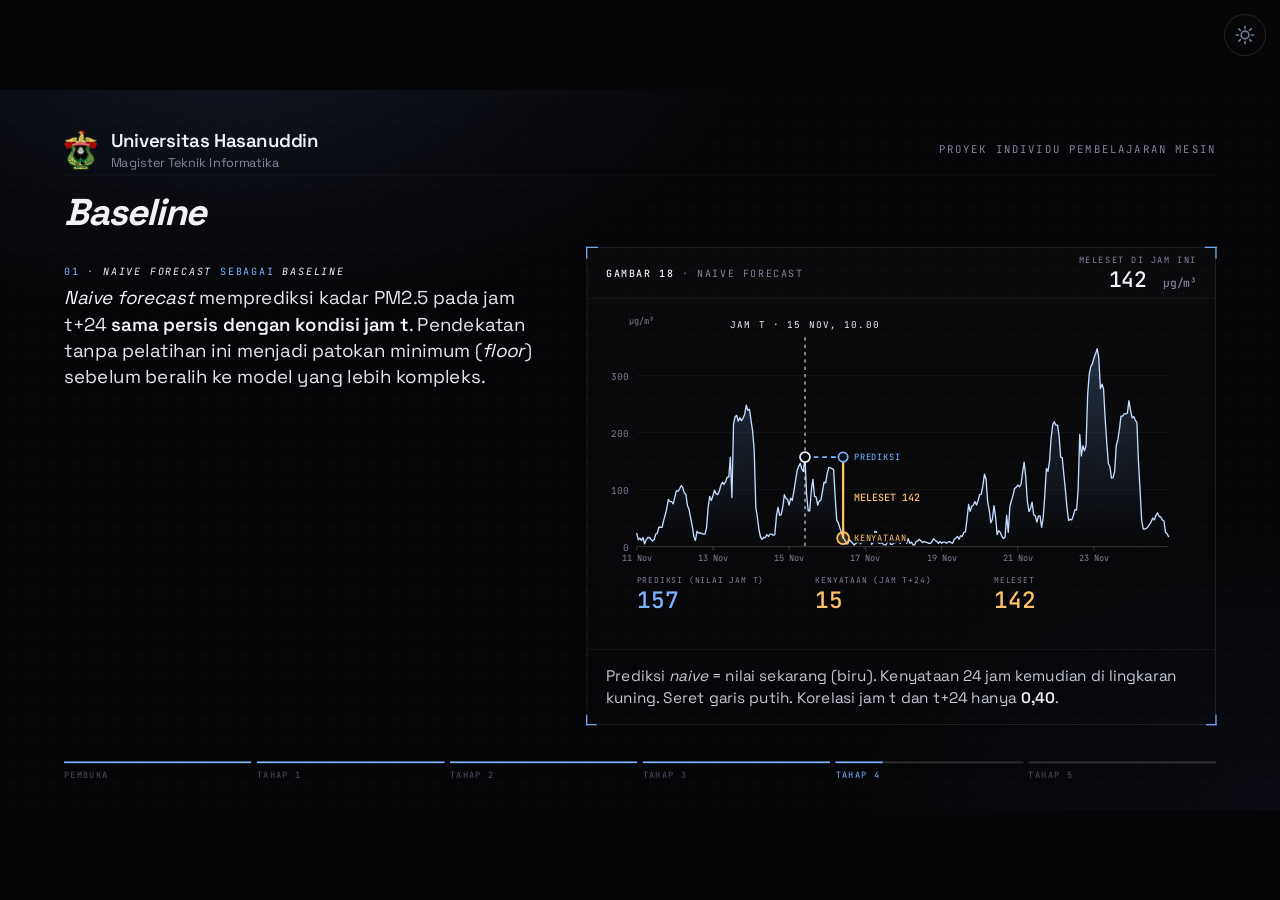
<file: Presentasi/Presentasi Tahap 1-4/SLIDE5.html>
<!doctype html>
<html lang="id">
<head>
<meta charset="utf-8">
<meta name="viewport" content="width=device-width, initial-scale=1">
<title>Slide 5 · Tahap 4 · Baseline</title>
<link rel="preconnect" href="https://fonts.googleapis.com">
<link rel="preconnect" href="https://fonts.gstatic.com" crossorigin>
<link href="https://fonts.googleapis.com/css2?family=JetBrains+Mono:wght@400;500&family=Space+Grotesk:wght@400;500;600;700&display=swap" rel="stylesheet">
<style>

/* ───────── Token ───────── */
:root{
  --bg:#050507;
  --panel:#0a0b0f;
  --line:rgba(255,255,255,.13);
  --line2:rgba(255,255,255,.07);
  --text:#f1f2f6;
  --body:#c4c7d4;
  --mute:#80849a;
  --accent:#7db4ff;
  --accent-bright:#c4dcff;
  --amber:#ffc266;
  --sans:'Space Grotesk','Segoe UI',system-ui,sans-serif;
  --mono:'JetBrains Mono','Cascadia Mono',Consolas,monospace;
}
*{box-sizing:border-box;margin:0;padding:0}
html,body{width:100%;height:100%;background:#050507;overflow:hidden;font-family:var(--sans);color:var(--text)}

/* ───────── Panggung 1920×1080 ───────── */
#stage{
  position:absolute;left:0;top:0;width:1920px;height:1080px;transform-origin:0 0;overflow:hidden;
  background:
    radial-gradient(1100px 600px at 18% -8%,rgba(110,140,220,.13),transparent 70%),
    radial-gradient(900px 600px at 100% 100%,rgba(90,110,180,.07),transparent 70%),
    radial-gradient(rgba(255,255,255,.055) 1px,transparent 1.2px) 0 0/32px 32px,
    var(--bg);
}

/* ───────── Header ───────── */
.header{position:absolute;left:96px;right:96px;top:52px;height:76px;display:flex;align-items:center;justify-content:space-between;border-bottom:1px solid var(--line2)}
.brand{display:flex;align-items:center;gap:20px}
.brand img{height:60px;width:auto;display:block}
.brand b{display:block;font-size:28px;font-weight:600;letter-spacing:-.01em}
.brand span{display:block;font-size:19px;color:var(--mute);margin-top:2px}
.tag{font-family:var(--mono);font-size:16px;letter-spacing:.14em;text-transform:uppercase;color:var(--mute)}
.kicker{position:absolute;left:96px;top:152px}
.kicker h1{font-size:56px;line-height:1.1;font-weight:700;letter-spacing:-.03em;color:var(--text)}

/* ───────── Kolom teks ───────── */
.copy{position:absolute;left:96px;top:322px;width:740px;height:620px;display:flex;flex-direction:column;justify-content:flex-start;gap:18px}
.blk{opacity:0;transform:translateY(14px);max-height:0;overflow:hidden;margin-top:0;transition:opacity .6s ease,transform .6s ease,max-height .7s ease,margin-top .7s ease;position:relative}
.blk.show{opacity:1;transform:none;max-height:460px;margin-top:26px}
.blk.show:first-child{margin-top:0}
.blk .lbl{font-family:var(--mono);font-size:15px;letter-spacing:.18em;text-transform:uppercase;color:var(--mute);margin-bottom:10px;display:block;transition:color .4s}
.blk p{font-size:30px;line-height:1.45;color:var(--body);font-weight:400;transition:font-size .5s ease,color .5s ease}
.blk b{color:var(--text);font-weight:600}
.blk em{font-style:italic;color:var(--text)}
.blk.active .lbl{color:var(--accent)}
.blk.active p{color:#e4e6ee}
.blk.seen{opacity:.5}
.blk.seen p{font-size:23px}
.copy{top:262px;height:690px}
.blk{flex-shrink:0}
.copy .blk p{font-size:28px;line-height:1.42}
.copy .blk.seen p{font-size:21px}
.blk .more{display:inline;opacity:0;transition:opacity .7s ease .15s}
.blk .more.show{opacity:1}

/* ───────── Panel grafik ───────── */
.panel{position:absolute;left:880px;top:236px;width:944px;height:716px;border:1px solid var(--line);background:linear-gradient(180deg,rgba(255,255,255,.025),rgba(255,255,255,.005));}
.panel::before,.panel::after,.panel .c1,.panel .c2{content:"";position:absolute;width:16px;height:16px;border:2px solid var(--accent);opacity:.9}
.panel::before{left:-2px;top:-2px;border-right:0;border-bottom:0}
.panel::after{right:-2px;top:-2px;border-left:0;border-bottom:0}
.panel .c1{left:-2px;bottom:-2px;border-right:0;border-top:0}
.panel .c2{right:-2px;bottom:-2px;border-left:0;border-top:0}
.phead{height:76px;border-bottom:1px solid var(--line2);display:flex;align-items:center;justify-content:space-between;padding:0 28px}
.fig{font-family:var(--mono);font-size:15px;letter-spacing:.16em;text-transform:uppercase;color:var(--mute)}
.fig b{color:var(--text);font-weight:500}
.readout{text-align:right;transition:opacity .25s ease}
.readout.swap{opacity:0}
.readout small{display:block;font-family:var(--mono);font-size:13px;letter-spacing:.14em;text-transform:uppercase;color:var(--mute)}
.readout strong{display:block;font-family:var(--mono);font-size:32px;font-weight:500;color:var(--text);line-height:1.1;margin-top:2px;font-variant-numeric:tabular-nums}
.readout strong .u{font-size:17px;color:var(--mute);margin-left:6px}
.readout strong .ok{font-size:16px;letter-spacing:.14em;color:#06121f;background:var(--accent);padding:3px 9px;border-radius:3px;margin-left:12px;vertical-align:middle}
.readout strong .q{font-size:16px;letter-spacing:.1em;color:var(--amber);margin-left:12px}

svg#g{display:block;width:100%;height:auto;aspect-ratio:960/520;margin-top:0}
.pfoot{position:absolute;left:0;right:0;bottom:0;height:112px;border-top:1px solid var(--line2);padding:0 28px;display:flex;align-items:center}
.pf{position:absolute;left:28px;right:28px;top:50%;transform:translateY(-50%);opacity:0;transition:opacity .45s ease;pointer-events:none}
.pf.show{opacity:1}
.legend{display:flex;gap:34px;align-items:center;font-size:21px;color:var(--body)}
.legend span{display:flex;align-items:center;gap:12px}
.legend .d{width:16px;height:16px;border-radius:50%;border:2px solid rgba(255,255,255,.7)}
.legend .l{width:30px;height:0;border-top:2px solid rgba(255,255,255,.5)}
.legend .n{font-family:var(--mono);font-size:15px;border:1px solid var(--line);border-radius:3px;padding:2px 8px;background:#07080b}
.cap{font-size:23px;line-height:1.45;color:var(--body)}
.cap b{color:var(--text);font-weight:600}
.cay{display:grid;grid-template-columns:1fr 1fr 1fr;gap:18px}
.cay div{border:1px solid var(--line);background:#07080b;padding:7px 16px 8px;border-radius:3px}
.cay small{display:block;font-family:var(--mono);font-size:13px;letter-spacing:.12em;text-transform:uppercase;color:var(--mute)}
.cay strong{display:block;font-family:var(--mono);font-weight:500;font-size:24px;color:var(--amber);margin-top:2px}
.cay-note{font-size:13px;font-family:var(--mono);letter-spacing:.1em;color:var(--mute);text-transform:uppercase;margin-bottom:8px}

/* ───────── Footer ───────── */
.footer{position:absolute;left:96px;right:96px;bottom:44px;height:62px;display:flex;align-items:flex-end;justify-content:space-between}
.prog{display:flex;gap:8px;width:1000px}
.seg{position:relative}
.seg .bar{height:3px;background:rgba(255,255,255,.14);position:relative;overflow:hidden}
.seg .bar i{position:absolute;left:0;top:0;bottom:0;width:0;background:var(--accent);transition:width .6s ease}
.seg span{display:block;margin-top:9px;font-family:var(--mono);font-size:13px;letter-spacing:.12em;text-transform:uppercase;color:#4b4e60;white-space:nowrap}
.seg.cur span{color:var(--accent)}
.ctrl{display:flex;align-items:center;gap:12px}
.cnt{font-family:var(--mono);font-size:17px;letter-spacing:.12em;color:var(--mute);margin-right:10px;min-width:70px;text-align:right}
.btn{font-family:var(--mono);font-size:17px;letter-spacing:.1em;text-transform:uppercase;color:var(--text);background:rgba(255,255,255,.03);border:1px solid var(--line);border-radius:3px;height:50px;padding:0 22px;cursor:pointer;transition:background .2s,border-color .2s,color .2s}
.btn:hover:not(:disabled){background:rgba(125,180,255,.12);border-color:var(--accent);color:var(--accent-bright)}
.btn.pri{border-color:rgba(125,180,255,.55);background:rgba(125,180,255,.1)}
.btn:disabled{opacity:.3;cursor:default}
.btn:focus-visible{outline:2px solid var(--accent);outline-offset:2px}
.hint{position:absolute;right:96px;bottom:12px;font-family:var(--mono);font-size:12px;letter-spacing:.1em;color:#4b4e60;text-transform:uppercase}

/* ───────── Dock navigasi (pop up, muncul saat kursor di bawah) ───────── */
.prog{width:100%}
#dock{position:absolute;left:50%;bottom:78px;transform:translate(-50%,28px);opacity:0;pointer-events:none;z-index:10;
  display:flex;flex-direction:column;align-items:center;gap:8px;padding:12px 16px 9px;
  background:#0a0b0f;border:1px solid rgba(255,255,255,.2);border-radius:6px;box-shadow:0 18px 50px rgba(0,0,0,.6);
  transition:opacity .35s ease,transform .35s ease}
#dock.show{opacity:1;transform:translate(-50%,0);pointer-events:auto}
#dock .hint{position:static}

#dock .btn{font-size:14px;height:36px;padding:0 16px;letter-spacing:.08em}
#dock .cnt{font-size:14px;min-width:54px;margin-right:6px}
#dock .ctrl{gap:8px}
#dock .hint{font-size:11px}
.edge-hint{position:fixed;top:0;bottom:0;width:7vw;pointer-events:none;opacity:0;transition:opacity .25s ease;z-index:5}
.edge-hint.l{left:0;background:linear-gradient(90deg,rgba(125,180,255,.14),transparent)}
.edge-hint.r{right:0;background:linear-gradient(270deg,rgba(125,180,255,.14),transparent)}
.edge-hint.on{opacity:1}



.blk.old{opacity:0;max-height:0;margin-top:0;transform:translateY(-10px)}
.prog{width:100%}
.src{position:absolute;right:96px;top:176px;font-family:var(--mono);font-size:15px;letter-spacing:.12em;text-transform:uppercase;color:var(--mute)}
.blk code,.cap code{font-family:var(--mono);font-size:.82em;color:var(--accent-bright);background:rgba(125,180,255,.1);padding:1px 7px;border-radius:3px}
svg.vz{display:block;width:100%;height:526px}
.vwrap{position:absolute;left:0;right:0;top:76px;height:526px}
.view{position:absolute;inset:0;opacity:0;pointer-events:none;transition:opacity .5s ease}
.view.on{opacity:1;pointer-events:auto}
.tt{position:absolute;pointer-events:none;font-family:var(--mono);font-size:15px;background:#07080b;border:1px solid var(--accent);color:var(--text);padding:7px 12px;border-radius:3px;white-space:nowrap;opacity:0;transition:opacity .15s ease;z-index:6}
.tt.on{opacity:1}
.tt small{display:block;font-size:12px;letter-spacing:.1em;color:var(--mute);text-transform:uppercase}
.tt .hs{display:block;margin-top:6px;font-size:13px;color:var(--mute)}
.sw{display:flex;gap:0;border:1px solid var(--line);border-radius:3px;overflow:hidden}
.sw button{font-family:var(--mono);font-size:14px;letter-spacing:.08em;text-transform:uppercase;color:var(--mute);background:rgba(255,255,255,.02);border:0;border-right:1px solid var(--line);padding:9px 16px;cursor:pointer;transition:background .2s,color .2s}
.sw button:last-child{border-right:0}
.sw button:hover{color:var(--text)}
.sw button.on{background:rgba(125,180,255,.16);color:var(--accent-bright)}

.src{max-width:720px;text-align:right}
svg .cs{transition:fill .5s ease,fill-opacity .5s ease}
svg .hov{cursor:pointer}
svg .bar{transform-box:fill-box;transform-origin:50% 100%;transform:scaleY(0);transition:transform .8s cubic-bezier(.3,.7,.2,1) var(--d,0ms)}
svg.go .bar{transform:scaleY(1)}
svg .hbar{transform-box:fill-box;transform-origin:0 50%;transform:scaleX(0);transition:transform .9s cubic-bezier(.3,.7,.2,1) var(--d,0ms)}
svg.go .hbar{transform:scaleX(1)}
svg .fade{transition:opacity .45s ease}

</style>
<link rel="stylesheet" href="ASET/tema.css">
<script src="ASET/tema.js"></script>
</head>
<body>
<div class="edge-hint l" id="eh-l"></div><div class="edge-hint r" id="eh-r"></div>
<div id="stage">
  <div class="header">
    <div class="brand"><img src="ASET/LOGO-UNHAS.png" alt="Logo Universitas Hasanuddin">
      <div><b>Universitas Hasanuddin</b><span>Magister Teknik Informatika</span></div></div>
    <div class="tag">Proyek Individu Pembelajaran Mesin</div>
  </div>

  <div class="kicker"><h1><em>Baseline</em></h1></div>

  <div class="copy">
    <div class="blk" id="b1"><span class="lbl">01 · <em>Naive Forecast</em> sebagai <em>Baseline</em></span>
      <p><em>Naive forecast</em> memprediksi kadar PM2.5 pada jam t+24 <b>sama persis dengan kondisi jam t</b>. Pendekatan tanpa pelatihan ini menjadi patokan minimum (<em>floor</em>) sebelum beralih ke model yang lebih kompleks.</p></div>
    <div class="blk" id="b2"><span class="lbl">02 · Performa di Tiap <em>Fold</em> (RMSE)</span>
      <p>Rata-rata RMSE pada 5 <em>fold</em> validasi mencapai <b>86,82 ± 24,70</b> µg/m³. Fluktuasinya cukup lebar: <em>fold</em> 1, 3, dan 5 (validasi mencakup musim dingin) sekitar 100, sedangkan <em>fold</em> 2 dan 4 (musim hangat) sekitar 60.</p></div>
    <div class="blk" id="b3"><span class="lbl">03 · Metrik Pendamping (MAE)</span>
      <p>Nilai MAE tercatat <b>59,39 ± 16,53</b> µg/m³. MAE yang lebih rendah daripada RMSE menunjukkan ada sejumlah kecil galat besar yang lebih kuat memengaruhi RMSE.</p></div>
    <div class="blk" id="b4"><span class="lbl">04 · Kriteria Keberhasilan Model</span>
      <p>Model <em>machine learning</em> di tahap berikutnya harus memberi RMSE <b>lebih kecil daripada RMSE <em>naive</em> pada <em>fold</em> yang sama</b>, bukan hanya di bawah rata-rata 86,82. Angka ini dari data latih, <b>bukan data uji</b>. Karena <em>baseline</em> ini lemah, mengalahkannya adalah syarat minimum, bukan tujuan akhir.</p></div>
  </div>

  <div class="panel">
    <i class="c1"></i><i class="c2"></i>
    <div class="phead">
      <div class="fig" id="fig"></div>
      <div class="readout" id="readout"><small id="ro-l"></small><strong id="ro-v"></strong></div>
    </div>
    <div class="vwrap">
      <div class="view" id="v-naive"><svg class="vz" id="svg-naive" viewBox="0 0 942 526"></svg></div>
      <div class="view" id="v-fold"><svg class="vz" id="svg-fold" viewBox="0 0 942 526"></svg></div>
      <div class="view" id="v-mae"><svg class="vz" id="svg-mae" viewBox="0 0 942 526"></svg></div>
      <div class="view" id="v-pakai"><svg class="vz" id="svg-pakai" viewBox="0 0 942 526"></svg></div>
    </div>
    <div class="tt" id="tt"></div>
    <div class="pfoot"><div class="pf" id="pf-cap"><div class="cap" id="cap"></div></div></div>
  </div>
  <div class="footer"><div class="prog" id="prog"></div></div>
  <div id="dock"><div class="ctrl">
      <span class="cnt" id="cnt"></span>
      <button class="btn" id="prev">Sebelumnya</button><button class="btn" id="reset">Reset</button><button class="btn pri" id="next">Berikutnya</button>
    </div><div class="hint">← → navigasi · R reset · F layar penuh · I indeks</div></div>
</div>

<script>
const PREV_SLIDE="SLIDE4.html", NEXT_SLIDE="SLIDE6.html", SLIDE_NO=5;

const $ = s => document.querySelector(s);
const $$ = s => [...document.querySelectorAll(s)];
const SVGNS = 'http://www.w3.org/2000/svg';
const mk = (tag,attrs={},parent)=>{const e=document.createElementNS(SVGNS,tag);for(const k in attrs)e.setAttribute(k,attrs[k]);if(parent)parent.appendChild(e);return e;};
const fmt = n => String(Math.round(n)).replace(/\B(?=(\d{3})+(?!\d))/g,'.');
const fd = (v,n=1) => v.toFixed(n).replace('.',',');
let timers=[], ticker=null, runId=0;
const later=(fn,ms)=>{timers.push(setTimeout(fn,ms));};
function clearRuns(){timers.forEach(clearTimeout);timers=[];if(ticker){clearInterval(ticker);ticker=null;}runId++;}
function readout(label,html){
  const r=$('#readout'); if(!r)return; r.classList.add('swap');
  setTimeout(()=>{ $('#ro-l').textContent=label; $('#ro-v').innerHTML=html; r.classList.remove('swap'); },200);
}
function readoutNow(label,html){ if(!$('#readout'))return; $('#ro-l').textContent=label; $('#ro-v').innerHTML=html; }
function caption(html){ const c=$('#cap'); if(!c)return; c.innerHTML=html; $$('.pf').forEach(p=>p.classList.toggle('show',p.id==='pf-cap')); }
function showFoot(id){ $$('.pf').forEach(p=>p.classList.toggle('show',p.id==='pf-'+id)); }
/* blok teks bertahap: yang aktif terang, dua sebelumnya redup, yang lebih lama disembunyikan */
function blocks(active){
  $$('.copy .blk').forEach((el,i)=>{
    el.classList.toggle('show',i<=active && i>=active-2);
    el.classList.toggle('active',i===active);
    el.classList.toggle('seen',i<active && i>=active-2);
    el.classList.toggle('old',i<active-2);
  });
}
/* titik layar ke koordinat SVG */
function svgPt(svg,ev){const p=svg.createSVGPoint();p.x=ev.clientX;p.y=ev.clientY;return p.matrixTransform(svg.getScreenCTM().inverse());}


/* ═════════ Deret waktu nyata: 14 hari (336 jam) PM2.5 Tiantan, 11 sampai 24 Nov 2013, data latih ═════════ */
const EX=[24, 12, 15, 11, 16, 5, 12, 16, 16, 13, 10, 12, 22, 24, 34, 34, 34, 46, 56, 68, 83, 79, 79, 75, 87, 98, 97, 101, 107, 104, 94, 92, 72, 65, 50, 36, 18, 11, 27, 24, 24, 23, 22, 22, 33, 69, 88, 81, 89, 99, 93, 91, 97, 108, 113, 109, 114, 122, 122, 157, 86, 215, 228, 230, 220, 226, 221, 225, 232, 248, 239, 241, 222, 203, 169, 69, 52, 30, 17, 13, 16, 16, 21, 18, 22, 22, 20, 21, 53, 69, 55, 56, 70, 91, 85, 83, 73, 85, 81, 97, 115, 133, 141, 146, 136, 132, 157, 91, 63, 63, 99, 118, 88, 87, 73, 80, 81, 97, 113, 112, 129, 139, 138, 137, 135, 87, 46, 42, 32, 24, 15, 12, 5, 5, 12, 9, 6, 3, 6, 7, 11, 5, 10, 10, 8, 16, 15, 14, 4, 7, 27, 26, 7, 6, 7, 5, 3, 3, 9, 11, 4, 4, 7, 7, 11, 9, 6, 13, 18, 19, 6, 14, 6, 8, 3, 3, 9, 10, 13, 10, 7, 9, 8, 7, 6, 6, 9, 14, 11, 9, 6, 9, 6, 8, 8, 6, 8, 9, 7, 6, 13, 15, 18, 13, 19, 18, 25, 26, 48, 74, 62, 71, 73, 79, 73, 81, 91, 92, 107, 127, 119, 80, 65, 42, 48, 72, 52, 21, 28, 25, 18, 14, 17, 55, 25, 70, 81, 90, 102, 104, 108, 105, 109, 130, 148, 123, 80, 62, 67, 78, 56, 54, 43, 54, 54, 34, 51, 90, 137, 132, 150, 191, 214, 219, 213, 213, 194, 157, 156, 126, 98, 68, 46, 48, 47, 55, 65, 64, 100, 197, 159, 177, 168, 177, 267, 303, 316, 321, 331, 338, 347, 331, 277, 285, 277, 225, 183, 146, 140, 120, 121, 132, 177, 188, 206, 229, 229, 233, 233, 234, 256, 239, 226, 228, 222, 217, 149, 99, 46, 31, 31, 32, 35, 39, 44, 50, 47, 55, 59, 53, 52, 47, 45, 25, 23, 17];
const EX_START=new Date(2013,10,11,0,0);
const CX0=74, CX1=872, CY0=64, CY1=372, YMAX=360;
const DXH=(CX1-CX0)/(EX.length-1);
const xs=i=>CX0+i*DXH, ys=v=>CY1-v/YMAX*(CY1-CY0);
const T_MIN=0, T_MAX=EX.length-25;           // jam t harus punya jam t+24
const MON=['Jan','Feb','Mar','Apr','Mei','Jun','Jul','Agu','Sep','Okt','Nov','Des'];
const jamStr=i=>{const d=new Date(EX_START.getTime()+i*3600e3);return d.getDate()+' '+MON[d.getMonth()]+', '+String(d.getHours()).padStart(2,'0')+'.00';};
function drawAxes(g){
  for(const v of [0,100,200,300]){
    mk('line',{x1:CX0,x2:CX1,y1:ys(v),y2:ys(v),stroke:v===0?'rgba(255,255,255,.28)':'rgba(255,255,255,.07)','stroke-width':1},g);
    const t=mk('text',{x:CX0-12,y:ys(v)+1,'text-anchor':'end','dominant-baseline':'central',fill:'#80849a','font-size':14,'font-family':'JetBrains Mono,Consolas,monospace'},g);t.textContent=v;
  }
  const u=mk('text',{x:CX0-12,y:CY0-26,'text-anchor':'start',fill:'#80849a','font-size':13,'font-family':'JetBrains Mono,Consolas,monospace',},g);u.textContent='µg/m³';
  for(let i=0;i<EX.length;i+=48){
    const d=new Date(EX_START.getTime()+i*3600e3);
    const t=mk('text',{x:xs(i),y:CY1+22,'text-anchor':'middle',fill:'#80849a','font-size':13,'font-family':'JetBrains Mono,Consolas,monospace'},g);t.textContent=d.getDate()+' '+MON[d.getMonth()];
    mk('line',{x1:xs(i),x2:xs(i),y1:CY1,y2:CY1+6,stroke:'rgba(255,255,255,.28)'},g);
  }
}
const linePath=(a,b)=>{let d='';for(let i=a;i<=b;i++)d+=(i===a?'M':'L')+xs(i).toFixed(1)+' '+ys(EX[i]).toFixed(1);return d;};
const areaPath=(a,b)=>linePath(a,b)+'L'+xs(b).toFixed(1)+' '+CY1+'L'+xs(a).toFixed(1)+' '+CY1+'Z';

const MONO='JetBrains Mono,Consolas,monospace', SANS='Space Grotesk,Segoe UI,sans-serif';
const tx=(g,t,a,s=14,fill='#80849a',ex={})=>{const e=mk('text',Object.assign({x:a[0],y:a[1],fill,'font-size':s,'font-family':MONO},ex),g);e.textContent=t;return e;};
const tt=$('#tt');
function tip(html,ev){ const r=$('.panel').getBoundingClientRect(), sc=r.width/944; tt.innerHTML=html; tt.classList.add('on');
  tt.style.left=((ev.clientX-r.left)/sc+14)+'px'; tt.style.top=((ev.clientY-r.top)/sc-12)+'px'; }
const tipOff=()=>tt.classList.remove('on');
const BLUE='#7db4ff', AMB='#ffc266', GREY='#80849a';
const RF=[101.7, 62.2, 103.6, 57.7, 108.8], MEAN=86.82, SDV=24.70, MAEV=59.39, MAESD=16.53, PG={"n_pasang": 242768, "top5_porsi_kuadrat": 48.7, "top5_porsi_mutlak": 22.1, "rmse": 88.1, "mae": 59.2};
const UTC0=Date.UTC(2013,2,1,0,0), MONID=['Jan','Feb','Mar','Apr','Mei','Jun','Jul','Agu','Sep','Okt','Nov','Des'];
const dstr=h=>{const d=new Date(UTC0+h*3600e3);return d.getUTCDate()+' '+MONID[d.getUTCMonth()]+' '+d.getUTCFullYear();};
const TRAIN=[4648,9319,13990,18661,23332], VAL=4671, GAPH=24;
const fd1=v=>fd(v,1), fd2=v=>fd(v,2);

/* ═════════ V0: naive di deret waktu nyata ═════════ */
const sn=$('#svg-naive'); const defs=mk('defs',{},sn);
const gr=mk('linearGradient',{id:'gA',x1:0,y1:0,x2:0,y2:1},defs); mk('stop',{offset:'0%','stop-color':'#7db4ff','stop-opacity':.22},gr); mk('stop',{offset:'100%','stop-color':'#7db4ff','stop-opacity':0},gr);
drawAxes(mk('g',{},sn));
mk('path',{d:areaPath(0,EX.length-1),fill:'url(#gA)'},sn);
mk('path',{d:linePath(0,EX.length-1),fill:'none',stroke:'#c4dcff','stroke-width':2,'stroke-linejoin':'round'},sn);
const tLine=mk('line',{y1:CY0-6,y2:CY1,stroke:'#f1f2f6','stroke-width':1.5,'stroke-dasharray':'5 6'},sn);
const fcL=mk('line',{stroke:BLUE,'stroke-width':2.4,'stroke-dasharray':'7 6'},sn);
const eL=mk('line',{stroke:AMB,'stroke-width':3.4},sn);
const pDot=mk('circle',{r:7,fill:'#0a0b10',stroke:BLUE,'stroke-width':2.6},sn);
const aDot=mk('circle',{r:9,fill:'rgba(255,194,102,.2)',stroke:AMB,'stroke-width':2.6},sn);
const tDot=mk('circle',{r:7.5,fill:'#0a0b10',stroke:'#f1f2f6','stroke-width':2.5},sn);
const HALO={stroke:'#0a0b0f','stroke-width':5,'paint-order':'stroke'};
const tLab=tx(sn,'',[0,CY0-20],14,'#f1f2f6',Object.assign({'text-anchor':'middle','letter-spacing':'.12em'}));
const pLab=tx(sn,'PREDIKSI',[0,0],13,BLUE,Object.assign({'letter-spacing':'.1em'},HALO));
const aLab=tx(sn,'KENYATAAN',[0,0],13,AMB,Object.assign({'letter-spacing':'.1em'},HALO));
const eLab=tx(sn,'',[0,0],15,AMB,Object.assign({'font-weight':500},HALO));
const stat=[['PREDIKSI (NILAI JAM T)',BLUE],['KENYATAAN (JAM T+24)',AMB],['MELESET',AMB]].map(([l,c],i)=>{ tx(sn,l,[74+i*268,CY1+54],12,GREY,{'letter-spacing':'.1em'}); return tx(sn,'',[74+i*268,CY1+92],34,c,{'font-weight':500}); });
let tIdx=106;
function placeT(){
  const x=xs(tIdx), x2=xs(tIdx+24), v1=EX[tIdx], v2=EX[tIdx+24], y1=ys(v1), y2=ys(v2), err=Math.abs(v2-v1);
  tLine.setAttribute('x1',x); tLine.setAttribute('x2',x); tDot.setAttribute('cx',x); tDot.setAttribute('cy',y1);
  tLab.setAttribute('x',x); tLab.textContent='JAM T · '+jamStr(tIdx).toUpperCase();
  fcL.setAttribute('x1',x); fcL.setAttribute('x2',x2); fcL.setAttribute('y1',y1); fcL.setAttribute('y2',y1);
  eL.setAttribute('x1',x2); eL.setAttribute('x2',x2); eL.setAttribute('y1',y1); eL.setAttribute('y2',y2);
  pDot.setAttribute('cx',x2); pDot.setAttribute('cy',y1); aDot.setAttribute('cx',x2); aDot.setAttribute('cy',y2);
  const right=x2>CX1-130, dx=right?-16:16, an=right?'end':'start', far=Math.abs(y1-y2)>=30;
  pLab.setAttribute('x',x2+dx); pLab.setAttribute('y',far?y1+5:(y1<=y2?y1-8:y1+22)); pLab.setAttribute('text-anchor',an);
  aLab.setAttribute('x',x2+dx); aLab.setAttribute('y',far?y2+5:(y1<=y2?y2+22:y2-8)); aLab.setAttribute('text-anchor',an);
  eLab.setAttribute('x',x2+dx); eLab.setAttribute('y',(y1+y2)/2+5); eLab.setAttribute('text-anchor',an); eLab.textContent=Math.abs(y1-y2)>=80?'MELESET '+fmt(err):'';
  stat[0].textContent=fmt(v1); stat[1].textContent=fmt(v2); stat[2].textContent=fmt(err);
  readoutNow('Meleset di jam ini',fmt(err)+' <span class="u">µg/m³</span>');
}
const hit=mk('rect',{x:CX0,y:CY0-30,width:CX1-CX0,height:CY1-CY0+60,fill:'transparent',style:'cursor:ew-resize'},sn);
let drag=false; const setFromEv=ev=>{const p=svgPt(sn,ev);tIdx=Math.max(T_MIN,Math.min(T_MAX,Math.round((p.x-CX0)/DXH)));placeT();};
hit.addEventListener('pointerdown',e=>{drag=true;hit.setPointerCapture(e.pointerId);setFromEv(e);});
hit.addEventListener('pointermove',e=>{if(drag)setFromEv(e);}); hit.addEventListener('pointerup',()=>{drag=false;}); hit.addEventListener('pointercancel',()=>{drag=false;});

/* ═════════ V1: RMSE naive per fold ═════════ */
const sf=$('#svg-fold'); const BX0=74, BX1=872, BY0=84, BY1=388, YM=120, by=v=>BY1-v/YM*(BY1-BY0), SLOT=(BX1-BX0)/5, BW=104;
[0,40,80,120].forEach(v=>{ mk('line',{x1:BX0,x2:BX1,y1:by(v),y2:by(v),stroke:v===0?'rgba(255,255,255,.28)':'rgba(255,255,255,.07)'},sf); tx(sf,v,[BX0-12,by(v)+1],14,GREY,{'text-anchor':'end','dominant-baseline':'central'}); });
tx(sf,'RMSE (µg/m³)',[BX1,BY0-30],13,GREY,{'text-anchor':'end','letter-spacing':'.1em'});
mk('rect',{x:BX0,y:by(MEAN+SDV),width:BX1-BX0,height:by(MEAN-SDV)-by(MEAN+SDV),fill:BLUE,'fill-opacity':.07},sf);
mk('line',{x1:BX0,x2:BX1,y1:by(MEAN),y2:by(MEAN),stroke:'#f1f2f6','stroke-width':1.6,'stroke-dasharray':'6 5'},sf);
const WIN=[true,false,true,false,true];
RF.forEach((v,i)=>{ const x=BX0+i*SLOT+(SLOT-BW)/2, h=BY1-by(v), col=WIN[i]?AMB:BLUE;
  const r=mk('rect',{class:'bar',x:x,y:by(v),width:BW,height:h,fill:col,'fill-opacity':.78},sf); r.style.setProperty('--d',(i*110)+'ms');
  tx(sf,fd1(v),[x+BW/2,by(v)-10],20,'#f1f2f6',{'text-anchor':'middle','font-weight':500});
  tx(sf,'Fold '+(i+1),[x+BW/2,BY1+26],14,'#c4c7d4',{'text-anchor':'middle'});
  tx(sf,WIN[i]?'dingin':'hangat',[x+BW/2,BY1+46],13,col,{'text-anchor':'middle'});
  const hr=mk('rect',{x:BX0+i*SLOT,y:BY0-10,width:SLOT,height:BY1-BY0+10,fill:'transparent',class:'hov'},sf);
  const n=TRAIN[i];
  hr.addEventListener('mousemove',ev=>tip('<small>Fold '+(i+1)+' · validasi '+dstr(n+GAPH)+' sampai '+dstr(n+GAPH+VAL-1)+'</small>RMSE '+fd1(v),ev)); hr.addEventListener('mouseleave',tipOff); });
mk('rect',{x:74,y:452,width:14,height:14,fill:AMB,'fill-opacity':.8},sf); tx(sf,'validasi mencakup musim dingin',[96,464],13,'#c4c7d4');
mk('rect',{x:394,y:452,width:14,height:14,fill:BLUE,'fill-opacity':.8},sf); tx(sf,'validasi musim hangat',[416,464],13,'#c4c7d4');
mk('line',{x1:620,x2:644,y1:459,y2:459,stroke:'#f1f2f6','stroke-width':1.8,'stroke-dasharray':'5 4'},sf); tx(sf,'rata-rata, pita = ± sd',[654,464],13,'#c4c7d4');
tx(sf,'Musim diturunkan dari tanggal validasi. Dugaan sebab sd besar: beda musim.',[74,494],13,GREY);

/* ═════════ V2: RMSE dan MAE ═════════ */
const sm=$('#svg-mae'); const MX0=214, MX1=840, MSC=(MX1-MX0)/130, mxv=v=>MX0+v*MSC;
[0,30,60,90,120].forEach(v=>{ mk('line',{x1:mxv(v),x2:mxv(v),y1:92,y2:222,stroke:v===0?'rgba(255,255,255,.28)':'rgba(255,255,255,.07)'},sm); tx(sm,v,[mxv(v),246],13,GREY,{'text-anchor':'middle'}); });
tx(sm,'µg/m³',[MX1+16,246],13,GREY,{'text-anchor':'end'});
[['RMSE',MEAN,SDV,BLUE,104],['MAE',MAEV,MAESD,'#c4dcff',164]].forEach(([nm,m,s,c,y],i)=>{
  tx(sm,nm,[MX0-18,y+30],20,'#f1f2f6',{'text-anchor':'end','font-weight':500});
  const r=mk('rect',{class:'hbar',x:mxv(0),y:y,width:mxv(m)-mxv(0),height:44,fill:c,'fill-opacity':.7},sm); r.style.setProperty('--d',(i*160)+'ms');
  const w=mk('g',{class:'fade'},sm); mk('line',{x1:mxv(m-s),x2:mxv(m+s),y1:y+22,y2:y+22,stroke:'#fff','stroke-width':2},w); [m-s,m+s].forEach(q=>mk('line',{x1:mxv(q),x2:mxv(q),y1:y+10,y2:y+34,stroke:'#fff','stroke-width':2},w));
  tx(sm,fd2(m)+' ± '+fd2(s),[mxv(m+s)+14,y+30],18,'#f1f2f6',{'font-weight':500});
  tx(sm,fd2(m-s)+' hingga '+fd2(m+s),[mxv(m+s)+14,y+50],13,GREY);
  const hr=mk('rect',{x:mxv(0),y:y-6,width:mxv(130)-mxv(0),height:56,fill:'transparent',class:'hov'},sm);
  hr.addEventListener('mousemove',ev=>tip('<small>'+nm+' naive, 5 fold</small>'+fd2(m)+' ± '+fd2(s)+' µg/m³<br><span class="hs">Garis = rentang ± 1 simpangan baku<br>antar fold: '+fd2(m-s)+' hingga '+fd2(m+s)+' µg/m³</span>',ev)); hr.addEventListener('mouseleave',tipOff); });
tx(sm,'RATA-RATA ± SIMPANGAN BAKU ANTAR FOLD',[MX0,84],12,GREY,{'letter-spacing':'.1em'});
tx(sm,'MENGAPA RMSE LEBIH BESAR',[74,292],13,'#c4dcff',{'letter-spacing':'.12em'});
tx(sm,'5% galat terbesar menyumbang…',[74,322],18,'#c4c7d4',{'font-family':SANS});
const SB0=74, SBW=798;
[['…jumlah kuadrat galat (basis RMSE)',PG.top5_porsi_kuadrat,AMB,350],['…jumlah galat mutlak (basis MAE)',PG.top5_porsi_mutlak,BLUE,412]].forEach(([nm,p,c,y],i)=>{
  tx(sm,nm,[SB0,y-8],13,'#c4c7d4');
  mk('rect',{x:SB0,y:y,width:SBW,height:30,fill:'rgba(255,255,255,.05)',stroke:'rgba(255,255,255,.13)'},sm);
  const r=mk('rect',{class:'hbar',x:SB0,y:y,width:SBW*p/100,height:30,fill:c,'fill-opacity':.85},sm); r.style.setProperty('--d',(500+i*160)+'ms');
  tx(sm,fd(p,1)+'%',[SB0+SBW*p/100+12,y+22],20,'#f1f2f6',{'font-weight':500}); });
tx(sm,'Seluruh data latih, 9 stasiun, '+fmt(PG.n_pasang)+' pasangan (bukan per fold).',[74,484],13,GREY);

/* ═════════ V3: cara memakai: bandingkan per fold ═════════ */
const sp=$('#svg-pakai'); const PX0=74, PX1=872, PSC=(PX1-PX0)/130, pv=v=>PX0+v*PSC, AY=236;
mk('line',{x1:PX0,x2:PX1,y1:AY,y2:AY,stroke:'rgba(255,255,255,.3)','stroke-width':2},sp);
[0,20,40,60,80,100,120].forEach(v=>{ mk('line',{x1:pv(v),x2:pv(v),y1:AY,y2:AY+7,stroke:'rgba(255,255,255,.3)'},sp); tx(sp,v,[pv(v),AY+28],13,GREY,{'text-anchor':'middle'}); });
tx(sp,'RMSE (µg/m³)',[PX1,AY+54],13,GREY,{'text-anchor':'end','letter-spacing':'.1em'});
mk('line',{x1:pv(MEAN),x2:pv(MEAN),y1:AY-92,y2:AY,stroke:'#f1f2f6','stroke-width':1.6,'stroke-dasharray':'5 5'},sp);
tx(sp,'RATA-RATA NAIVE 86,82',[pv(MEAN)+10,AY-84],13,'#f1f2f6',{'letter-spacing':'.08em'});
const OFFY=[-30,-30,-30,-30,-30];
RF.forEach((v,i)=>{ mk('circle',{cx:pv(v),cy:AY,r:7.5,fill:i%2===0?AMB:BLUE,'fill-opacity':.9,stroke:'#0a0b10','stroke-width':2},sp); tx(sp,'L'+(i+1),[pv(v),AY-(i===2?40:19)],13,'#c4c7d4',{'text-anchor':'middle'}); });
tx(sp,'tiap titik = RMSE naive di satu fold',[PX0,AY-84],13,GREY);
const mk0=mk('g',{},sp);
const mLine=mk('line',{y1:AY-52,y2:AY+14,stroke:BLUE,'stroke-width':3},mk0);
const mTri=mk('path',{d:'M0 0l-11 -17h22z',fill:BLUE},mk0);
const mLab=tx(mk0,'',[0,AY+86],20,BLUE,{'text-anchor':'middle','font-weight':500});
const mhit=mk('rect',{x:PX0-20,y:AY-70,width:PX1-PX0+40,height:150,fill:'transparent',style:'cursor:ew-resize'},sp);
tx(sp,'CONTOH HIPOTETIS: geser untuk membaca hasil nanti. Ini bukan hasil model.',[PX0,AY+120],13,AMB,{'letter-spacing':'.06em'});
const r1=tx(sp,'',[PX0,AY+172],22,'#f1f2f6',{'font-family':SANS,'font-weight':500}), r2=tx(sp,'',[PX0,AY+206],18,'#c4c7d4',{'font-family':SANS}), r3=tx(sp,'',[PX0,AY+236],16,GREY,{'font-family':SANS});
let mv=70;
function setM(v){ mv=Math.max(30,Math.min(125,v)); const x=pv(mv);
  mLine.setAttribute('x1',x); mLine.setAttribute('x2',x); mTri.setAttribute('transform','translate('+x+','+(AY-52)+')'); mLab.setAttribute('x',x); mLab.textContent=fd(mv,0);
  const k=RF.filter(r=>mv<r).length;
  r1.textContent='Bila RMSE model = '+fd(mv,0)+' di semua fold, ia mengalahkan naive di '+k+' dari 5 fold.';
  r2.textContent=mv<MEAN?'Rata-rata tampak lebih baik ('+fd(mv,0)+' < 86,82)'+(k<5?', tetapi tidak di setiap fold.':', dan di setiap fold.'):'Rata-rata belum lebih baik dari naive.';
  r3.textContent=k<5&&mv<MEAN?'Karena itu bandingkan fold demi fold, bukan hanya rata-rata.':(k===5?'Rata-rata dapat dipakai sebagai ringkasan: lebih baik di setiap fold.':'');
  readoutNow('RMSE contoh',fd(mv,0)+' <span class="u">µg/m³</span>'); }
let dm=false; const sm2=ev=>{const p=svgPt(sp,ev);setM((p.x-PX0)/PSC);};
mhit.addEventListener('pointerdown',e=>{dm=true;mhit.setPointerCapture(e.pointerId);sm2(e);}); mhit.addEventListener('pointermove',e=>{if(dm)sm2(e);}); mhit.addEventListener('pointerup',()=>{dm=false;}); mhit.addEventListener('pointercancel',()=>{dm=false;});

/* ═════════ Langkah ═════════ */
const FIG=['Gambar 18 · Naive forecast','Gambar 19 · RMSE tiap fold','Gambar 20 · RMSE dan MAE','Gambar 21 · Membaca hasil model nanti'];
const VIEWS=['v-naive','v-fold','v-mae','v-pakai'];
function setView(i){ $$('.view').forEach(v=>v.classList.toggle('on',v.id===VIEWS[i])); $('#fig').innerHTML=FIG[i].replace(/^(Gambar \d+)/,'<b>$1</b>'); tipOff();
  sf.classList.remove('go'); sm.classList.remove('go'); void sf.getBoundingClientRect();
  if(i===1) setTimeout(()=>sf.classList.add('go'),80); if(i===2) setTimeout(()=>sm.classList.add('go'),80); }
const STEPS=[
  ()=>{ blocks(0); setView(0); placeT(); caption('Prediksi <em>naive</em> = nilai sekarang (biru). Kenyataan 24 jam kemudian di lingkaran kuning. Seret garis putih. Korelasi jam t dan t+24 hanya <b>0,40</b>.'); },
  ()=>{ blocks(1); setView(1); readoutNow('RMSE rata-rata','86,82 <span class="u">±</span> 24,70'); caption('RMSE <em>naive</em> per <em>fold</em>, data latih 9 stasiun. Validasi musim dingin sekitar <b>100</b>, musim hangat sekitar <b>60</b>. Arahkan kursor ke batang.'); },
  ()=>{ blocks(2); setView(2); readoutNow('MAE rata-rata','59,39 <span class="u">±</span> 16,53'); caption('RMSE memberi bobot besar pada galat besar, jadi lebih tinggi dari MAE. Cocok di sini: meleset jauh saat polusi tinggi paling merugikan.'); },
  ()=>{ blocks(3); setView(3); setM(70); caption('Target model lanjutan: <b>di bawah 86,82</b>. Geser penanda biru: rata-rata bisa tampak lebih baik padahal kalah di <em>fold</em> musim hangat.'); }
];
function RESET_HOOK(){ tIdx=106; mv=70; $$('.copy .blk').forEach(b=>b.classList.remove('show','active','seen','old')); $$('.view').forEach(v=>v.classList.remove('on')); sf.classList.remove('go'); sm.classList.remove('go'); }


/* ═════════ Progres bawah ═════════ */
const LAST = STEPS.length-1;
let step = 0;
const GROUPS=[["Pembuka", 1], ["Tahap 1", 1], ["Tahap 2", 1], ["Tahap 3", 1], ["Tahap 4", 1], ["Tahap 5", 1]];
(function(){ const p=$('#prog'); GROUPS.forEach(([n,c])=>{const s=document.createElement('div');s.className='seg';s.style.flex=c;s.innerHTML='<div class="bar"><i></i></div><span>'+n+'</span>';p.appendChild(s);}); })();
function progress(){
  let start=0;
  document.querySelectorAll('.seg').forEach((s,gi)=>{
    const c=GROUPS[gi][1]; let done=0;
    if(SLIDE_NO>start+c) done=c; else if(SLIDE_NO>start) done=(SLIDE_NO-1-start)+(step+1)/(LAST+1);
    s.querySelector('i').style.width=(done/c*100)+'%';
    s.classList.toggle('cur',SLIDE_NO>start&&SLIDE_NO<=start+c);
    start+=c;
  });
}
/* ═════════ Kontrol ═════════ */
function render(){
  clearRuns(); STEPS[step](); progress();
  $('#cnt').textContent=(step+1)+' / '+(LAST+1);
  $('#prev').disabled=false;
  $('#prev').textContent = step===0 ? (PREV_SLIDE?('Slide '+(SLIDE_NO-1)):'Sebelumnya') : 'Sebelumnya';
  $('#prev').disabled = (step===0 && !PREV_SLIDE);
  const nx=$('#next');
  if(step<LAST){ nx.disabled=false; nx.textContent='Berikutnya'; }
  else if(NEXT_SLIDE){ nx.disabled=false; nx.textContent='Slide '+(SLIDE_NO+1); }
  else { nx.disabled=true; nx.textContent='Slide terakhir'; }
}
function leave(url){if(window.TEMA)TEMA.leave(url);else location.href=url;}
function next(){ if(step<LAST){step++;render();} else if(NEXT_SLIDE) leave(NEXT_SLIDE); }
function prev(){ if(step>0){step--;render();} else if(PREV_SLIDE) leave(PREV_SLIDE); }
function reset(){
  clearRuns(); step=0;
  if(typeof RESET_HOOK==='function') RESET_HOOK();
  setTimeout(render,120);
}
$('#next').onclick=next; $('#prev').onclick=prev; $('#reset').onclick=reset;
addEventListener('keydown',e=>{
  if(e.metaKey||e.ctrlKey||e.altKey)return;
  const k=e.key;
  if(k==='ArrowRight'||k===' '||k==='PageDown'||k==='Enter'){e.preventDefault();next();}
  else if(k==='ArrowLeft'||k==='PageUp'||k==='Backspace'){e.preventDefault();prev();}
  else if(k==='r'||k==='R'){reset();}
  else if(k==='f'||k==='F'){ if(document.fullscreenElement)document.exitFullscreen(); else document.documentElement.requestFullscreen&&document.documentElement.requestFullscreen(); }
  else if(k==='i'||k==='I'){leave('INDEX.html');}
});
function fit(){
  const s=Math.min(innerWidth/1920,innerHeight/1080), st=$('#stage');
  st.style.transform='translate('+((innerWidth-1920*s)/2)+'px,'+((innerHeight-1080*s)/2)+'px) scale('+s+')';
}
addEventListener('resize',fit); fit();
const q=new URLSearchParams(location.search).get('step');
if(q!==null){ step=Math.max(0,Math.min(LAST,+q||0)); render(); }
else setTimeout(render,500);

/* ═════════ Dock: muncul saat kursor di bawah, hilang 1 detik setelah dilepas ═════════ */
(function(){
  const dock=document.getElementById('dock'); let t=null, armed=false;
  const show=()=>{dock.classList.add('show');clearTimeout(t);armed=false;};
  const arm=()=>{ if(armed||!dock.classList.contains('show'))return; armed=true; t=setTimeout(()=>{dock.classList.remove('show');armed=false;},1000); };
  addEventListener('mousemove',e=>{ if(e.clientY>innerHeight*0.85||dock.matches(':hover')) show(); else arm(); });
  document.addEventListener('mouseleave',arm);
})();
const EDGE_PREV=PREV_SLIDE||step>0?()=>prev():null, EDGE_NEXT=()=>next();

/* ═════════ Zona tepi layar ala Canva: kiri jauh = mundur, kanan jauh = maju ═════════ */
(function(){
  const EDGE=0.07, mkCur=d=>'url("data:image/svg+xml;utf8,<svg xmlns=\'http://www.w3.org/2000/svg\' width=\'44\' height=\'44\'><circle cx=\'22\' cy=\'22\' r=\'20\' fill=\'%230a0b0f\' stroke=\'%237db4ff\' stroke-width=\'2\'/><path d=\''+d+'\' fill=\'none\' stroke=\'%23c4dcff\' stroke-width=\'3.2\' stroke-linecap=\'round\' stroke-linejoin=\'round\'/></svg>") 22 22, pointer';
  const CL=mkCur('M25 13l-9 9 9 9'), CR=mkCur('M19 13l9 9-9 9');
  const zoneOf=x=>{const r=x/innerWidth; const z=r<EDGE?-1:(r>1-EDGE?1:0); return (z===-1&&!EDGE_PREV)?0:z;};
  const L=document.getElementById('eh-l'), R=document.getElementById('eh-r');
  addEventListener('mousemove',e=>{ const z=zoneOf(e.clientX);
    document.documentElement.style.cursor = z<0?CL:(z>0?CR:'');
    L.classList.toggle('on',z<0); R.classList.toggle('on',z>0); });
  document.addEventListener('mouseleave',()=>{L.classList.remove('on');R.classList.remove('on');document.documentElement.style.cursor='';});
  addEventListener('click',e=>{ if(e.target.closest('#dock'))return; const z=zoneOf(e.clientX); if(z<0)EDGE_PREV(); else if(z>0)EDGE_NEXT(); });
})();

</script>
</body>
</html>
</file>
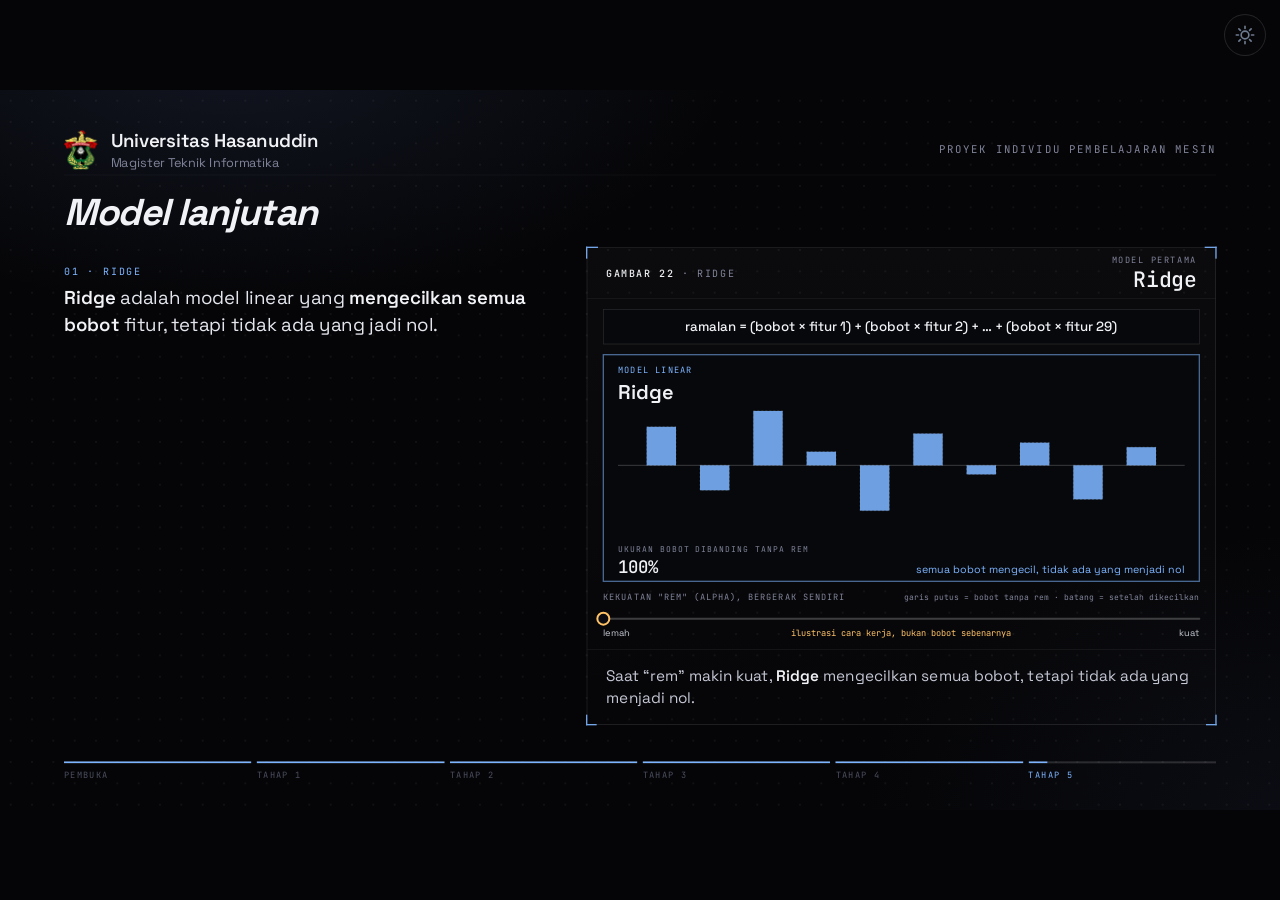
<file: Presentasi/Presentasi Tahap 1-4/SLIDE6.html>
<!doctype html>
<html lang="id">
<head>
<meta charset="utf-8">
<meta name="viewport" content="width=device-width, initial-scale=1">
<title>Slide 6 · Tahap 5 · Model lanjutan</title>
<link rel="preconnect" href="https://fonts.googleapis.com">
<link rel="preconnect" href="https://fonts.gstatic.com" crossorigin>
<link href="https://fonts.googleapis.com/css2?family=JetBrains+Mono:wght@400;500&family=Space+Grotesk:wght@400;500;600;700&display=swap" rel="stylesheet">
<style>

/* ───────── Token ───────── */
:root{
  --bg:#050507;
  --panel:#0a0b0f;
  --line:rgba(255,255,255,.13);
  --line2:rgba(255,255,255,.07);
  --text:#f1f2f6;
  --body:#c4c7d4;
  --mute:#80849a;
  --accent:#7db4ff;
  --accent-bright:#c4dcff;
  --amber:#ffc266;
  --sans:'Space Grotesk','Segoe UI',system-ui,sans-serif;
  --mono:'JetBrains Mono','Cascadia Mono',Consolas,monospace;
}
*{box-sizing:border-box;margin:0;padding:0}
html,body{width:100%;height:100%;background:#050507;overflow:hidden;font-family:var(--sans);color:var(--text)}

/* ───────── Panggung 1920×1080 ───────── */
#stage{
  position:absolute;left:0;top:0;width:1920px;height:1080px;transform-origin:0 0;overflow:hidden;
  background:
    radial-gradient(1100px 600px at 18% -8%,rgba(110,140,220,.13),transparent 70%),
    radial-gradient(900px 600px at 100% 100%,rgba(90,110,180,.07),transparent 70%),
    radial-gradient(rgba(255,255,255,.055) 1px,transparent 1.2px) 0 0/32px 32px,
    var(--bg);
}

/* ───────── Header ───────── */
.header{position:absolute;left:96px;right:96px;top:52px;height:76px;display:flex;align-items:center;justify-content:space-between;border-bottom:1px solid var(--line2)}
.brand{display:flex;align-items:center;gap:20px}
.brand img{height:60px;width:auto;display:block}
.brand b{display:block;font-size:28px;font-weight:600;letter-spacing:-.01em}
.brand span{display:block;font-size:19px;color:var(--mute);margin-top:2px}
.tag{font-family:var(--mono);font-size:16px;letter-spacing:.14em;text-transform:uppercase;color:var(--mute)}
.kicker{position:absolute;left:96px;top:152px}
.kicker h1{font-size:56px;line-height:1.1;font-weight:700;letter-spacing:-.03em;color:var(--text)}

/* ───────── Kolom teks ───────── */
.copy{position:absolute;left:96px;top:322px;width:740px;height:620px;display:flex;flex-direction:column;justify-content:flex-start;gap:18px}
.blk{opacity:0;transform:translateY(14px);max-height:0;overflow:hidden;margin-top:0;transition:opacity .6s ease,transform .6s ease,max-height .7s ease,margin-top .7s ease;position:relative}
.blk.show{opacity:1;transform:none;max-height:460px;margin-top:26px}
.blk.show:first-child{margin-top:0}
.blk .lbl{font-family:var(--mono);font-size:15px;letter-spacing:.18em;text-transform:uppercase;color:var(--mute);margin-bottom:10px;display:block;transition:color .4s}
.blk p{font-size:30px;line-height:1.45;color:var(--body);font-weight:400;transition:font-size .5s ease,color .5s ease}
.blk b{color:var(--text);font-weight:600}
.blk em{font-style:italic;color:var(--text)}
.blk.active .lbl{color:var(--accent)}
.blk.active p{color:#e4e6ee}
.blk.seen{opacity:.5}
.blk.seen p{font-size:23px}
.copy{top:262px;height:690px}
.blk{flex-shrink:0}
.copy .blk p{font-size:28px;line-height:1.42}
.copy .blk.seen p{font-size:21px}
.blk .more{display:inline;opacity:0;transition:opacity .7s ease .15s}
.blk .more.show{opacity:1}

/* ───────── Panel grafik ───────── */
.panel{position:absolute;left:880px;top:236px;width:944px;height:716px;border:1px solid var(--line);background:linear-gradient(180deg,rgba(255,255,255,.025),rgba(255,255,255,.005));}
.panel::before,.panel::after,.panel .c1,.panel .c2{content:"";position:absolute;width:16px;height:16px;border:2px solid var(--accent);opacity:.9}
.panel::before{left:-2px;top:-2px;border-right:0;border-bottom:0}
.panel::after{right:-2px;top:-2px;border-left:0;border-bottom:0}
.panel .c1{left:-2px;bottom:-2px;border-right:0;border-top:0}
.panel .c2{right:-2px;bottom:-2px;border-left:0;border-top:0}
.phead{height:76px;border-bottom:1px solid var(--line2);display:flex;align-items:center;justify-content:space-between;padding:0 28px}
.fig{font-family:var(--mono);font-size:15px;letter-spacing:.16em;text-transform:uppercase;color:var(--mute)}
.fig b{color:var(--text);font-weight:500}
.readout{text-align:right;transition:opacity .25s ease}
.readout.swap{opacity:0}
.readout small{display:block;font-family:var(--mono);font-size:13px;letter-spacing:.14em;text-transform:uppercase;color:var(--mute)}
.readout strong{display:block;font-family:var(--mono);font-size:32px;font-weight:500;color:var(--text);line-height:1.1;margin-top:2px;font-variant-numeric:tabular-nums}
.readout strong .u{font-size:17px;color:var(--mute);margin-left:6px}
.readout strong .ok{font-size:16px;letter-spacing:.14em;color:#06121f;background:var(--accent);padding:3px 9px;border-radius:3px;margin-left:12px;vertical-align:middle}
.readout strong .q{font-size:16px;letter-spacing:.1em;color:var(--amber);margin-left:12px}

svg#g{display:block;width:100%;height:auto;aspect-ratio:960/520;margin-top:0}
.pfoot{position:absolute;left:0;right:0;bottom:0;height:112px;border-top:1px solid var(--line2);padding:0 28px;display:flex;align-items:center}
.pf{position:absolute;left:28px;right:28px;top:50%;transform:translateY(-50%);opacity:0;transition:opacity .45s ease;pointer-events:none}
.pf.show{opacity:1}
.legend{display:flex;gap:34px;align-items:center;font-size:21px;color:var(--body)}
.legend span{display:flex;align-items:center;gap:12px}
.legend .d{width:16px;height:16px;border-radius:50%;border:2px solid rgba(255,255,255,.7)}
.legend .l{width:30px;height:0;border-top:2px solid rgba(255,255,255,.5)}
.legend .n{font-family:var(--mono);font-size:15px;border:1px solid var(--line);border-radius:3px;padding:2px 8px;background:#07080b}
.cap{font-size:23px;line-height:1.45;color:var(--body)}
.cap b{color:var(--text);font-weight:600}
.cay{display:grid;grid-template-columns:1fr 1fr 1fr;gap:18px}
.cay div{border:1px solid var(--line);background:#07080b;padding:7px 16px 8px;border-radius:3px}
.cay small{display:block;font-family:var(--mono);font-size:13px;letter-spacing:.12em;text-transform:uppercase;color:var(--mute)}
.cay strong{display:block;font-family:var(--mono);font-weight:500;font-size:24px;color:var(--amber);margin-top:2px}
.cay-note{font-size:13px;font-family:var(--mono);letter-spacing:.1em;color:var(--mute);text-transform:uppercase;margin-bottom:8px}

/* ───────── Footer ───────── */
.footer{position:absolute;left:96px;right:96px;bottom:44px;height:62px;display:flex;align-items:flex-end;justify-content:space-between}
.prog{display:flex;gap:8px;width:1000px}
.seg{position:relative}
.seg .bar{height:3px;background:rgba(255,255,255,.14);position:relative;overflow:hidden}
.seg .bar i{position:absolute;left:0;top:0;bottom:0;width:0;background:var(--accent);transition:width .6s ease}
.seg span{display:block;margin-top:9px;font-family:var(--mono);font-size:13px;letter-spacing:.12em;text-transform:uppercase;color:#4b4e60;white-space:nowrap}
.seg.cur span{color:var(--accent)}
.ctrl{display:flex;align-items:center;gap:12px}
.cnt{font-family:var(--mono);font-size:17px;letter-spacing:.12em;color:var(--mute);margin-right:10px;min-width:70px;text-align:right}
.btn{font-family:var(--mono);font-size:17px;letter-spacing:.1em;text-transform:uppercase;color:var(--text);background:rgba(255,255,255,.03);border:1px solid var(--line);border-radius:3px;height:50px;padding:0 22px;cursor:pointer;transition:background .2s,border-color .2s,color .2s}
.btn:hover:not(:disabled){background:rgba(125,180,255,.12);border-color:var(--accent);color:var(--accent-bright)}
.btn.pri{border-color:rgba(125,180,255,.55);background:rgba(125,180,255,.1)}
.btn:disabled{opacity:.3;cursor:default}
.btn:focus-visible{outline:2px solid var(--accent);outline-offset:2px}
.hint{position:absolute;right:96px;bottom:12px;font-family:var(--mono);font-size:12px;letter-spacing:.1em;color:#4b4e60;text-transform:uppercase}

/* ───────── Dock navigasi (pop up, muncul saat kursor di bawah) ───────── */
.prog{width:100%}
#dock{position:absolute;left:50%;bottom:78px;transform:translate(-50%,28px);opacity:0;pointer-events:none;z-index:10;
  display:flex;flex-direction:column;align-items:center;gap:8px;padding:12px 16px 9px;
  background:#0a0b0f;border:1px solid rgba(255,255,255,.2);border-radius:6px;box-shadow:0 18px 50px rgba(0,0,0,.6);
  transition:opacity .35s ease,transform .35s ease}
#dock.show{opacity:1;transform:translate(-50%,0);pointer-events:auto}
#dock .hint{position:static}

#dock .btn{font-size:14px;height:36px;padding:0 16px;letter-spacing:.08em}
#dock .cnt{font-size:14px;min-width:54px;margin-right:6px}
#dock .ctrl{gap:8px}
#dock .hint{font-size:11px}
.edge-hint{position:fixed;top:0;bottom:0;width:7vw;pointer-events:none;opacity:0;transition:opacity .25s ease;z-index:5}
.edge-hint.l{left:0;background:linear-gradient(90deg,rgba(125,180,255,.14),transparent)}
.edge-hint.r{right:0;background:linear-gradient(270deg,rgba(125,180,255,.14),transparent)}
.edge-hint.on{opacity:1}



.blk.old{opacity:0;max-height:0;margin-top:0;transform:translateY(-10px)}
.prog{width:100%}
.src{position:absolute;right:96px;top:176px;font-family:var(--mono);font-size:15px;letter-spacing:.12em;text-transform:uppercase;color:var(--mute)}
.blk code,.cap code{font-family:var(--mono);font-size:.82em;color:var(--accent-bright);background:rgba(125,180,255,.1);padding:1px 7px;border-radius:3px}
svg.vz{display:block;width:100%;height:526px}
.vwrap{position:absolute;left:0;right:0;top:76px;height:526px}
.view{position:absolute;inset:0;opacity:0;pointer-events:none;transition:opacity .5s ease}
.view.on{opacity:1;pointer-events:auto}
.tt{position:absolute;pointer-events:none;font-family:var(--mono);font-size:15px;background:#07080b;border:1px solid var(--accent);color:var(--text);padding:7px 12px;border-radius:3px;white-space:nowrap;opacity:0;transition:opacity .15s ease;z-index:6}
.tt.on{opacity:1}
.tt small{display:block;font-size:12px;letter-spacing:.1em;color:var(--mute);text-transform:uppercase}
.tt .hs{display:block;margin-top:6px;font-size:13px;color:var(--mute)}
.sw{display:flex;gap:0;border:1px solid var(--line);border-radius:3px;overflow:hidden}
.sw button{font-family:var(--mono);font-size:14px;letter-spacing:.08em;text-transform:uppercase;color:var(--mute);background:rgba(255,255,255,.02);border:0;border-right:1px solid var(--line);padding:9px 16px;cursor:pointer;transition:background .2s,color .2s}
.sw button:last-child{border-right:0}
.sw button:hover{color:var(--text)}
.sw button.on{background:rgba(125,180,255,.16);color:var(--accent-bright)}

.src{max-width:720px;text-align:right}
svg .cs{transition:fill .5s ease,fill-opacity .5s ease}
svg .hov{cursor:pointer}
svg .bar{transform-box:fill-box;transform-origin:50% 100%;transform:scaleY(0);transition:transform .8s cubic-bezier(.3,.7,.2,1) var(--d,0ms)}
svg.go .bar{transform:scaleY(1)}
svg .hbar{transform-box:fill-box;transform-origin:0 50%;transform:scaleX(0);transition:transform .9s cubic-bezier(.3,.7,.2,1) var(--d,0ms)}
svg.go .hbar{transform:scaleX(1)}
svg .fade{transition:opacity .45s ease}

</style>
<link rel="stylesheet" href="ASET/tema.css">
<script src="ASET/tema.js"></script>
</head>
<body>
<div class="edge-hint l" id="eh-l"></div><div class="edge-hint r" id="eh-r"></div>
<div id="stage">
  <div class="header">
    <div class="brand"><img src="ASET/LOGO-UNHAS.png" alt="Logo Universitas Hasanuddin">
      <div><b>Universitas Hasanuddin</b><span>Magister Teknik Informatika</span></div></div>
    <div class="tag">Proyek Individu Pembelajaran Mesin</div>
  </div>

  <div class="kicker"><h1><em>Model lanjutan</em></h1></div>

  <div class="copy">
    <div class="blk" id="b1"><span class="lbl">01 · Ridge</span>
      <p><b>Ridge</b> adalah model linear yang <b>mengecilkan semua bobot</b> fitur, tetapi tidak ada yang jadi nol.</p></div>
    <div class="blk" id="b2"><span class="lbl">02 · <em>Random Forest</em></span>
      <p><b><em>Random forest</em></b> adalah kumpulan <b>100 pohon keputusan</b>. Tiap pohon dilatih pada sampel dan subset fitur yang diacak, lalu prediksinya <b>dirata-ratakan</b>.</p></div>
    <div class="blk" id="b3"><span class="lbl">03 · Mengapa Dua Model</span>
      <p><b>Ridge</b>: fitur <em>lag</em> saling berkorelasi kuat dan hubungannya ke jam t+24 diduga dekat linear. <b><em>Random forest</em></b>: proses fisik PM2.5 tidak linear (ada ambang angin dan interaksi). Keduanya <b>dugaan yang diuji</b>, bukan hasil terbukti.</p></div>
    <div class="blk" id="b4"><span class="lbl">04 · Apa Itu <em>Tuning</em></span>
      <p><b><em>Tuning</em></b> adalah mencoba beberapa nilai pengaturan (<b>hiperparameter</b>) model, lalu memilih yang RMSE-nya paling rendah.</p>
      <p style="margin-top:12px">Ridge punya satu pengaturan: <em>alpha</em>. <em>Random forest</em> punya dua: <em>min_samples_leaf</em> dan <em>max_features</em>.</p></div>
    <div class="blk" id="b5"><span class="lbl">05 · Nilai yang Dicoba</span>
      <p>Daftar nilai ditetapkan <b>sebelum</b> dijalankan: Ridge <b>5 nilai</b> <em>alpha</em>, <em>random forest</em> <b>6 kombinasi</b>. Tiap konfigurasi diuji di 5 <em>fold</em>, dan dipilih yang RMSE rata-ratanya paling rendah.</p></div>
    <div class="blk" id="b6"><span class="lbl">06 · Diuji Sama Seperti <em>Naive</em></span>
      <p>Fitur, lima <em>fold</em>, baris yang dinilai, dan praproses sama dengan <em>naive forecast</em> dan sama untuk kedua model, jadi angkanya bisa dibandingkan langsung. <b>Data uji tidak dibuka.</b> Bedanya, model dilatih dan setelannya dipilih di <em>fold</em> yang sama, sehingga skornya sedikit optimistis.</p></div>
    <div class="blk" id="b7"><span class="lbl">07 · Hasil <em>Tuning</em> Ridge</span>
      <p>Kurvanya <b>hampir datar</b>: RMSE hanya bergeser 72,94 sampai 72,83 untuk <em>alpha</em> 0,1 sampai 1000, jadi hasil tidak bergantung pada angka <em>alpha</em>. Terpilih <em>alpha</em> 1000, yang berada di tepi daftar (keterbatasan).</p></div>
    <div class="blk" id="b8"><span class="lbl">08 · Hasil <em>Tuning Random Forest</em></span>
      <p>RMSE berkisar <b>72,91 sampai 75,79</b>. Turun saat <em>min_samples_leaf</em> membesar dan <em>max_features</em> mengecil. Terpilih <em>min_samples_leaf</em> 200 dan <em>max_features</em> 0,33, keduanya di tepi daftar (keterbatasan).</p></div>
    <div class="blk" id="b9"><span class="lbl">09 · RMSE di Lima <em>Fold</em></span>
      <p>Di <b>setiap <em>fold</em></b>, kedua model lebih rendah dari <em>naive</em>. Rata-rata lima <em>fold</em>: <em>naive</em> <b>86,82</b>, Ridge <b>72,83</b>, <em>random forest</em> <b>72,91</b>. <em>Random forest</em> lebih baik di 3 dari 5 <em>fold</em>.</p></div>
    <div class="blk" id="b10"><span class="lbl">10 · Total RMSE, MAE, dan Selisihnya</span>
      <p>Dibanding <em>naive</em>, RMSE turun sekitar <b>16%</b> dan MAE sekitar <b>8%</b> pada kedua model. Ridge dan <em>random forest</em> <b>tidak terbedakan</b>: selisih RMSE berpasangan rata-rata 0,08 (sd 1,15). Ini nilai validasi: model dibekukan dulu, lalu <b>data uji dibuka satu kali di Tahap 6</b>.</p></div>
  </div>

  <div class="panel">
    <i class="c1"></i><i class="c2"></i>
    <div class="phead">
      <div class="fig" id="fig"></div>
      <div class="readout" id="readout"><small id="ro-l"></small><strong id="ro-v"></strong></div>
    </div>
    <div class="vwrap">
      <div class="view" id="v-model"><svg class="vz" id="svg-model" viewBox="0 0 942 526"></svg></div>
      <div class="view" id="v-rf"><svg class="vz" id="svg-rf" viewBox="0 0 942 526"></svg></div>
      <div class="view" id="v-alasan"><svg class="vz" id="svg-alasan" viewBox="0 0 942 526"></svg></div>
      <div class="view" id="v-konsep"><svg class="vz" id="svg-konsep" viewBox="0 0 942 526"></svg></div>
      <div class="view" id="v-grid"><svg class="vz" id="svg-grid" viewBox="0 0 942 526"></svg></div>
      <div class="view" id="v-aturan"><svg class="vz" id="svg-aturan" viewBox="0 0 942 526"></svg></div>
      <div class="view" id="v-tuning"><svg class="vz" id="svg-tuning" viewBox="0 0 942 526"></svg></div>
      <div class="view" id="v-tunrf"><svg class="vz" id="svg-tunrf" viewBox="0 0 942 526"></svg></div>
      <div class="view" id="v-hasil"><svg class="vz" id="svg-hasil" viewBox="0 0 942 526"></svg></div>
      <div class="view" id="v-total"><svg class="vz" id="svg-total" viewBox="0 0 942 526"></svg></div>
    </div>
    <div class="tt" id="tt"></div>
    <div class="pfoot"><div class="pf" id="pf-cap"><div class="cap" id="cap"></div></div></div>
  </div>
  <div class="footer"><div class="prog" id="prog"></div></div>
  <div id="dock"><div class="ctrl">
      <span class="cnt" id="cnt"></span>
      <button class="btn" id="prev">Sebelumnya</button><button class="btn" id="reset">Reset</button><button class="btn pri" id="next">Berikutnya</button>
    </div><div class="hint">← → navigasi · R reset · F layar penuh · I indeks</div></div>
</div>

<script>
const PREV_SLIDE="SLIDE5.html", NEXT_SLIDE=null, SLIDE_NO=6;

const $ = s => document.querySelector(s);
const $$ = s => [...document.querySelectorAll(s)];
const SVGNS = 'http://www.w3.org/2000/svg';
const mk = (tag,attrs={},parent)=>{const e=document.createElementNS(SVGNS,tag);for(const k in attrs)e.setAttribute(k,attrs[k]);if(parent)parent.appendChild(e);return e;};
const fmt = n => String(Math.round(n)).replace(/\B(?=(\d{3})+(?!\d))/g,'.');
const fd = (v,n=1) => v.toFixed(n).replace('.',',');
let timers=[], ticker=null, runId=0;
const later=(fn,ms)=>{timers.push(setTimeout(fn,ms));};
function clearRuns(){timers.forEach(clearTimeout);timers=[];if(ticker){clearInterval(ticker);ticker=null;}runId++;}
function readout(label,html){
  const r=$('#readout'); if(!r)return; r.classList.add('swap');
  setTimeout(()=>{ $('#ro-l').textContent=label; $('#ro-v').innerHTML=html; r.classList.remove('swap'); },200);
}
function readoutNow(label,html){ if(!$('#readout'))return; $('#ro-l').textContent=label; $('#ro-v').innerHTML=html; }
function caption(html){ const c=$('#cap'); if(!c)return; c.innerHTML=html; $$('.pf').forEach(p=>p.classList.toggle('show',p.id==='pf-cap')); }
function showFoot(id){ $$('.pf').forEach(p=>p.classList.toggle('show',p.id==='pf-'+id)); }
/* blok teks bertahap: yang aktif terang, dua sebelumnya redup, yang lebih lama disembunyikan */
function blocks(active){
  $$('.copy .blk').forEach((el,i)=>{
    el.classList.toggle('show',i<=active && i>=active-2);
    el.classList.toggle('active',i===active);
    el.classList.toggle('seen',i<active && i>=active-2);
    el.classList.toggle('old',i<active-2);
  });
}
/* titik layar ke koordinat SVG */
function svgPt(svg,ev){const p=svg.createSVGPoint();p.x=ev.clientX;p.y=ev.clientY;return p.matrixTransform(svg.getScreenCTM().inverse());}


const MONO='JetBrains Mono,Consolas,monospace', SANS='Space Grotesk,Segoe UI,sans-serif';
const tx=(g,t,a,s=14,fill='#80849a',ex={})=>{const e=mk('text',Object.assign({x:a[0],y:a[1],fill,'font-size':s,'font-family':MONO},ex),g);e.textContent=t;return e;};
const tt=$('#tt');
function tip(html,ev){ const r=$('.panel').getBoundingClientRect(), sc=r.width/944; tt.innerHTML=html; tt.classList.add('on');
  tt.style.left=((ev.clientX-r.left)/sc+14)+'px'; tt.style.top=((ev.clientY-r.top)/sc-12)+'px'; }
const tipOff=()=>tt.classList.remove('on');
const BLUE='#7db4ff', AMB='#ffc266', GREY='#80849a';

const fd2=v=>fd(v,2), fd1=v=>fd(v,1);
const LIGHT='#c4dcff';
const NAIVE_F=[101.71,62.22,103.6,57.72,108.84], RIDGE_F=[84.31,53.96,82.44,50.28,93.17];
const NAIVE_M=86.82, RIDGE_M=72.83;
const RF_F=[85.52,55.31,82.21,49.08,92.44], RF_M=72.91;
const play=(items,gap=150)=>{ items.forEach((g,k)=>{ g.style.opacity=0; }); items.forEach((g,k)=>later(()=>{g.style.opacity=1;},120+k*gap)); };
const fade=(parent)=>mk('g',{class:'fade'},parent);


/* ═════════ V0: apa itu Ridge (animasi otomatis) ═════════ */
const s0=$('#svg-model'); const G0=[];
const gF=fade(s0); G0.push(gF);
mk('rect',{x:24,y:16,width:894,height:52,fill:'#07080b',stroke:'rgba(255,255,255,.14)'},gF);
tx(gF,'ramalan = (bobot × fitur 1) + (bobot × fitur 2) + … + (bobot × fitur 29)',[471,49],20,'#f1f2f6',{'text-anchor':'middle','font-family':SANS,'font-weight':500});
const W0=[34,-22,48,12,-40,28,-8,20,-30,16];
const ridgeW=(w,a)=>w/(1+3.5*a);
const SC0=1.7, BASE0=250, BW0=44, BSTEP=80, BX0=24+(894-(9*BSTEP+BW0))/2;
const gC=fade(s0); G0.push(gC);
mk('rect',{x:24,y:84,width:894,height:340,fill:'#07080b',stroke:'rgba(125,180,255,.55)','stroke-width':2},gC);
tx(gC,'MODEL LINEAR',[46,112],13,BLUE,{'letter-spacing':'.14em'});
tx(gC,'Ridge',[46,150],30,'#f1f2f6',{'font-family':SANS,'font-weight':600});
mk('line',{x1:46,x2:896,y1:BASE0,y2:BASE0,stroke:'rgba(255,255,255,.3)'},gC);
const rBars=[];
W0.forEach((w0,k)=>{ const x=BX0+k*BSTEP, h0=w0*SC0;
  mk('rect',{x:x,y:h0>=0?BASE0-h0:BASE0,width:BW0,height:Math.abs(h0),fill:'none',stroke:'rgba(255,255,255,.26)','stroke-dasharray':'3 3'},gC);
  rBars.push(mk('rect',{x:x,y:BASE0,width:BW0,height:0,fill:BLUE,'fill-opacity':.88},gC)); });
tx(gC,'UKURAN BOBOT DIBANDING TANPA REM',[46,380],12,GREY,{'letter-spacing':'.12em'});
const rPct=tx(gC,'100%',[46,412],26,'#f1f2f6',{'font-weight':500});
tx(gC,'semua bobot mengecil, tidak ada yang menjadi nol',[896,412],16,BLUE,{'text-anchor':'end','font-family':SANS});
const gM=fade(s0); G0.push(gM);
tx(gM,'KEKUATAN "REM" (ALPHA), BERGERAK SENDIRI',[24,452],13,GREY,{'letter-spacing':'.12em'});
const MX0=24, MX1=918, MY=480;
mk('line',{x1:MX0,x2:MX1,y1:MY,y2:MY,stroke:'rgba(255,255,255,.22)','stroke-width':3,'stroke-linecap':'round'},gM);
const mFill=mk('line',{x1:MX0,x2:MX0,y1:MY,y2:MY,stroke:AMB,'stroke-width':3,'stroke-linecap':'round'},gM);
const mKnob=mk('circle',{cx:MX0,cy:MY,r:9,fill:'#0a0b10',stroke:AMB,'stroke-width':3},gM);
tx(gM,'lemah',[MX0,506],14,'#c4c7d4',{'font-family':SANS}); tx(gM,'kuat',[MX1,506],14,'#c4c7d4',{'text-anchor':'end','font-family':SANS});
tx(gM,'garis putus = bobot tanpa rem · batang = setelah dikecilkan',[MX1,452],12,GREY,{'text-anchor':'end'});
tx(gM,'ilustrasi cara kerja, bukan bobot sebenarnya',[471,506],13,AMB,{'text-anchor':'middle'});
const alphaAt=ms=>{ const u=(Math.max(0,ms)/1000)%9, sm=x=>x*x*(3-2*x);
  if(u<1) return 0; if(u<4.5) return sm((u-1)/3.5); if(u<5.5) return 1; return 1-sm((u-5.5)/3.5); };
function drawAnim(a){
  let tot=0, tot0=0;
  W0.forEach((w0,k)=>{ const w=ridgeW(w0,a), h=Math.abs(w*SC0); tot+=Math.abs(w); tot0+=Math.abs(w0);
    rBars[k].setAttribute('height',h); rBars[k].setAttribute('y',w>=0?BASE0-h:BASE0); });
  rPct.textContent=Math.round(100*tot/tot0)+'%';
  const x=MX0+a*(MX1-MX0); mKnob.setAttribute('cx',x); mFill.setAttribute('x2',x);
}
function startAnim(){ const my=runId, t0=performance.now();
  const loop=now=>{ if(my!==runId) return; drawAnim(alphaAt(now-t0)); requestAnimationFrame(loop); };
  drawAnim(0); requestAnimationFrame(loop); }

/* ═════════ V8: apa itu tuning (animasi otomatis, angka RMSE Ridge asli) ═════════ */
const sk=$('#svg-konsep'); const G8=[];
const gk0=fade(sk); G8.push(gk0);
mk('rect',{x:24,y:16,width:894,height:62,fill:'#07080b',stroke:'rgba(255,255,255,.14)'},gk0);
tx(gk0,'TUNING',[44,38],12,GREY,{'letter-spacing':'.14em'});
tx(gk0,'coba beberapa nilai pengaturan  →  pilih yang RMSE-nya paling rendah',[44,64],21,'#f1f2f6',{'font-family':SANS,'font-weight':500});
const gk1=fade(sk); G8.push(gk1);
mk('rect',{x:24,y:92,width:894,height:96,fill:'#07080b',stroke:'rgba(125,180,255,.45)'},gk1);
tx(gk1,'Ridge',[44,134],28,'#f1f2f6',{'font-family':SANS,'font-weight':600}); tx(gk1,'1 pengaturan',[898,126],14,BLUE,{'text-anchor':'end'});
tx(gk1,'alpha',[44,170],20,BLUE,{'font-weight':600}); tx(gk1,'kekuatan "rem" pada bobot',[134,170],18,'#c4c7d4',{'font-family':SANS});
tx(gk1,'Random forest: 2 pengaturan (min_samples_leaf, max_features)',[898,170],13,GREY,{'text-anchor':'end'});
const gk2=fade(sk); G8.push(gk2);
tx(gk2,'CONTOH: MENYETEL ALPHA PADA RIDGE (RMSE RATA-RATA 5 FOLD, ANGKA ASLI)',[24,236],12,GREY,{'letter-spacing':'.1em'});
const TC=[['0,1','72,94'],['1','72,94'],['10','72,94'],['100','72,93'],['1000','72,83']];
const kChip=[],kFold=[],kVal=[],kTag=[];
TC.forEach((c,i)=>{ const x=34+i*178, y0=262;
  kChip.push(mk('rect',{x:x,y:y0,width:150,height:58,fill:'#0b0c11',stroke:'rgba(255,255,255,.22)','stroke-width':1},gk2));
  tx(gk2,'alpha',[x+75,y0+20],12,GREY,{'text-anchor':'middle'}); tx(gk2,c[0],[x+75,y0+46],24,'#f1f2f6',{'text-anchor':'middle'});
  const fs=[]; for(let f=0;f<5;f++) fs.push(mk('rect',{x:x+15+f*25,y:y0+78,width:20,height:13,fill:'rgba(255,255,255,.1)'},gk2)); kFold.push(fs);
  tx(gk2,'5 fold',[x+75,y0+114],12,GREY,{'text-anchor':'middle'});
  kVal.push(tx(gk2,c[1],[x+75,y0+156],30,'#f1f2f6',{'text-anchor':'middle','font-weight':500,opacity:0}));
  kTag.push(tx(gk2,'terendah',[x+75,y0+182],15,AMB,{'text-anchor':'middle',opacity:0}));
});
const kSt=tx(gk2,'',[471,490],18,'#c4c7d4',{'text-anchor':'middle','font-family':SANS});
function drawTune(ms){ const u=(Math.max(0,ms)/1000)%9.4, per=1.1;
  const act=Math.min(4,Math.floor(u/per)), done=u>=5*per;
  TC.forEach((c,i)=>{ const st=done?2:(i<act?2:(i===act?1:0)), sel=done&&i===4;
    kChip[i].setAttribute('stroke',sel?AMB:(st===1?BLUE:'rgba(255,255,255,.22)')); kChip[i].setAttribute('stroke-width',(sel||st===1)?2.4:1);
    const prog=st===2?5:(st===1?Math.min(5,Math.floor(((u-act*per)/(per*0.8))*5)):0);
    kFold[i].forEach((r,f)=>r.setAttribute('fill',f<prog?(sel?AMB:BLUE):'rgba(255,255,255,.1)'));
    kVal[i].setAttribute('opacity',st===2?1:0); kTag[i].setAttribute('opacity',sel?1:0); });
  kSt.textContent=done?'RMSE paling rendah di alpha 1000, maka alpha 1000 dipilih (selisihnya sangat kecil)':(act<5?'menguji alpha = '+TC[act][0]+' di 5 fold…':''); }
function startTune(){ const my=runId,t0=performance.now(); const loop=n=>{ if(my!==runId)return; drawTune(n-t0); requestAnimationFrame(loop); }; drawTune(0); requestAnimationFrame(loop); }

/* ═════════ V-rf: apa itu random forest (ilustrasi) ═════════ */
const sr=$('#svg-rf'); const GR=[];
const gr0=fade(sr); GR.push(gr0);
mk('rect',{x:24,y:16,width:894,height:52,fill:'#07080b',stroke:'rgba(255,255,255,.14)'},gr0);
tx(gr0,'ramalan = rata-rata prediksi dari 100 pohon',[471,49],20,'#f1f2f6',{'text-anchor':'middle','font-family':SANS,'font-weight':500});
const gr1=fade(sr); GR.push(gr1);
mk('rect',{x:24,y:84,width:894,height:326,fill:'#07080b',stroke:'rgba(125,180,255,.55)','stroke-width':2},gr1);
tx(gr1,'KUMPULAN POHON KEPUTUSAN',[46,112],13,BLUE,{'letter-spacing':'.14em'});
tx(gr1,'Random forest',[46,150],30,'#f1f2f6',{'font-family':SANS,'font-weight':600});
tx(gr1,'tiap pohon: sampel acak + subset fitur acak',[896,112],14,GREY,{'text-anchor':'end'});
const TREEV=[61,84,70,92,68];
TREEV.forEach((v,i)=>{ const g=fade(sr); GR.push(g); const cx=110+i*118, y0=196;
  const nd=(x,y,r=9)=>mk('circle',{cx:x,cy:y,r:r,fill:'#0a0b10',stroke:BLUE,'stroke-width':2},g);
  [[cx-28,y0+44],[cx+28,y0+44]].forEach(c=>mk('line',{x1:cx,y1:y0,x2:c[0],y2:c[1],stroke:'rgba(125,180,255,.6)','stroke-width':2},g));
  [[cx-44,y0+88],[cx-12,y0+88],[cx+12,y0+88],[cx+44,y0+88]].forEach((c,k)=>mk('line',{x1:k<2?cx-28:cx+28,y1:y0+44,x2:c[0],y2:c[1],stroke:'rgba(125,180,255,.6)','stroke-width':2},g));
  nd(cx,y0); nd(cx-28,y0+44); nd(cx+28,y0+44);
  [cx-44,cx-12,cx+12,cx+44].forEach(x=>mk('rect',{x:x-7,y:y0+88,width:14,height:14,fill:BLUE,'fill-opacity':.8},g));
  tx(g,'pohon '+(i+1),[cx,y0+128],13,GREY,{'text-anchor':'middle'});
  tx(g,String(v),[cx,y0+162],28,'#f1f2f6',{'text-anchor':'middle','font-weight':500}); });
const gr2=fade(sr); GR.push(gr2);
tx(gr2,'…',[686,356],30,GREY,{'text-anchor':'middle'});
tx(gr2,'×100',[686,380],13,GREY,{'text-anchor':'middle'});
mk('rect',{x:728,y:230,width:166,height:130,fill:'rgba(255,194,102,.08)',stroke:AMB,'stroke-width':2},gr2);
tx(gr2,'RATA-RATA',[811,262],13,AMB,{'text-anchor':'middle','letter-spacing':'.14em'});
tx(gr2,'75',[811,320],52,'#f1f2f6',{'text-anchor':'middle','font-weight':500});
tx(gr2,'jadi ramalan akhir',[811,346],14,'#c4c7d4',{'text-anchor':'middle','font-family':SANS});
const gr3=fade(sr); GR.push(gr3);
tx(gr3,'Pohon menangkap ambang dan interaksi tanpa direkayasa lebih dulu.',[24,444],19,'#c4c7d4',{'font-family':SANS});
tx(gr3,'Prediksinya tidak bisa melampaui rentang nilai target di data latih.',[24,474],19,'#c4c7d4',{'font-family':SANS});
tx(gr3,'ilustrasi cara kerja, angka pohon bukan hasil model',[471,508],13,AMB,{'text-anchor':'middle'});

/* ═════════ V-alasan: mengapa dua model ═════════ */
const sa=$('#svg-alasan'); const GA=[];
const card=(g,x,title,col,lines)=>{ mk('rect',{x:x,y:16,width:439,height:352,fill:'#07080b',stroke:col==='b'?'rgba(125,180,255,.55)':'rgba(255,255,255,.2)','stroke-width':2},g);
  tx(g,title,[x+22,62],30,'#f1f2f6',{'font-family':SANS,'font-weight':600});
  lines.forEach((l,i)=>tx(g,l,[x+22,106+i*34],17,i===lines.length-1?'#e4e6ee':'#c4c7d4',{'font-family':SANS})); };
const ga0=fade(sa); GA.push(ga0);
card(ga0,24,'Ridge','b',['Fitur lag saling berkorelasi kuat','(lag 1, 2, 3, rata-rata 6 dan 24 jam).','Penalti L2 menstabilkan koefisien','pada kondisi ini.','Hubungan ke t+24 diduga dekat linear.','','Model terlatih yang paling relevan','dengan struktur fitur proyek ini.']);
const ga1=fade(sa); GA.push(ga1);
card(ga1,479,'Random forest','b',['Proses fisik PM2.5 tidak linear:','angin kencang membersihkan polutan','hanya di atas ambang tertentu.','Pohon menangkap ambang dan interaksi','tanpa direkayasa lebih dulu.','Prediksi dibatasi rentang target latih,','relevan untuk pergeseran distribusi.','Bisa berperilaku beda di stasiun uji.']);
const ga2=fade(sa); GA.push(ga2);
mk('rect',{x:24,y:388,width:894,height:122,fill:'rgba(255,194,102,.06)',stroke:'rgba(255,194,102,.5)'},ga2);
tx(ga2,'YANG DIBANDINGKAN',[46,418],13,AMB,{'letter-spacing':'.14em'});
tx(ga2,'Apakah hubungan nonlinear memberi keuntungan dibanding model linear',[46,452],20,'#f1f2f6',{'font-family':SANS,'font-weight':500});
tx(ga2,'pada horizon 24 jam. RF tidak harus lebih baik. Alasan di atas dugaan yang diuji.',[46,482],20,'#f1f2f6',{'font-family':SANS,'font-weight':500});

/* ═════════ V2: nilai yang dicoba ═════════ */
const sg=$('#svg-grid'); const G2=[];
const chip=(g,x,y,t,sel,w=110)=>{ mk('rect',{x:x,y:y,width:w,height:42,fill:sel?'rgba(255,194,102,.12)':'#0b0c11',stroke:sel?AMB:'rgba(255,255,255,.22)','stroke-width':sel?2:1},g); tx(g,t,[x+w/2,y+28],20,sel?'#f1f2f6':'#c4c7d4',{'text-anchor':'middle'}); };
const gh=fade(sg); G2.push(gh); tx(gh,'NILAI YANG DICOBA (DITETAPKAN SEBELUM DIJALANKAN)',[24,24],13,GREY,{'letter-spacing':'.12em'});
const gR=fade(sg); G2.push(gR);
mk('rect',{x:24,y:36,width:894,height:76,fill:'#07080b',stroke:'rgba(125,180,255,.45)'},gR);
tx(gR,'Ridge',[46,70],26,'#f1f2f6',{'font-family':SANS,'font-weight':600}); tx(gR,'5 nilai',[46,98],14,BLUE,{});
tx(gR,'alpha',[190,80],16,GREY,{});
['0,1','1','10','100','1000'].forEach((t,i)=>chip(gR,270+i*128,54,t,t==='1000'));
const gF2=fade(sg); G2.push(gF2);
mk('rect',{x:24,y:124,width:894,height:132,fill:'#07080b',stroke:'rgba(125,180,255,.45)'},gF2);
tx(gF2,'Random forest',[46,158],26,'#f1f2f6',{'font-family':SANS,'font-weight':600}); tx(gF2,'3 × 2 = 6 kombinasi',[46,186],14,BLUE,{});
tx(gF2,'min_samples_leaf',[250,166],16,GREY,{}); tx(gF2,'max_features',[250,218],16,GREY,{});
['10','50','200'].forEach((t,i)=>chip(gF2,470+i*128,136,t,t==='200'));
['0,33','0,6'].forEach((t,i)=>chip(gF2,470+i*128,188,t,t==='0,33'));
const gC2=fade(sg); G2.push(gC2);
[['11','konfigurasi'],['5','fold'],['55','kali dilatih']].forEach((p,i)=>{
  const x=24+i*296; mk('rect',{x:x,y:270,width:236,height:66,fill:'#0b0c11',stroke:'rgba(255,255,255,.2)'},gC2);
  tx(gC2,p[0],[x+22,314],38,'#f1f2f6',{'font-weight':500}); tx(gC2,p[1],[x+22+p[0].length*23+14,313],17,'#c4c7d4',{'font-family':SANS});
  if(i<2) tx(gC2,i===0?'×':'=',[x+266,313],32,GREY,{'text-anchor':'middle'}); });
const gP=fade(sg); G2.push(gP);
tx(gP,'YANG DIPILIH (RMSE RATA-RATA 5 FOLD TERENDAH)',[24,368],13,GREY,{'letter-spacing':'.12em'});
mk('rect',{x:24,y:380,width:894,height:132,fill:'rgba(255,194,102,.06)',stroke:AMB},gP);
tx(gP,'Ridge, alpha 1000',[46,418],20,'#f1f2f6',{'font-family':SANS,'font-weight':600}); tx(gP,'RMSE rata-rata 72,83',[896,418],16,BLUE,{'text-anchor':'end'});
tx(gP,'Random forest, min_samples_leaf 200, max_features 0,33',[46,458],20,'#f1f2f6',{'font-family':SANS,'font-weight':600}); tx(gP,'RMSE rata-rata 72,91',[896,458],16,BLUE,{'text-anchor':'end'});
tx(gP,'keduanya berada di tepi daftar nilai (keterbatasan)',[46,492],15,AMB,{});

/* ═════════ V1: aturan sama dengan naive ═════════ */
const s1=$('#svg-aturan'); const G1=[];
const ROWS=[
 ['Data latih yang sama','9 stasiun digabung, periode latih saja',0],
 ['Lima fold berurutan waktu','gap 24 jam antara latih dan validasi',0],
 ['Baris yang dinilai sama persis','hanya baris dengan PM2.5 jam t terisi',0],
 ['Fitur dan praproses sama untuk Ridge dan RF','29 fitur; pengisi nilai kosong dan penyama skala belajar hanya dari data latih fold itu',0],
 ['Data uji tidak dibuka','baru dibuka satu kali di Tahap 6',0],
 ['Yang berbeda dari naive','model dilatih dan setelannya dipilih di fold yang sama, jadi skor sedikit optimistis',1]
];
ROWS.forEach((r,i)=>{
  const g=fade(s1); G1.push(g); const y=28+i*78, warn=r[2]===1, col=warn?AMB:BLUE;
  mk('rect',{x:24,y:y,width:894,height:64,fill:warn?'rgba(255,194,102,.06)':'#07080b',stroke:warn?'rgba(255,194,102,.5)':'rgba(255,255,255,.12)'},g);
  mk('circle',{cx:64,cy:y+32,r:18,fill:'none',stroke:col,'stroke-width':2.4},g);
  if(warn) tx(g,'!',[64,y+33],24,col,{'text-anchor':'middle','dominant-baseline':'central','font-weight':700});
  else mk('path',{d:'M54 '+(y+32)+'l7 8 14 -16',fill:'none',stroke:col,'stroke-width':3.4,'stroke-linecap':'round','stroke-linejoin':'round'},g);
  tx(g,r[0],[102,y+27],23,'#f1f2f6',{'font-family':SANS,'font-weight':600});
  tx(g,r[1],[102,y+52],16,warn?'#e8d3ad':'#a9adbf',{'font-family':SANS});
});

/* ═════════ V3: kurva tuning ═════════ */
const s2=$('#svg-tuning'); const G3=[];
const TX0=96, TX1=872, TY0=52, TY1=372, YLO=60, YHI=90;
const lgx=a=>TX0+(Math.log10(a)+1)/4*(TX1-TX0), ty=v=>TY1-(v-YLO)/(YHI-YLO)*(TY1-TY0);
const gAxes=fade(s2); G3.push(gAxes);
[60,70,80,90].forEach(v=>{ mk('line',{x1:TX0,x2:TX1,y1:ty(v),y2:ty(v),stroke:v===60?'rgba(255,255,255,.28)':'rgba(255,255,255,.07)'},gAxes); tx(gAxes,v,[TX0-12,ty(v)+1],14,GREY,{'text-anchor':'end','dominant-baseline':'central'}); });
tx(gAxes,'RMSE (µg/m³)',[TX0-12,TY0-24],13,GREY,{'text-anchor':'start','letter-spacing':'.1em'});
[0.1,1,10,100,1000].forEach(a=>{ mk('line',{x1:lgx(a),x2:lgx(a),y1:TY1,y2:TY1+6,stroke:'rgba(255,255,255,.3)'},gAxes); tx(gAxes,String(a).replace('.',','),[lgx(a),TY1+26],14,'#c4c7d4',{'text-anchor':'middle'}); });
tx(gAxes,'rem lemah',[TX0,TY1+54],14,GREY,{}); tx(gAxes,'alpha (kekuatan rem pada bobot, skala log)',[(TX0+TX1)/2,TY1+54],14,'#c4c7d4',{'text-anchor':'middle'}); tx(gAxes,'rem kuat',[TX1,TY1+54],14,GREY,{'text-anchor':'end'});
mk('line',{x1:TX0,x2:TX1,y1:ty(NAIVE_M),y2:ty(NAIVE_M),stroke:'#f1f2f6','stroke-width':1.6,'stroke-dasharray':'6 5'},gAxes);
tx(gAxes,'RATA-RATA NAIVE 86,82',[TX1,ty(NAIVE_M)-10],13,'#f1f2f6',{'text-anchor':'end','letter-spacing':'.08em'});
tx(gAxes,'sumbu vertikal dimulai dari 60',[TX1,TY0-24],12,AMB,{'text-anchor':'end','letter-spacing':'.04em'});
const SER=[{nm:'Ridge',col:BLUE,w:3,pts:[[0.1,72.94],[1,72.94],[10,72.94],[100,72.93],[1000,72.83]]}];
SER.forEach((S,si)=>{
  const g=fade(s2); G3.push(g);
  mk('path',{d:S.pts.map((p,i)=>(i?'L':'M')+lgx(p[0]).toFixed(1)+' '+ty(p[1]).toFixed(1)).join(''),fill:'none',stroke:S.col,'stroke-width':S.w,'stroke-linejoin':'round'},g);
  S.pts.forEach(p=>{
    const sel=(p[0]===1000);
    if(sel) mk('circle',{cx:lgx(p[0]),cy:ty(p[1]),r:13,fill:'none',stroke:AMB,'stroke-width':2.4},g);
    mk('circle',{cx:lgx(p[0]),cy:ty(p[1]),r:5.5,fill:'#0a0b10',stroke:S.col,'stroke-width':2.4},g);
    const hr=mk('circle',{cx:lgx(p[0]),cy:ty(p[1]),r:13,fill:'transparent',class:'hov'},g);
    hr.addEventListener('mousemove',ev=>tip('<small>Ridge · alpha '+String(p[0]).replace('.',',')+'</small>RMSE '+fd2(p[1])+(sel?'<br><span class="hs">Dipilih</span>':''),ev));
    hr.addEventListener('mouseleave',tipOff);
  });
});
const gLeg=fade(s2); G3.push(gLeg);
mk('line',{x1:96,x2:126,y1:456,y2:456,stroke:BLUE,'stroke-width':3},gLeg); tx(gLeg,'Ridge',[136,461],15,'#c4c7d4',{'font-family':SANS});
mk('circle',{cx:260,cy:456,r:9,fill:'none',stroke:AMB,'stroke-width':2.2},gLeg); tx(gLeg,'dipilih',[276,461],15,'#c4c7d4',{'font-family':SANS});
tx(gLeg,'5 nilai alpha, rata-rata 5 fold',[872,461],13,GREY,{'text-anchor':'end'});

/* ═════════ V-tunrf: tuning random forest ═════════ */
const sT=$('#svg-tunrf'); const GT=[];
const RX0=96, RX1=872, RY0=52, RY1=372, RLO=60, RHI=90, ry=v=>RY1-(v-RLO)/(RHI-RLO)*(RY1-RY0), rx=i=>RX0+(i+.5)/3*(RX1-RX0);
const gTa=fade(sT); GT.push(gTa);
[60,70,80,90].forEach(v=>{ mk('line',{x1:RX0,x2:RX1,y1:ry(v),y2:ry(v),stroke:v===60?'rgba(255,255,255,.28)':'rgba(255,255,255,.07)'},gTa); tx(gTa,v,[RX0-12,ry(v)+1],14,GREY,{'text-anchor':'end','dominant-baseline':'central'}); });
tx(gTa,'RMSE (µg/m³)',[RX0-12,RY0-24],13,GREY,{'text-anchor':'start','letter-spacing':'.1em'});
['10','50','200'].forEach((l,i)=>{ mk('line',{x1:rx(i),x2:rx(i),y1:RY1,y2:RY1+6,stroke:'rgba(255,255,255,.3)'},gTa); tx(gTa,l,[rx(i),RY1+26],14,'#c4c7d4',{'text-anchor':'middle'}); });
tx(gTa,'min_samples_leaf (daun makin besar, pohon makin sederhana)',[(RX0+RX1)/2,RY1+54],14,'#c4c7d4',{'text-anchor':'middle'});
mk('line',{x1:RX0,x2:RX1,y1:ry(NAIVE_M),y2:ry(NAIVE_M),stroke:'#f1f2f6','stroke-width':1.6,'stroke-dasharray':'6 5'},gTa);
tx(gTa,'RATA-RATA NAIVE 86,82',[RX1,ry(NAIVE_M)-10],13,'#f1f2f6',{'text-anchor':'end','letter-spacing':'.08em'});
mk('line',{x1:RX0,x2:RX1,y1:ry(RIDGE_M),y2:ry(RIDGE_M),stroke:AMB,'stroke-width':1.2,'stroke-dasharray':'3 5',opacity:.8},gTa);
tx(gTa,'RIDGE TERBAIK 72,83',[262,ry(RIDGE_M)+19],12,AMB,{'letter-spacing':'.08em'});
tx(gTa,'sumbu vertikal dimulai dari 60',[RX1,RY0-24],12,AMB,{'text-anchor':'end','letter-spacing':'.04em'});
const RFS=[{nm:'max_features 0,33',col:BLUE,v:[74.32,73.69,72.91],up:false},{nm:'max_features 0,6',col:'#c4c7d4',v:[75.79,75.21,73.97],up:true}];
RFS.forEach(S=>{ const g=fade(sT); GT.push(g);
  mk('path',{d:S.v.map((v,i)=>(i?'L':'M')+rx(i).toFixed(1)+' '+ry(v).toFixed(1)).join(''),fill:'none',stroke:S.col,'stroke-width':3,'stroke-linejoin':'round'},g);
  S.v.forEach((v,i)=>{ const sel=(S.v===RFS[0].v&&i===2);
    if(sel) mk('circle',{cx:rx(i),cy:ry(v),r:13,fill:'none',stroke:AMB,'stroke-width':2.4},g);
    mk('circle',{cx:rx(i),cy:ry(v),r:5.5,fill:'#0a0b10',stroke:S.col,'stroke-width':2.4},g);
    tx(g,fd2(v),[rx(i),ry(v)+(S.up?-16:26)],13,'#f1f2f6',{'text-anchor':'middle'});
    const hr=mk('circle',{cx:rx(i),cy:ry(v),r:13,fill:'transparent',class:'hov'},g);
    hr.addEventListener('mousemove',ev=>tip('<small>RF · leaf '+['10','50','200'][i]+' · '+S.nm+'</small>RMSE '+fd2(v)+(sel?'<br><span class="hs">Dipilih</span>':''),ev));
    hr.addEventListener('mouseleave',tipOff); }); });
const gTL=fade(sT); GT.push(gTL);
mk('line',{x1:96,x2:126,y1:456,y2:456,stroke:BLUE,'stroke-width':3},gTL); tx(gTL,'max_features 0,33',[136,461],15,'#c4c7d4',{'font-family':SANS});
mk('line',{x1:330,x2:360,y1:456,y2:456,stroke:'#c4c7d4','stroke-width':3},gTL); tx(gTL,'max_features 0,6',[370,461],15,'#c4c7d4',{'font-family':SANS});
mk('circle',{cx:560,cy:456,r:9,fill:'none',stroke:AMB,'stroke-width':2.2},gTL); tx(gTL,'dipilih',[576,461],15,'#c4c7d4',{'font-family':SANS});
tx(gTL,'6 konfigurasi, rata-rata 5 fold',[872,461],13,GREY,{'text-anchor':'end'});

/* ═════════ V4: RMSE per fold dan rata-rata ═════════ */
const s3=$('#svg-hasil'); const G4=[];
const HX0=74, HX1=872, HY0=70, HY1=376, HYM=120, hy=v=>HY1-v/HYM*(HY1-HY0), HSLOT=(HX1-HX0)/6, HBW=36, HGAP=4;
const gH=fade(s3); G4.push(gH);
[0,40,80,120].forEach(v=>{ mk('line',{x1:HX0,x2:HX1,y1:hy(v),y2:hy(v),stroke:v===0?'rgba(255,255,255,.28)':'rgba(255,255,255,.07)'},gH); tx(gH,v,[HX0-12,hy(v)+1],14,GREY,{'text-anchor':'end','dominant-baseline':'central'}); });
tx(gH,'RMSE (µg/m³)',[HX1,HY0-26],13,GREY,{'text-anchor':'end','letter-spacing':'.1em'});
const SERH=[['Naive',NAIVE_F,GREY,NAIVE_M],['Ridge',RIDGE_F,BLUE,RIDGE_M],['Random forest',RF_F,AMB,RF_M]];
for(let i=0;i<6;i++){
  const g=fade(s3); G4.push(g); const mean=(i===5), gx=HX0+i*HSLOT+(HSLOT-(3*HBW+2*HGAP))/2;
  if(mean){ mk('rect',{x:HX0+i*HSLOT+2,y:HY0-16,width:HSLOT-2,height:HY1-HY0+16,fill:'rgba(125,180,255,.06)',stroke:'rgba(125,180,255,.35)'},g); }
  SERH.forEach(([nm,arr,col,mu],k)=>{ const v=mean?mu:arr[i], x=gx+k*(HBW+HGAP);
    mk('rect',{x:x,y:hy(v),width:HBW,height:HY1-hy(v),fill:col,'fill-opacity':k===0?.55:.85},g);
    tx(g,mean?fd2(v):fd1(v),[x+HBW/2,hy(v)-(mean&&k===2?26:8)],mean?13:12,'#f1f2f6',{'text-anchor':'middle','font-weight':mean?600:400}); });
  tx(g,mean?'Rata-rata':'Fold '+(i+1),[HX0+i*HSLOT+HSLOT/2,HY1+26],mean?16:15,mean?'#c4dcff':'#c4c7d4',{'text-anchor':'middle','font-weight':mean?600:400});
  const hr=mk('rect',{x:HX0+i*HSLOT,y:HY0-16,width:HSLOT,height:HY1-HY0+16,fill:'transparent',class:'hov'},g);
  hr.addEventListener('mousemove',ev=>tip(mean?'<small>Rata-rata 5 fold</small>Naive '+fd2(NAIVE_M)+'<br>Ridge '+fd2(RIDGE_M)+'<br>Random forest '+fd2(RF_M):'<small>Fold '+(i+1)+'</small>Naive '+fd1(NAIVE_F[i])+'<br>Ridge '+fd1(RIDGE_F[i])+'<br>Random forest '+fd1(RF_F[i])+'<br><span class="hs">'+(RF_F[i]<RIDGE_F[i]?'Random forest lebih rendah dari Ridge':'Ridge lebih rendah dari random forest')+'</span>',ev));
  hr.addEventListener('mouseleave',tipOff);
}
const gHL=fade(s3); G4.push(gHL);
SERH.forEach(([nm,arr,col],k)=>{ const x=74+k*190; mk('rect',{x:x,y:430,width:16,height:16,fill:col,'fill-opacity':k===0?.55:.85},gHL); tx(gHL,nm,[x+26,443],15,'#c4c7d4',{'font-family':SANS}); });
tx(gHL,'Naive sama dengan slide 5. Hasil validasi, bukan data uji.',[74,486],13,GREY);

/* ═════════ V5: total RMSE, MAE, dan selisih dengan naive ═════════ */
const s5v=$('#svg-total'); const G5=[];
const TOT=[
 {nm:'RMSE',y:10,rows:[['Naive forecast',86.82,GREY,null,null],['Ridge',72.83,BLUE,13.99,16.1],['Random forest',72.91,AMB,13.91,16.0]]},
 {nm:'MAE',y:244,rows:[['Naive forecast',59.39,GREY,null,null],['Ridge',54.51,BLUE,4.88,8.2],['Random forest',54.38,AMB,5.01,8.4]]}
];
const BX=206, BSC=520/90;
TOT.forEach((T,ti)=>{
  const g=fade(s5v); G5.push(g);
  mk('rect',{x:24,y:T.y,width:894,height:226,fill:'#07080b',stroke:'rgba(255,255,255,.12)'},g);
  tx(g,T.nm,[44,T.y+34],26,'#f1f2f6',{'font-family':SANS,'font-weight':700});
  tx(g,'µg/m³, rata-rata 5 fold',[T.nm==='RMSE'?130:114,T.y+33],12,GREY,{});
  T.rows.forEach((r,i)=>{ const y=T.y+52+i*56, w=r[1]*BSC;
    tx(g,r[0],[BX-12,y+27],17,'#c4c7d4',{'text-anchor':'end','font-family':SANS});
    mk('rect',{x:BX,y:y,width:w,height:40,fill:r[2],'fill-opacity':i===0?.55:.88},g);
    tx(g,fd2(r[1]),[BX+w+12,y+28],22,'#f1f2f6',{'font-weight':500});
    if(r[3]!==null){ tx(g,'−'+fd2(r[3])+'  ('+'−'+fd1(r[4])+'%)',[BX+w+92,y+28],19,AMB,{'font-weight':500});
      const hr=mk('rect',{x:BX,y:y-4,width:700,height:48,fill:'transparent',class:'hov'},g);
      hr.addEventListener('mousemove',ev=>tip('<small>'+r[0]+' · '+T.nm+'</small>Naive '+fd2(T.rows[0][1])+' → '+fd2(r[1])+'<br><span class="hs">Turun '+fd2(r[3])+' µg/m³ ('+fd1(r[4])+'%) dari naive</span>',ev)); hr.addEventListener('mouseleave',tipOff); } });
});
const gN=fade(s5v); G5.push(gN);
tx(gN,'Selisih dan persen dihitung dari angka yang tampil. Kuning pada angka = penurunan dari naive.',[24,488],13,GREY,{});
tx(gN,'Ridge dan random forest tidak terbedakan: selisih RMSE berpasangan rata-rata 0,08 (sd 1,15).',[24,508],13,AMB,{});

/* ═════════ Langkah ═════════ */
const FIG=['Gambar 22 · Ridge','Gambar 23 · Random forest','Gambar 24 · Mengapa dua model','Gambar 25 · Apa itu tuning','Gambar 26 · Nilai yang dicoba','Gambar 27 · Aturan uji sama dengan naive','Gambar 28 · Hasil tuning Ridge','Gambar 29 · Hasil tuning random forest','Gambar 30 · RMSE tiap fold dan rata-rata','Gambar 31 · Total RMSE, MAE, dan selisih'];
const VIEWS=['v-model','v-rf','v-alasan','v-konsep','v-grid','v-aturan','v-tuning','v-tunrf','v-hasil','v-total'];
const GRP=[G0,GR,GA,G8,G2,G1,G3,GT,G4,G5];
const GAPS=[150,230,300,170,300,170,160,200,90,260];
function setView(i){ $$('.view').forEach(v=>v.classList.toggle('on',v.id===VIEWS[i])); $('#fig').innerHTML=FIG[i].replace(/^(Gambar \d+)/,'<b>$1</b>'); tipOff(); play(GRP[i], GAPS[i]); }
const STEPS=[
  ()=>{ blocks(0); setView(0); startAnim(); readoutNow('Model pertama','Ridge'); caption('Saat &ldquo;rem&rdquo; makin kuat, <b>Ridge</b> mengecilkan semua bobot, tetapi tidak ada yang menjadi nol.'); },
  ()=>{ blocks(1); setView(1); readoutNow('Model kedua','100 <span class="u">pohon</span>'); caption('<b><em>Random forest</em></b> merata-ratakan prediksi banyak pohon. Gambar ini ilustrasi cara kerja, angka tiap pohon bukan hasil model.'); },
  ()=>{ blocks(2); setView(2); readoutNow('Dibandingkan','linear <span class="u">vs</span> nonlinear'); caption('Alasan memilih keduanya adalah <b>dugaan yang diuji</b> oleh perbandingan berikutnya. <em>Random forest</em> tidak harus lebih baik.'); },
  ()=>{ blocks(3); setView(3); startTune(); readoutNow('Tuning','coba lalu <span class="u">pilih</span>'); caption('<b>Tuning</b>: tiap nilai diuji di 5 <em>fold</em>, lalu dipilih yang RMSE-nya paling rendah. Animasi memakai angka RMSE Ridge yang asli.'); },
  ()=>{ blocks(4); setView(4); readoutNow('Pengaturan','11 <span class="u">konfigurasi</span>'); caption('Nilai yang dicoba ditetapkan <b>sebelum</b> dijalankan. Kuning = yang akhirnya terpilih karena RMSE rata-rata 5 <em>fold</em>-nya paling rendah.'); },
  ()=>{ blocks(5); setView(5); readoutNow('Aturan uji','sama <span class="u">dgn naive</span>'); caption('Syarat perbandingan yang adil. Satu perbedaan perlu diakui: setelan dipilih di <em>fold</em> yang sama dengan yang dilaporkan.'); },
  ()=>{ blocks(6); setView(6); readoutNow('Ridge, RMSE terbaik','72,83 <span class="u">µg/m³</span>'); caption('Semua titik jauh di bawah garis <em>naive</em> dan hampir datar, jadi hasil tidak bergantung pada angka <em>alpha</em>.'); },
  ()=>{ blocks(7); setView(7); readoutNow('RF, RMSE terbaik','72,91 <span class="u">µg/m³</span>'); caption('Kurva turun ke arah daun besar dan fitur sedikit, dan terpilih di tepi daftar. Garis kuning = Ridge terbaik, hampir sama dengan RF terbaik.'); },
  ()=>{ blocks(8); setView(8); readoutNow('Rata-rata 5 fold','86,82 · 72,83 · 72,91'); caption('Di <b>setiap</b> <em>fold</em>, kedua model lebih rendah dari <em>naive</em>. <em>Random forest</em> lebih rendah dari Ridge di fold 3, 4, dan 5.'); },
  ()=>{ blocks(9); setView(9); readoutNow('RMSE turun','13,99 · 13,91 <span class="u">µg/m³</span>'); caption('Angka kuning = turun dari <em>naive</em>: RMSE sekitar <b>16%</b>, MAE sekitar <b>8%</b>. Ridge dan RF <b>tidak terbedakan</b>.'); }
];
function RESET_HOOK(){ $$('.copy .blk').forEach(b=>b.classList.remove('show','active','seen','old')); $$('.view').forEach(v=>v.classList.remove('on')); }

/* ═════════ Progres bawah ═════════ */
const LAST = STEPS.length-1;
let step = 0;
const GROUPS=[["Pembuka", 1], ["Tahap 1", 1], ["Tahap 2", 1], ["Tahap 3", 1], ["Tahap 4", 1], ["Tahap 5", 1]];
(function(){ const p=$('#prog'); GROUPS.forEach(([n,c])=>{const s=document.createElement('div');s.className='seg';s.style.flex=c;s.innerHTML='<div class="bar"><i></i></div><span>'+n+'</span>';p.appendChild(s);}); })();
function progress(){
  let start=0;
  document.querySelectorAll('.seg').forEach((s,gi)=>{
    const c=GROUPS[gi][1]; let done=0;
    if(SLIDE_NO>start+c) done=c; else if(SLIDE_NO>start) done=(SLIDE_NO-1-start)+(step+1)/(LAST+1);
    s.querySelector('i').style.width=(done/c*100)+'%';
    s.classList.toggle('cur',SLIDE_NO>start&&SLIDE_NO<=start+c);
    start+=c;
  });
}
/* ═════════ Kontrol ═════════ */
function render(){
  clearRuns(); STEPS[step](); progress();
  $('#cnt').textContent=(step+1)+' / '+(LAST+1);
  $('#prev').disabled=false;
  $('#prev').textContent = step===0 ? (PREV_SLIDE?('Slide '+(SLIDE_NO-1)):'Sebelumnya') : 'Sebelumnya';
  $('#prev').disabled = (step===0 && !PREV_SLIDE);
  const nx=$('#next');
  if(step<LAST){ nx.disabled=false; nx.textContent='Berikutnya'; }
  else if(NEXT_SLIDE){ nx.disabled=false; nx.textContent='Slide '+(SLIDE_NO+1); }
  else { nx.disabled=true; nx.textContent='Slide terakhir'; }
}
function leave(url){if(window.TEMA)TEMA.leave(url);else location.href=url;}
function next(){ if(step<LAST){step++;render();} else if(NEXT_SLIDE) leave(NEXT_SLIDE); }
function prev(){ if(step>0){step--;render();} else if(PREV_SLIDE) leave(PREV_SLIDE); }
function reset(){
  clearRuns(); step=0;
  if(typeof RESET_HOOK==='function') RESET_HOOK();
  setTimeout(render,120);
}
$('#next').onclick=next; $('#prev').onclick=prev; $('#reset').onclick=reset;
addEventListener('keydown',e=>{
  if(e.metaKey||e.ctrlKey||e.altKey)return;
  const k=e.key;
  if(k==='ArrowRight'||k===' '||k==='PageDown'||k==='Enter'){e.preventDefault();next();}
  else if(k==='ArrowLeft'||k==='PageUp'||k==='Backspace'){e.preventDefault();prev();}
  else if(k==='r'||k==='R'){reset();}
  else if(k==='f'||k==='F'){ if(document.fullscreenElement)document.exitFullscreen(); else document.documentElement.requestFullscreen&&document.documentElement.requestFullscreen(); }
  else if(k==='i'||k==='I'){leave('INDEX.html');}
});
function fit(){
  const s=Math.min(innerWidth/1920,innerHeight/1080), st=$('#stage');
  st.style.transform='translate('+((innerWidth-1920*s)/2)+'px,'+((innerHeight-1080*s)/2)+'px) scale('+s+')';
}
addEventListener('resize',fit); fit();
const q=new URLSearchParams(location.search).get('step');
if(q!==null){ step=Math.max(0,Math.min(LAST,+q||0)); render(); }
else setTimeout(render,500);

/* ═════════ Dock: muncul saat kursor di bawah, hilang 1 detik setelah dilepas ═════════ */
(function(){
  const dock=document.getElementById('dock'); let t=null, armed=false;
  const show=()=>{dock.classList.add('show');clearTimeout(t);armed=false;};
  const arm=()=>{ if(armed||!dock.classList.contains('show'))return; armed=true; t=setTimeout(()=>{dock.classList.remove('show');armed=false;},1000); };
  addEventListener('mousemove',e=>{ if(e.clientY>innerHeight*0.85||dock.matches(':hover')) show(); else arm(); });
  document.addEventListener('mouseleave',arm);
})();
const EDGE_PREV=PREV_SLIDE||step>0?()=>prev():null, EDGE_NEXT=()=>next();

/* ═════════ Zona tepi layar ala Canva: kiri jauh = mundur, kanan jauh = maju ═════════ */
(function(){
  const EDGE=0.07, mkCur=d=>'url("data:image/svg+xml;utf8,<svg xmlns=\'http://www.w3.org/2000/svg\' width=\'44\' height=\'44\'><circle cx=\'22\' cy=\'22\' r=\'20\' fill=\'%230a0b0f\' stroke=\'%237db4ff\' stroke-width=\'2\'/><path d=\''+d+'\' fill=\'none\' stroke=\'%23c4dcff\' stroke-width=\'3.2\' stroke-linecap=\'round\' stroke-linejoin=\'round\'/></svg>") 22 22, pointer';
  const CL=mkCur('M25 13l-9 9 9 9'), CR=mkCur('M19 13l9 9-9 9');
  const zoneOf=x=>{const r=x/innerWidth; const z=r<EDGE?-1:(r>1-EDGE?1:0); return (z===-1&&!EDGE_PREV)?0:z;};
  const L=document.getElementById('eh-l'), R=document.getElementById('eh-r');
  addEventListener('mousemove',e=>{ const z=zoneOf(e.clientX);
    document.documentElement.style.cursor = z<0?CL:(z>0?CR:'');
    L.classList.toggle('on',z<0); R.classList.toggle('on',z>0); });
  document.addEventListener('mouseleave',()=>{L.classList.remove('on');R.classList.remove('on');document.documentElement.style.cursor='';});
  addEventListener('click',e=>{ if(e.target.closest('#dock'))return; const z=zoneOf(e.clientX); if(z<0)EDGE_PREV(); else if(z>0)EDGE_NEXT(); });
})();

</script>
</body>
</html>
</file>
<file: Presentasi/Presentasi Tahap 1-4/ASET/tema.css>
/* ───────── Tema terang/gelap dan transisi antar-slide ─────────
   Dimuat paling akhir di <head> setiap slide. Cara kerja ada di tema.js. */

/* Latar halaman selalu sama dengan warna panggung, agar tidak ada kilatan hitam di sela slide */
html,body{background:#050507 !important}
html{color-scheme:dark}

/* Fade lama dimatikan; transisi ditangani tema.js */
html body{opacity:1 !important;animation:none !important}

/* Mode terang: dasar gelap dibalik. Warna merek (logo, gambar) dibalik sekali lagi agar tampil asli. */
html[data-tema="light"]{filter:invert(1) hue-rotate(180deg);color-scheme:light}
html[data-tema="light"] img{filter:invert(1) hue-rotate(180deg)}
html.t-anim,html.t-anim img{transition:filter .55s ease}

/* Sebelum animasi masuk dimulai, panggung disembunyikan. Pengaman: muncul sendiri setelah 3 detik. */
html.t-pre #stage{visibility:hidden;animation:t-fail 0s linear 3s forwards}
html.t-pre body:not(:has(#stage)){opacity:0 !important}
@keyframes t-fail{to{visibility:visible}}
html.t-fade body:not(:has(#stage)){opacity:0 !important;transition:opacity .3s ease}
html.t-in body:not(:has(#stage)){transition:opacity .35s ease}

/* Tombol tema (pojok kanan atas) */
#t-btn{position:fixed;top:14px;right:14px;z-index:60;width:42px;height:42px;border-radius:50%;
  display:grid;place-items:center;padding:0;cursor:pointer !important;
  color:#c4dcff;background:rgba(10,11,15,.72);border:1px solid rgba(255,255,255,.22);
  opacity:.55;transition:opacity .25s ease,border-color .25s ease,transform .5s cubic-bezier(.3,1.4,.4,1)}
#t-btn:hover,#t-btn:focus-visible{opacity:1;border-color:#7db4ff;outline:none}
#t-btn svg{width:22px;height:22px;display:block}
#t-btn.spin{transform:rotate(180deg)}
#t-btn .sun{display:block}#t-btn .moon{display:none}
html[data-tema="light"] #t-btn .sun{display:none}
html[data-tema="light"] #t-btn .moon{display:block}
html.t-frame #t-btn{display:none}
@media (prefers-reduced-motion:reduce){html.t-anim,html.t-anim img{transition:none}}
</file>
